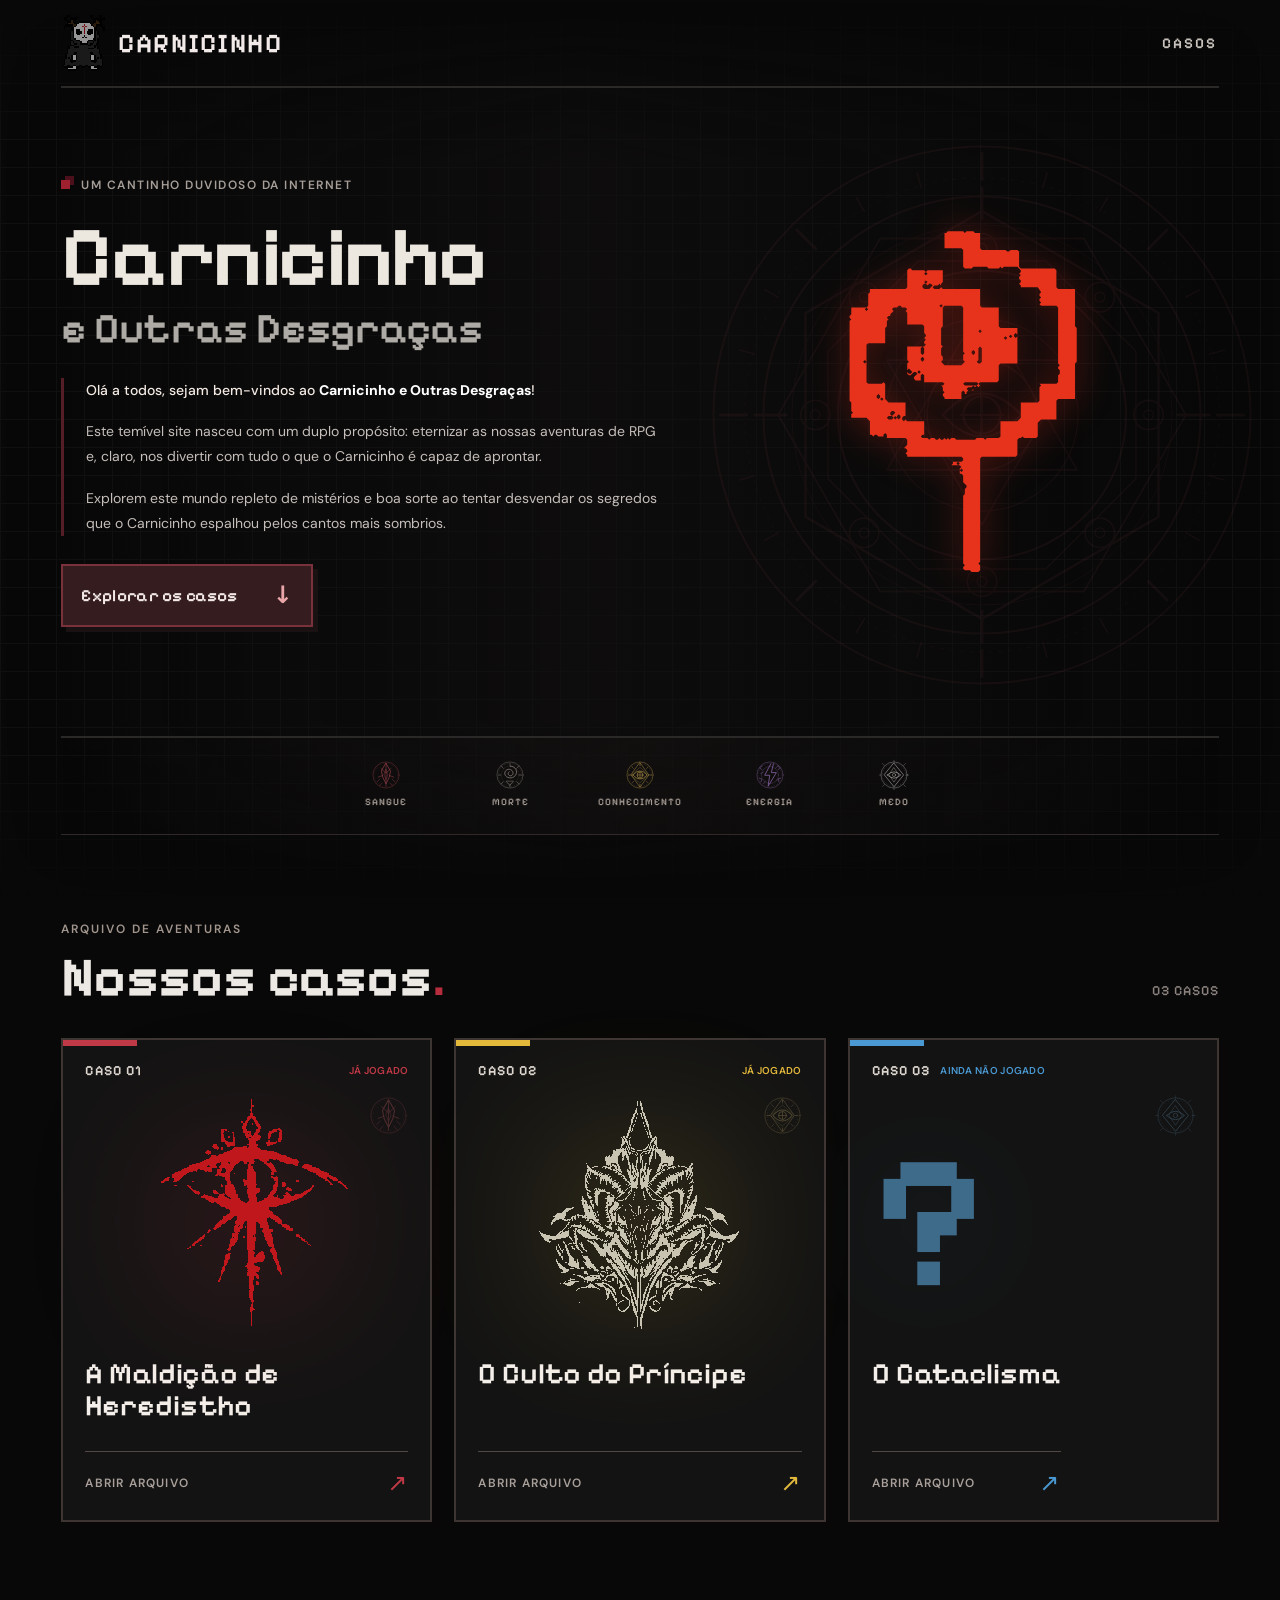
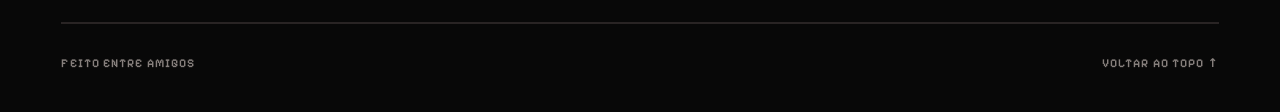
<file: index.html>
<!doctype html>
<html lang="pt-BR">
<head>
  <meta charset="utf-8">
  <meta name="viewport" content="width=device-width,initial-scale=1">
  <meta name="theme-color" content="#080808">
  <meta name="description" content="Carnicinho e Outras Desgraças. Nossas aventuras de RPG e novos mistérios.">
  <title>Carnicinho e Outras Desgraças</title>
  <link rel="preconnect" href="https://fonts.googleapis.com">
  <link rel="preconnect" href="https://fonts.gstatic.com" crossorigin>
  <link href="https://fonts.googleapis.com/css2?family=DM+Sans:wght@400;500;600;700;800&family=Pixelify+Sans:wght@400;500;600;700&display=swap" rel="stylesheet">
  <link rel="stylesheet" href="styles.css?v=carnicinho-4">
  <link rel="stylesheet" href="sigilos.css?v=1">
  <script src="script.js?v=carnicinho-1" defer></script>
</head>
<body>
<a class="skip-link" href="#casos">Ir para os casos</a>
<div class="pixel-pattern" aria-hidden="true"></div>
<div class="site" id="inicio">
  <header class="site-header">
    <a href="#inicio" class="brand" aria-label="Voltar ao início">
      <img class="brand-mascot" src="[data-uri]" alt="" width="56" height="72">
      <span class="brand-label">CARNICINHO</span>
    </a>
    <nav aria-label="Navegação"><a href="#casos">CASOS</a></nav>
  </header>

  <main>
    <section class="hero" aria-labelledby="site-title">
      <span class="occult-mandala" aria-hidden="true"></span>
      <div class="hero-content">
        <span class="eyebrow"><span class="red-pixel" aria-hidden="true"></span> UM CANTINHO DUVIDOSO DA INTERNET</span>
        <h1 id="site-title"><span>Carnicinho</span><small>e Outras Desgraças</small></h1>
        <div class="intro" aria-label="Boas-vindas">
          <p>Olá a todos, sejam bem-vindos ao <strong>Carnicinho e Outras Desgraças</strong>!</p>
          <p>Este temível site nasceu com um duplo propósito: eternizar as nossas aventuras de RPG e, claro, nos divertir com tudo o que o Carnicinho é capaz de aprontar.</p>
          <p>Explorem este mundo repleto de mistérios e boa sorte ao tentar desvendar os segredos que o Carnicinho espalhou pelos cantos mais sombrios.</p>
        </div>
        <a class="primary-link" href="#casos">Explorar os casos <span aria-hidden="true">↓</span></a>
      </div>
      <div class="hero-symbol" aria-hidden="true">
        <svg xmlns="http://www.w3.org/2000/svg" viewBox="0 0 151 220" aria-hidden="true" focusable="false"><path fill="#e7331c" fill-rule="evenodd" d="M66,9L65,10L64,10L64,19L74,19L75,20L75,30L76,31L80,31L81,30L89,30L90,31L96,31L97,30L98,31L99,30L107,30L109,32L109,33L108,34L109,35L108,36L108,37L109,38L109,39L108,40L109,41L109,42L119,42L121,45L120,46L120,47L121,48L120,49L120,50L121,51L120,52L121,53L130,53L131,54L131,87L132,88L131,89L131,90L132,91L132,93L131,94L131,98L130,99L120,99L121,100L120,101L120,109L119,110L109,110L109,119L107,121L97,121L97,130L96,131L89,131L88,132L87,131L83,131L82,132L71,132L70,131L68,131L67,132L66,131L65,132L64,131L63,132L62,132L61,131L60,132L59,132L58,131L56,131L55,132L54,131L51,131L50,130L51,129L52,129L52,121L42,121L41,120L40,121L39,120L39,119L40,118L41,118L41,110L31,110L29,108L29,99L28,98L27,99L19,99L18,98L18,76L19,75L29,75L29,66L30,65L30,62L31,61L30,60L31,59L32,59L32,58L34,56L36,56L34,56L33,55L34,54L36,54L37,53L38,53L39,54L41,54L42,55L41,56L39,56L41,56L42,57L42,64L51,64L52,65L52,69L53,70L53,71L52,72L53,73L52,74L52,75L53,76L52,77L42,77L42,85L43,86L42,87L42,93L43,94L44,94L46,92L47,92L48,93L46,95L46,96L47,97L50,97L50,94L51,93L52,94L52,98L63,98L64,99L63,100L62,100L61,101L61,102L61,101L62,100L63,101L63,103L64,104L63,105L63,106L64,107L64,108L74,108L74,104L75,103L76,104L76,105L77,105L77,104L78,103L81,103L81,102L83,100L84,101L85,100L84,99L85,98L95,98L96,97L96,88L97,87L107,87L107,66L97,66L96,65L96,54L86,54L85,53L85,43L63,43L62,42L62,40L63,39L63,32L54,32L53,33L52,32L45,32L44,31L43,31L42,32L42,42L41,43L20,43L20,45L19,46L19,53L18,54L9,54L9,58L8,59L8,60L9,61L8,62L8,109L9,110L9,115L10,116L9,117L9,119L18,119L20,121L20,129L21,129L22,130L23,129L24,129L25,130L28,130L28,129L29,128L30,129L30,131L41,131L42,132L42,135L40,137L39,137L41,137L42,138L42,139L41,140L42,141L42,142L74,142L75,143L75,144L74,145L69,145L69,146L68,147L66,147L73,147L74,148L73,149L73,152L74,152L75,153L75,157L77,159L77,160L76,161L76,164L75,165L75,205L76,206L75,207L75,208L76,209L79,209L80,210L84,210L85,209L85,206L84,205L85,204L85,143L86,142L106,142L107,141L107,132L108,131L109,131L110,130L111,131L118,131L119,130L119,122L121,120L130,120L130,109L131,108L141,108L141,87L142,86L142,66L141,65L141,43L131,43L130,42L130,32L129,31L109,31L108,30L108,21L107,20L103,20L102,21L101,21L100,20L86,20L85,19L85,10L82,10L81,9L77,9L76,10L75,9Z M73,150L74,149L75,150L74,151Z M71,146L72,145L73,146L72,147Z M34,119L35,118L36,119L35,120Z M30,119L31,118L33,118L34,119L33,120L31,120Z M36,118L37,117L38,118L38,119L37,120L36,119Z M32,117L32,116L33,115L34,115L35,116L33,118Z M26,108L27,107L28,108L27,109Z M24,106L25,105L26,106L26,107L25,108L24,107Z M77,102L78,101L80,101L81,102L80,103L78,103Z M80,101L81,100L82,101L81,102Z M75,99L76,98L83,98L84,99L83,100L76,100Z M48,92L49,91L50,92L49,93Z M42,91L43,90L45,92L44,93L43,93L42,92Z M16,86L17,85L18,86L17,87Z M50,84L51,83L52,84L52,85L51,86L50,85Z M80,80L81,79L82,80L82,81L81,82L80,81Z M85,77L86,78L86,86L85,87L84,87L83,86L84,85L84,78Z M51,77L52,78L52,81L51,82L50,81L50,78Z M99,72L100,71L101,72L100,73Z M102,71L103,70L104,71L103,72Z M105,70L106,69L107,70L107,71L106,72L105,71Z M84,68L85,67L86,68L85,69Z M17,55L18,54L19,55L18,56Z M64,53L74,53L75,54L75,80L76,81L75,82L75,85L76,86L74,88L64,88L62,86L63,85L63,83L62,82L62,78L63,77L62,76L62,66L63,65L63,54Z M61,53L62,52L63,53L62,54Z M62,41L62,42L61,43L58,43L57,42L58,41L60,41L61,40Z M51,42L51,41L52,40L53,40L54,41L55,40L56,40L57,41L55,43L52,43Z M52,39L53,38L54,39L53,40Z M52,34L53,33L54,34L53,35Z"/></svg>
      </div>
    </section>

    <div class="occult-elements" aria-hidden="true">
      <div class="occult-element"><i class="occult-mark mark-blood"></i><span>SANGUE</span></div>
      <div class="occult-element"><i class="occult-mark mark-death"></i><span>MORTE</span></div>
      <div class="occult-element"><i class="occult-mark mark-knowledge"></i><span>CONHECIMENTO</span></div>
      <div class="occult-element"><i class="occult-mark mark-energy"></i><span>ENERGIA</span></div>
      <div class="occult-element"><i class="occult-mark mark-fear"></i><span>MEDO</span></div>
    </div>



    <section class="cases" id="casos" aria-labelledby="cases-title">
      <div class="section-top">
        <div><span class="section-kicker">ARQUIVO DE AVENTURAS</span><h2 id="cases-title">Nossos casos<span class="red-dot">.</span></h2></div>
        <span class="case-count">03 CASOS</span>
      </div>
      <div class="case-grid">
        <a class="case-card heredistho" href="heredistho.html" aria-label="Explorar A Maldição de Heredistho">
          <span class="card-occult occult-mark mark-blood" aria-hidden="true"></span>
          <span class="case-top"><span>CASO 01</span><span class="status">JÁ JOGADO</span></span>
          <span class="case-art"><img src="[data-uri]" alt="" width="303" height="320"></span>
          <span class="case-bottom"><span class="case-name">A Maldição de Heredistho</span><span class="case-open">ABRIR ARQUIVO <span aria-hidden="true">↗</span></span></span>
        </a>
        <a class="case-card principe" href="principe.html" aria-label="Explorar O Culto do Príncipe">
          <span class="card-occult occult-mark mark-knowledge" aria-hidden="true"></span>
          <span class="case-top"><span>CASO 02</span><span class="status">JÁ JOGADO</span></span>
          <span class="case-art"><img src="[data-uri]" alt="" width="288" height="290"></span>
          <span class="case-bottom"><span class="case-name">O Culto do Príncipe</span><span class="case-open">ABRIR ARQUIVO <span aria-hidden="true">↗</span></span></span>
        </a>
        <button class="case-card cataclisma" data-case="cataclisma" type="button" aria-label="Abrir O Cataclisma">
          <span class="card-occult occult-mark mark-fear" aria-hidden="true"></span>
          <span class="case-top"><span>CASO 03</span><span class="status">AINDA NÃO JOGADO</span></span>
          <span class="case-art unknown-art" aria-hidden="true"><span>?</span></span>
          <span class="case-bottom"><span class="case-name">O Cataclisma</span><span class="case-open">ABRIR ARQUIVO <span aria-hidden="true">↗</span></span></span>
        </button>
      </div>
    </section>
  </main>

  <footer class="site-footer"><span>FEITO ENTRE AMIGOS</span><a href="#inicio">VOLTAR AO TOPO ↑</a></footer>
</div>

<dialog id="case-dialog" aria-labelledby="dialog-title">
 <div class="dialog-content">
   <div class="dialog-head"><span id="dialog-number">CASO 01</span><button id="dialog-close" type="button" aria-label="Fechar">×</button></div>
   <span id="dialog-status" class="dialog-status">JÁ JOGADO</span>
   <h2 id="dialog-title">A Maldição de Heredistho</h2>
   <p>Esta área ainda está sendo preparada.</p>
   <button id="dialog-back" type="button" class="dialog-back">VOLTAR AOS CASOS</button>
 </div>
</dialog>
</body>
</html>
</file>
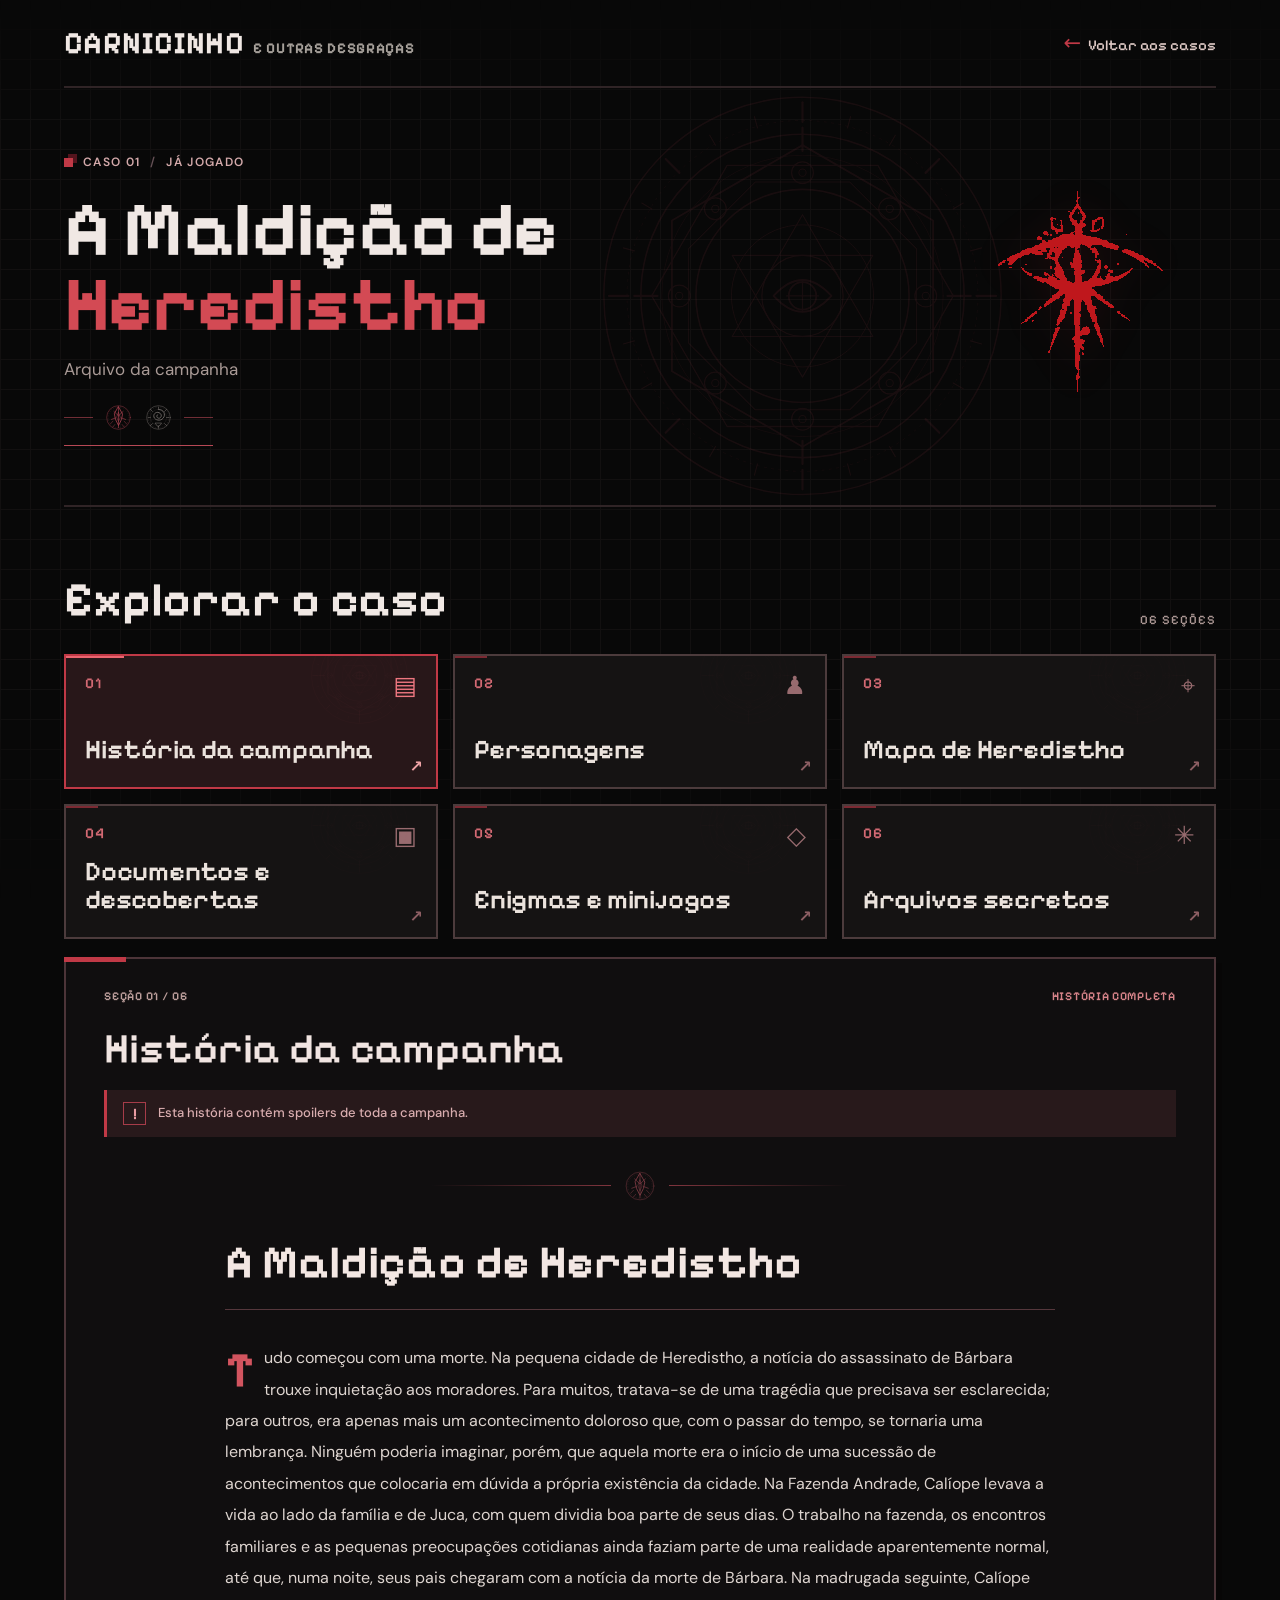
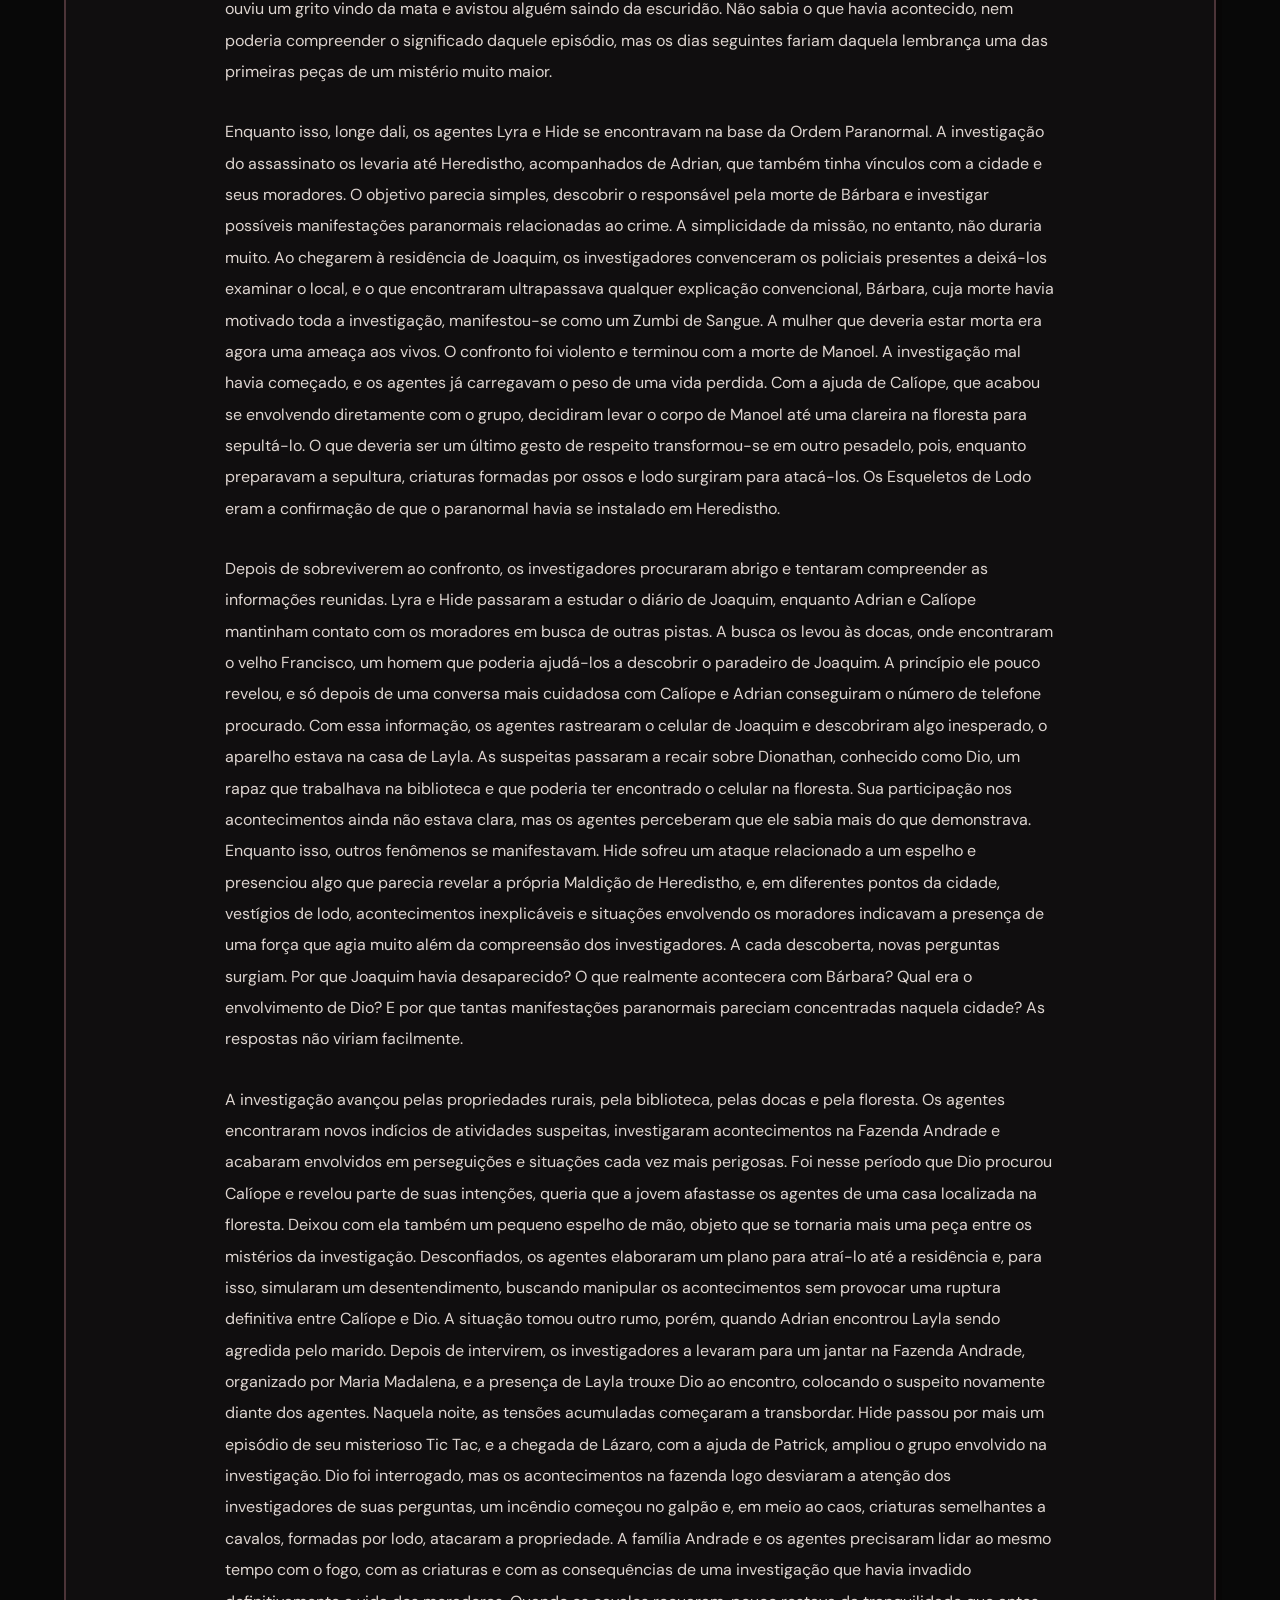
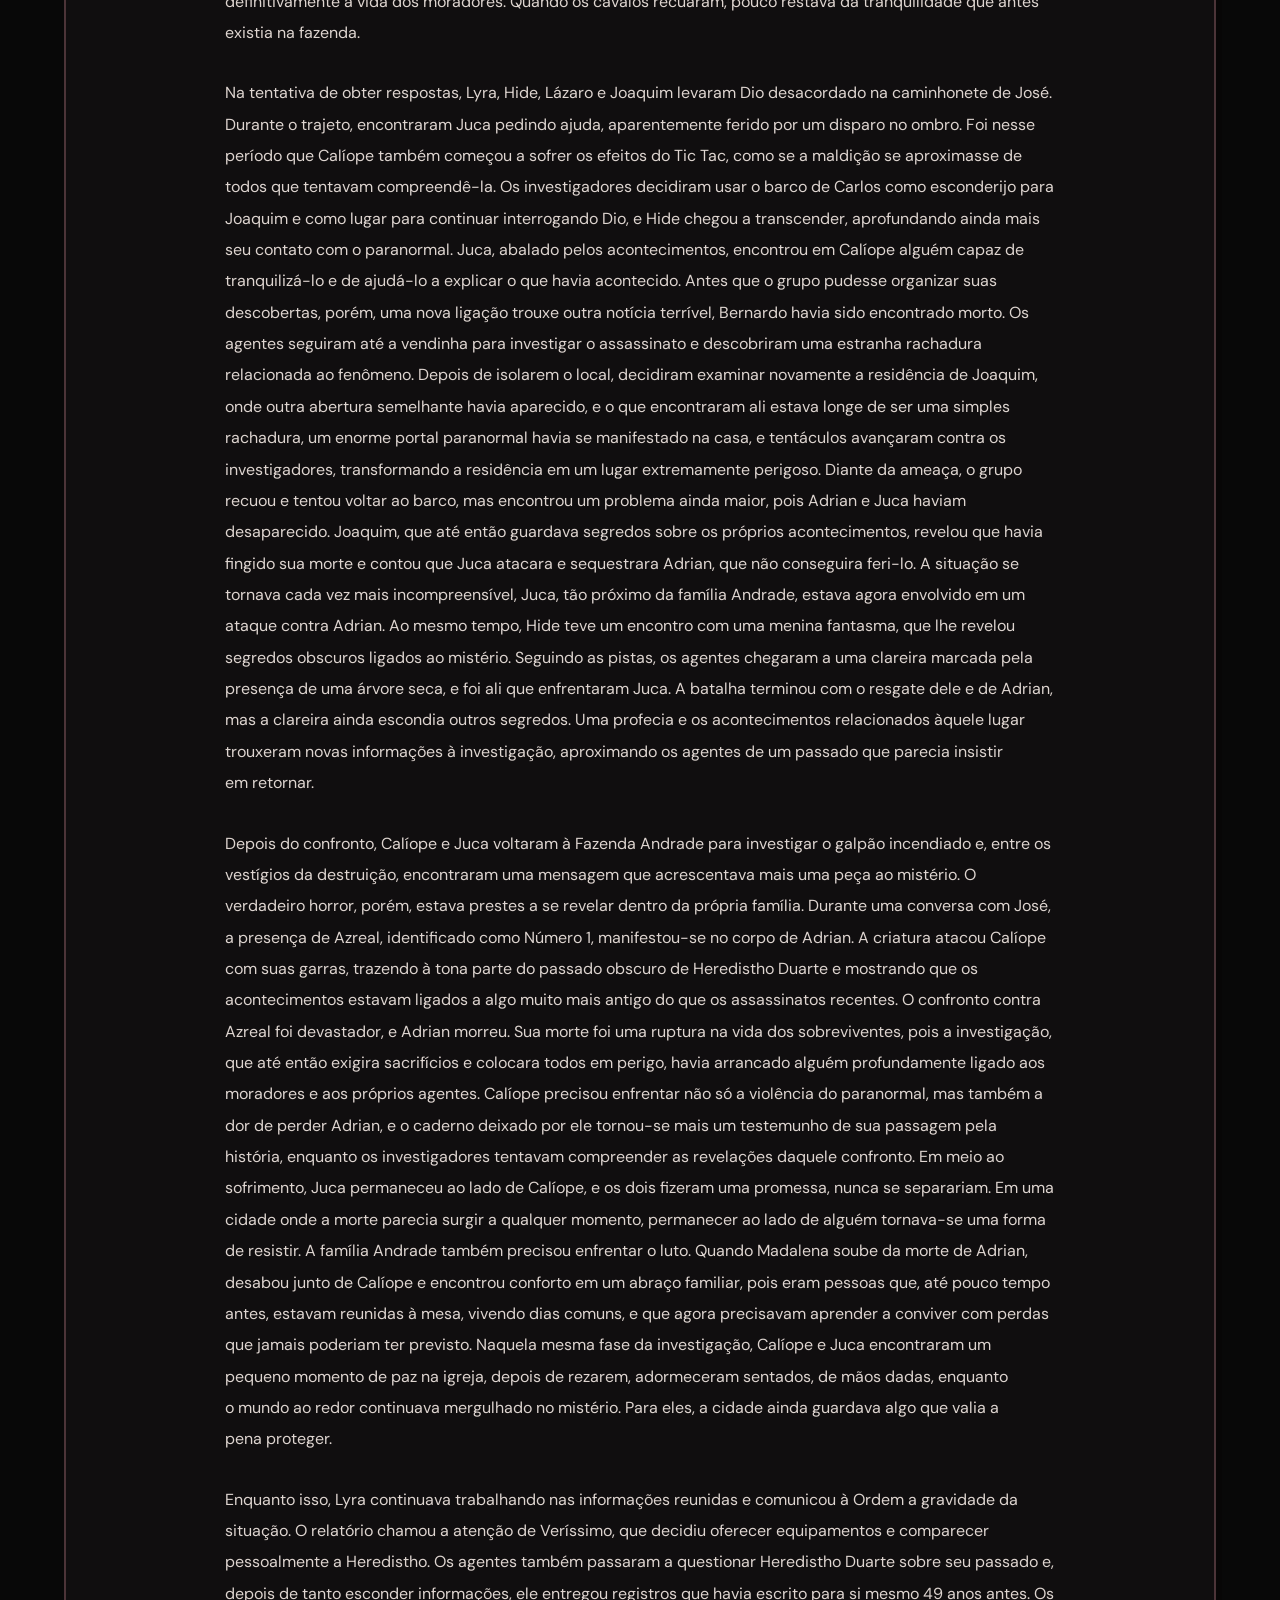
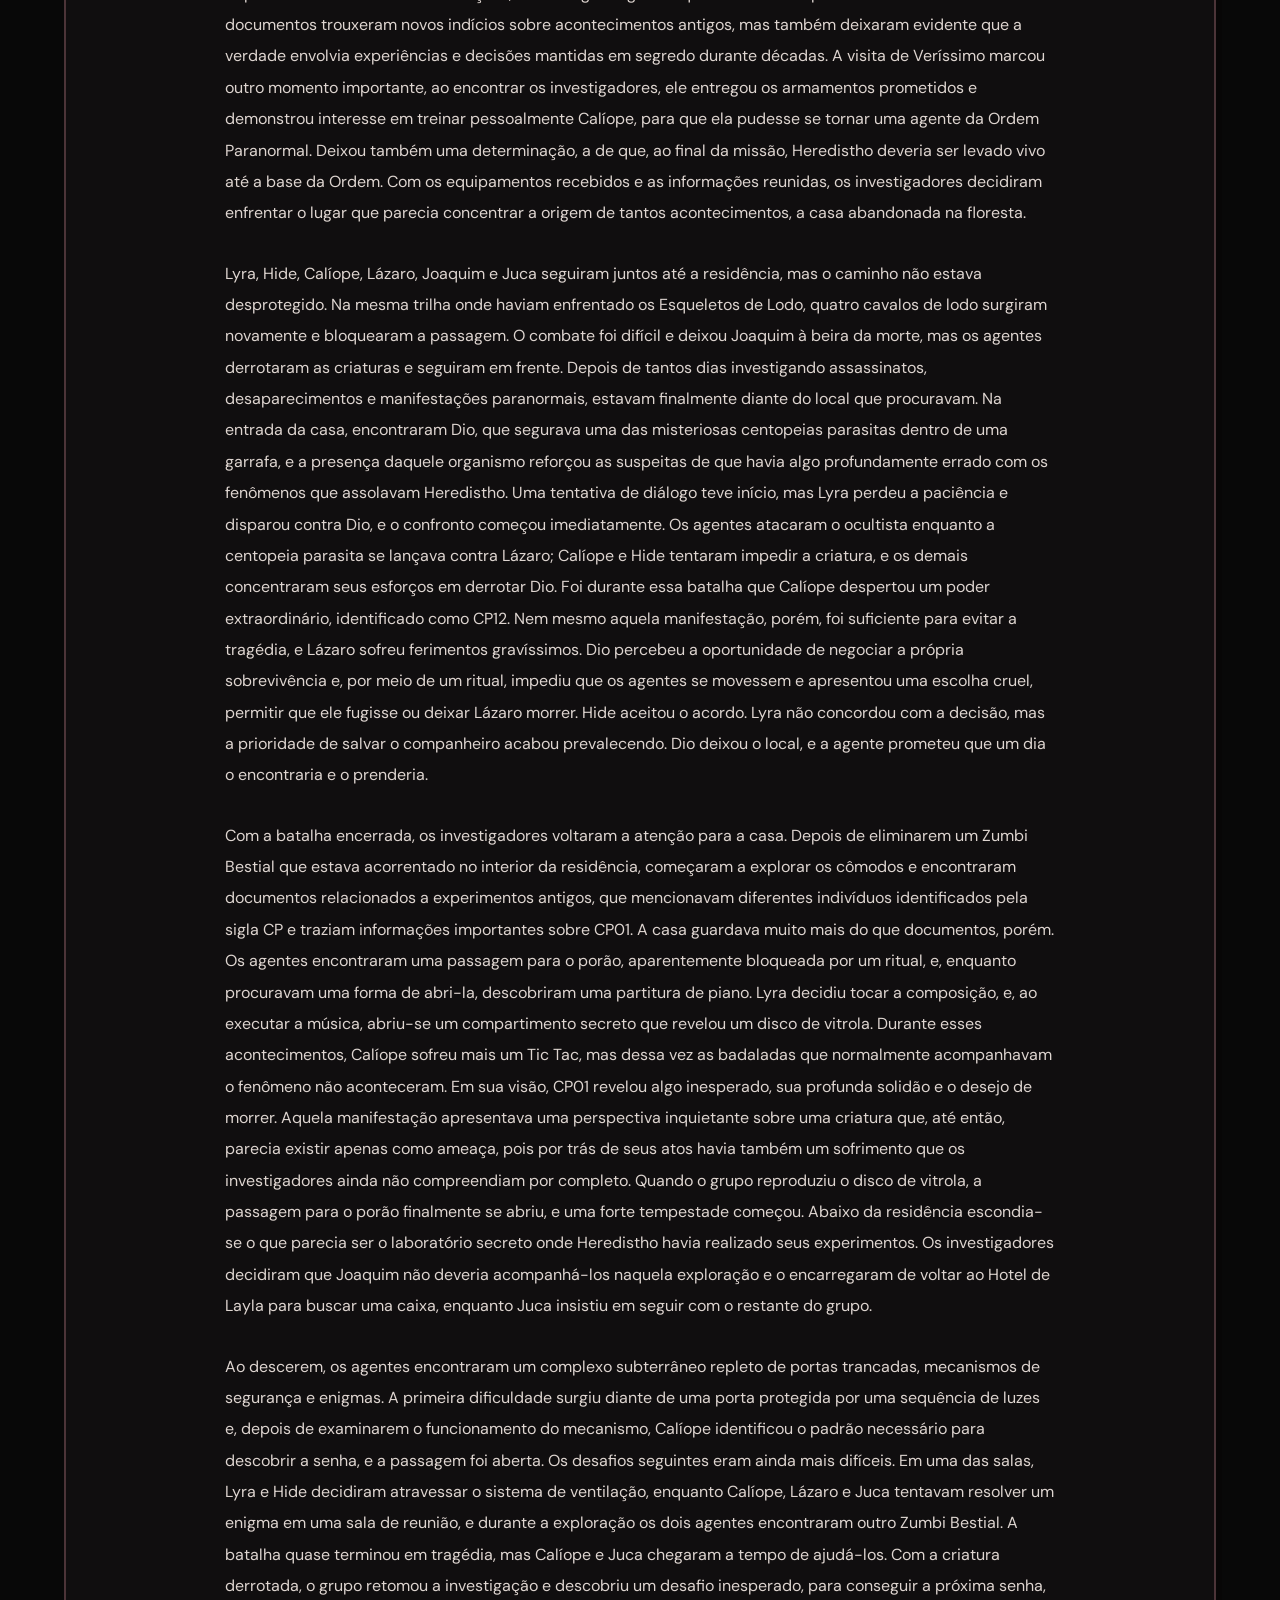
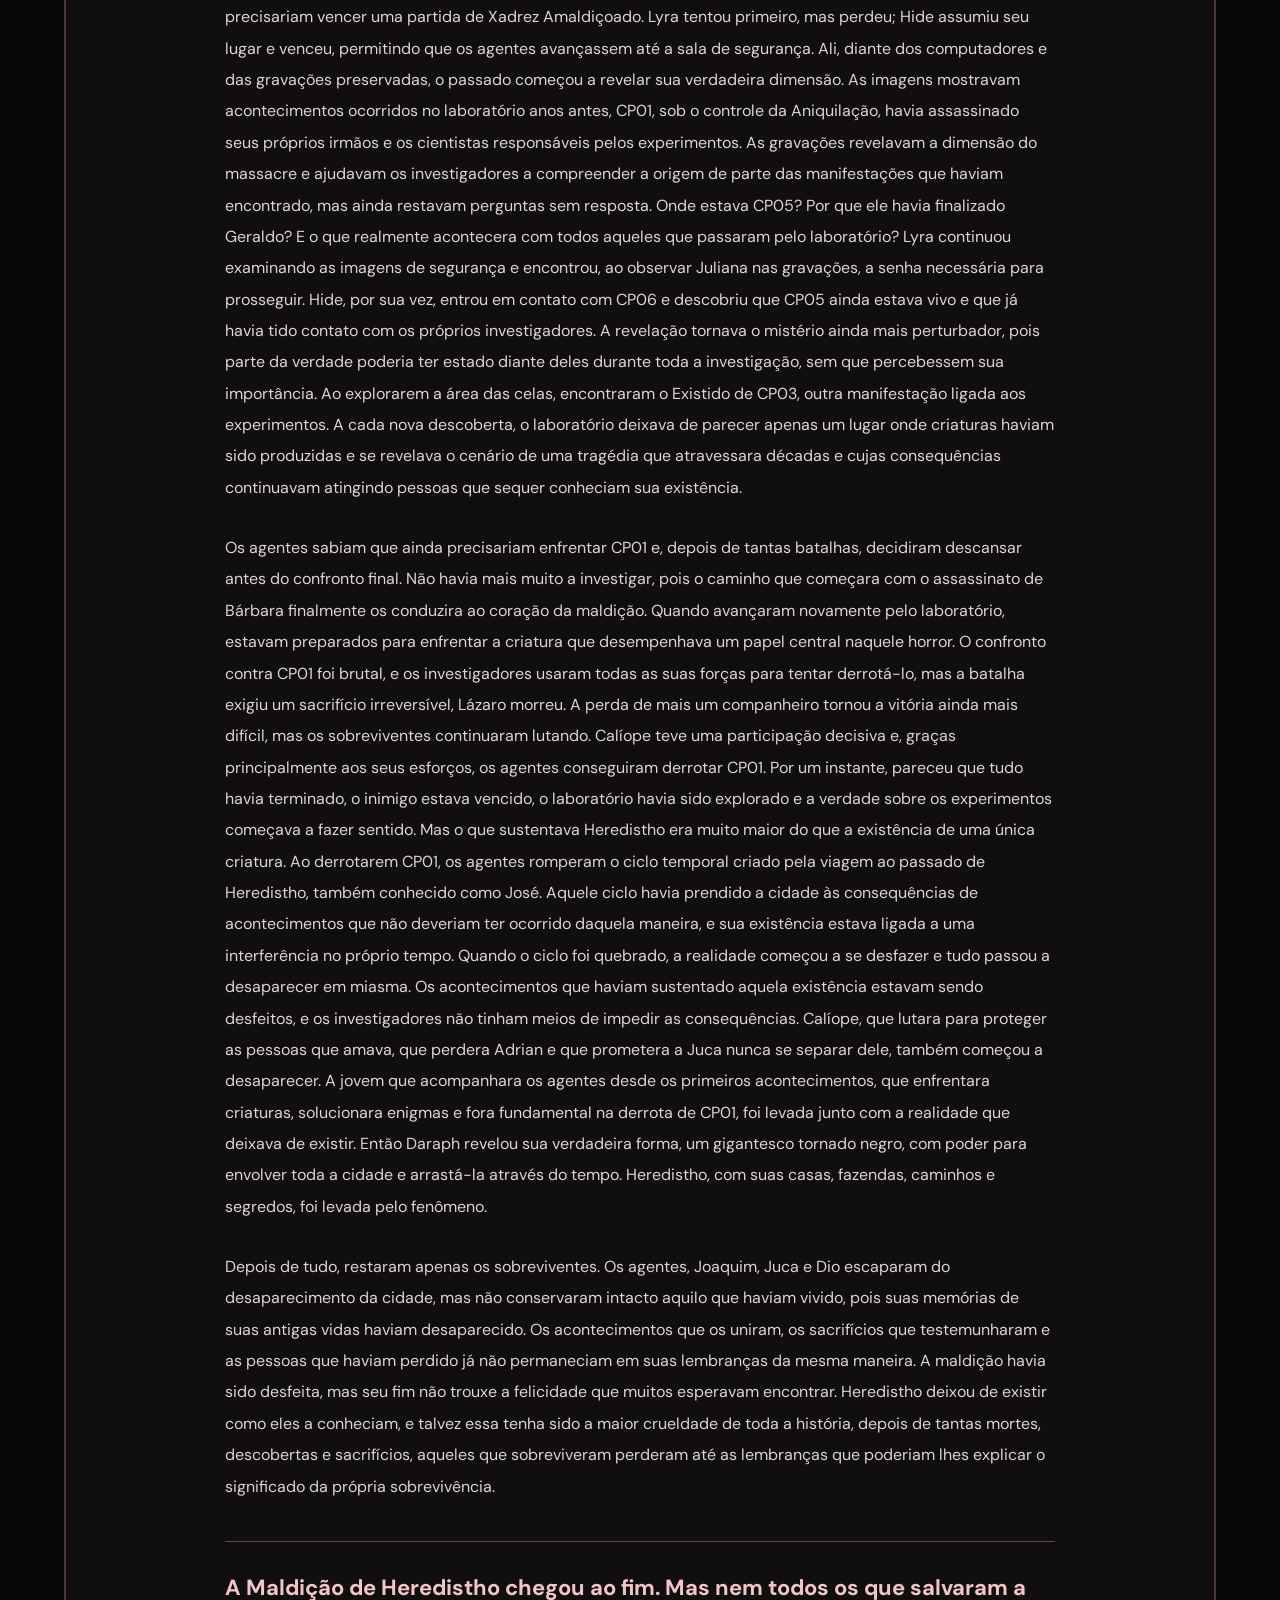
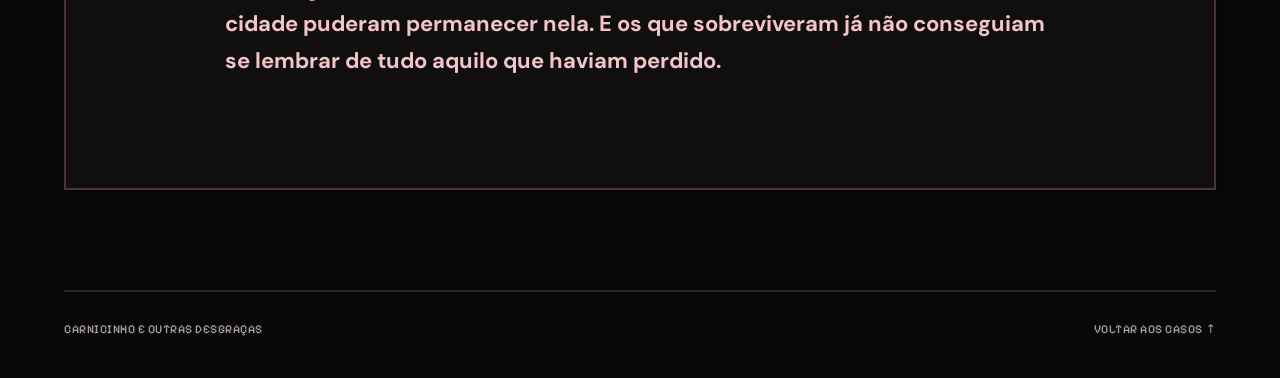
<file: heredistho.html>
<!doctype html>
<html lang="pt-BR">
<head>
  <meta charset="utf-8">
  <meta name="viewport" content="width=device-width,initial-scale=1">
  <meta name="theme-color" content="#080808">
  <meta name="description" content="A Maldição de Heredistho no Carnicinho e Outras Desgraças.">
  <title>A Maldição de Heredistho | Carnicinho e Outras Desgraças</title>
  <link rel="preconnect" href="https://fonts.googleapis.com">
  <link rel="preconnect" href="https://fonts.gstatic.com" crossorigin>
  <link href="https://fonts.googleapis.com/css2?family=DM+Sans:wght@400;500;600;700;800&family=Pixelify+Sans:wght@400;500;600;700&display=swap" rel="stylesheet">
  <link rel="stylesheet" href="heredistho.css?v=3">
  <link rel="stylesheet" href="sigilos.css?v=1">
  <script src="heredistho.js?v=1" defer></script>
  <script src="heredistho-quiz.js?v=2" defer></script>
</head>
<body class="case-blood">
<a href="#arquivo" class="skip-link">Ir para as seções</a>
<div class="pixel-pattern" aria-hidden="true"></div>
<div class="site">
  <header class="site-header">
    <a class="brand" href="index.html" aria-label="Carnicinho e Outras Desgraças, página inicial">CARNICINHO <span class="brand-small">E OUTRAS DESGRAÇAS</span></a>
    <a href="index.html#casos" class="back-link"><span aria-hidden="true">←</span> Voltar aos casos</a>
  </header>

  <main>
    <section class="case-hero" aria-labelledby="case-title">
      <span class="occult-mandala" aria-hidden="true"></span>
      <div class="case-hero-copy">
        <span class="overline"><span class="red-square" aria-hidden="true"></span> CASO 01 <span class="status-separator">/</span> JÁ JOGADO</span>
        <h1 id="case-title">A Maldição de <span>Heredistho</span></h1>
        <p class="hero-subline">Arquivo da campanha</p>
        <div class="case-omens" aria-hidden="true"><span class="occult-mark mark-blood"></span><span class="occult-mark mark-death"></span></div>
      </div>
      <div class="case-hero-symbol">
        <img src="[data-uri]" width="303" height="320" alt="Símbolo vermelho de A Maldição de Heredistho">
      </div>
    </section>

    <section class="archive" id="arquivo" aria-labelledby="archive-heading">
      <div class="archive-heading"><h2 id="archive-heading">Explorar o caso</h2><span>06 SEÇÕES</span></div>
      <div class="tabs" role="tablist" aria-label="Áreas de A Maldição de Heredistho">
        <button class="tab" type="button" role="tab" id="tab-historia" aria-controls="panel-historia" aria-selected="true" tabindex="0" data-tab="historia">
          <span class="tab-number">01</span><span class="tab-icon" aria-hidden="true">▤</span><span class="tab-label">História da campanha</span><span class="tab-corner" aria-hidden="true">↗</span>
        </button>
        <button class="tab" type="button" role="tab" id="tab-personagens" aria-controls="panel-personagens" aria-selected="false" tabindex="-1" data-tab="personagens">
          <span class="tab-number">02</span><span class="tab-icon" aria-hidden="true">♟</span><span class="tab-label">Personagens</span><span class="tab-corner" aria-hidden="true">↗</span>
        </button>
        <button class="tab" type="button" role="tab" id="tab-mapa" aria-controls="panel-mapa" aria-selected="false" tabindex="-1" data-tab="mapa">
          <span class="tab-number">03</span><span class="tab-icon" aria-hidden="true">⌖</span><span class="tab-label">Mapa de Heredistho</span><span class="tab-corner" aria-hidden="true">↗</span>
        </button>
        <button class="tab" type="button" role="tab" id="tab-documentos" aria-controls="panel-documentos" aria-selected="false" tabindex="-1" data-tab="documentos">
          <span class="tab-number">04</span><span class="tab-icon" aria-hidden="true">▣</span><span class="tab-label">Documentos e descobertas</span><span class="tab-corner" aria-hidden="true">↗</span>
        </button>
        <button class="tab" type="button" role="tab" id="tab-enigmas" aria-controls="panel-enigmas" aria-selected="false" tabindex="-1" data-tab="enigmas">
          <span class="tab-number">05</span><span class="tab-icon" aria-hidden="true">◇</span><span class="tab-label">Enigmas e minijogos</span><span class="tab-corner" aria-hidden="true">↗</span>
        </button>
        <button class="tab" type="button" role="tab" id="tab-secretos" aria-controls="panel-secretos" aria-selected="false" tabindex="-1" data-tab="secretos">
          <span class="tab-number">06</span><span class="tab-icon" aria-hidden="true">✳</span><span class="tab-label">Arquivos secretos</span><span class="tab-corner" aria-hidden="true">↗</span>
        </button>
      </div>
      <div class="panel-wrap">
      <section class="tab-panel story-panel" id="panel-historia" role="tabpanel" tabindex="0" aria-labelledby="tab-historia">
        <div class="panel-top"><span>SEÇÃO 01 / 06</span><span class="panel-state story-state">HISTÓRIA COMPLETA</span></div>
        <h3>História da campanha</h3>
        <div class="story-note"><span aria-hidden="true">!</span> Esta história contém spoilers de toda a campanha.</div>
        <div class="occult-seam" aria-hidden="true"><span class="occult-mark mark-blood"></span></div>
        <article class="story-article" aria-label="Narrativa completa de A Maldição de Heredistho">
          <h4 class="story-title">A Maldição de Heredistho</h4>
          <p>Tudo começou com uma morte. Na pequena cidade de Heredistho, a notícia do assassinato de Bárbara trouxe inquietação aos moradores. Para muitos, tratava-se de uma tragédia que precisava ser esclarecida; para outros, era apenas mais um acontecimento doloroso que, com o passar do tempo, se tornaria uma lembrança. Ninguém poderia imaginar, porém, que aquela morte era o início de uma sucessão de acontecimentos que colocaria em dúvida a própria existência da cidade. Na Fazenda Andrade, Calíope levava a vida ao lado da família e de Juca, com quem dividia boa parte de seus dias. O trabalho na fazenda, os encontros familiares e as pequenas preocupações cotidianas ainda faziam parte de uma realidade aparentemente normal, até que, numa noite, seus pais chegaram com a notícia da morte de Bárbara. Na madrugada seguinte, Calíope ouviu um grito vindo da mata e avistou alguém saindo da escuridão. Não sabia o que havia acontecido, nem poderia compreender o significado daquele episódio, mas os dias seguintes fariam daquela lembrança uma das primeiras peças de um mistério muito maior.</p>
          <p>Enquanto isso, longe dali, os agentes Lyra e Hide se encontravam na base da Ordem Paranormal. A investigação do assassinato os levaria até Heredistho, acompanhados de Adrian, que também tinha vínculos com a cidade e seus moradores. O objetivo parecia simples, descobrir o responsável pela morte de Bárbara e investigar possíveis manifestações paranormais relacionadas ao crime. A simplicidade da missão, no entanto, não duraria muito. Ao chegarem à residência de Joaquim, os investigadores convenceram os policiais presentes a deixá-los examinar o local, e o que encontraram ultrapassava qualquer explicação convencional, Bárbara, cuja morte havia motivado toda a investigação, manifestou-se como um Zumbi de Sangue. A mulher que deveria estar morta era agora uma ameaça aos vivos. O confronto foi violento e terminou com a morte de Manoel. A investigação mal havia começado, e os agentes já carregavam o peso de uma vida perdida. Com a ajuda de Calíope, que acabou se envolvendo diretamente com o grupo, decidiram levar o corpo de Manoel até uma clareira na floresta para sepultá-lo. O que deveria ser um último gesto de respeito transformou-se em outro pesadelo, pois, enquanto preparavam a sepultura, criaturas formadas por ossos e lodo surgiram para atacá-los. Os Esqueletos de Lodo eram a confirmação de que o paranormal havia se instalado em Heredistho.</p>
          <p>Depois de sobreviverem ao confronto, os investigadores procuraram abrigo e tentaram compreender as informações reunidas. Lyra e Hide passaram a estudar o diário de Joaquim, enquanto Adrian e Calíope mantinham contato com os moradores em busca de outras pistas. A busca os levou às docas, onde encontraram o velho Francisco, um homem que poderia ajudá-los a descobrir o paradeiro de Joaquim. A princípio ele pouco revelou, e só depois de uma conversa mais cuidadosa com Calíope e Adrian conseguiram o número de telefone procurado. Com essa informação, os agentes rastrearam o celular de Joaquim e descobriram algo inesperado, o aparelho estava na casa de Layla. As suspeitas passaram a recair sobre Dionathan, conhecido como Dio, um rapaz que trabalhava na biblioteca e que poderia ter encontrado o celular na floresta. Sua participação nos acontecimentos ainda não estava clara, mas os agentes perceberam que ele sabia mais do que demonstrava. Enquanto isso, outros fenômenos se manifestavam. Hide sofreu um ataque relacionado a um espelho e presenciou algo que parecia revelar a própria Maldição de Heredistho, e, em diferentes pontos da cidade, vestígios de lodo, acontecimentos inexplicáveis e situações envolvendo os moradores indicavam a presença de uma força que agia muito além da compreensão dos investigadores. A cada descoberta, novas perguntas surgiam. Por que Joaquim havia desaparecido? O que realmente acontecera com Bárbara? Qual era o envolvimento de Dio? E por que tantas manifestações paranormais pareciam concentradas naquela cidade? As respostas não viriam facilmente.</p>
          <p>A investigação avançou pelas propriedades rurais, pela biblioteca, pelas docas e pela floresta. Os agentes encontraram novos indícios de atividades suspeitas, investigaram acontecimentos na Fazenda Andrade e acabaram envolvidos em perseguições e situações cada vez mais perigosas. Foi nesse período que Dio procurou Calíope e revelou parte de suas intenções, queria que a jovem afastasse os agentes de uma casa localizada na floresta. Deixou com ela também um pequeno espelho de mão, objeto que se tornaria mais uma peça entre os mistérios da investigação. Desconfiados, os agentes elaboraram um plano para atraí-lo até a residência e, para isso, simularam um desentendimento, buscando manipular os acontecimentos sem provocar uma ruptura definitiva entre Calíope e Dio. A situação tomou outro rumo, porém, quando Adrian encontrou Layla sendo agredida pelo marido. Depois de intervirem, os investigadores a levaram para um jantar na Fazenda Andrade, organizado por Maria Madalena, e a presença de Layla trouxe Dio ao encontro, colocando o suspeito novamente diante dos agentes. Naquela noite, as tensões acumuladas começaram a transbordar. Hide passou por mais um episódio de seu misterioso Tic Tac, e a chegada de Lázaro, com a ajuda de Patrick, ampliou o grupo envolvido na investigação. Dio foi interrogado, mas os acontecimentos na fazenda logo desviaram a atenção dos investigadores de suas perguntas, um incêndio começou no galpão e, em meio ao caos, criaturas semelhantes a cavalos, formadas por lodo, atacaram a propriedade. A família Andrade e os agentes precisaram lidar ao mesmo tempo com o fogo, com as criaturas e com as consequências de uma investigação que havia invadido definitivamente a vida dos moradores. Quando os cavalos recuaram, pouco restava da tranquilidade que antes existia na fazenda.</p>
          <p>Na tentativa de obter respostas, Lyra, Hide, Lázaro e Joaquim levaram Dio desacordado na caminhonete de José. Durante o trajeto, encontraram Juca pedindo ajuda, aparentemente ferido por um disparo no ombro. Foi nesse período que Calíope também começou a sofrer os efeitos do Tic Tac, como se a maldição se aproximasse de todos que tentavam compreendê-la. Os investigadores decidiram usar o barco de Carlos como esconderijo para Joaquim e como lugar para continuar interrogando Dio, e Hide chegou a transcender, aprofundando ainda mais seu contato com o paranormal. Juca, abalado pelos acontecimentos, encontrou em Calíope alguém capaz de tranquilizá-lo e de ajudá-lo a explicar o que havia acontecido. Antes que o grupo pudesse organizar suas descobertas, porém, uma nova ligação trouxe outra notícia terrível, Bernardo havia sido encontrado morto. Os agentes seguiram até a vendinha para investigar o assassinato e descobriram uma estranha rachadura relacionada ao fenômeno. Depois de isolarem o local, decidiram examinar novamente a residência de Joaquim, onde outra abertura semelhante havia aparecido, e o que encontraram ali estava longe de ser uma simples rachadura, um enorme portal paranormal havia se manifestado na casa, e tentáculos avançaram contra os investigadores, transformando a residência em um lugar extremamente perigoso. Diante da ameaça, o grupo recuou e tentou voltar ao barco, mas encontrou um problema ainda maior, pois Adrian e Juca haviam desaparecido. Joaquim, que até então guardava segredos sobre os próprios acontecimentos, revelou que havia fingido sua morte e contou que Juca atacara e sequestrara Adrian, que não conseguira feri-lo. A situação se tornava cada vez mais incompreensível, Juca, tão próximo da família Andrade, estava agora envolvido em um ataque contra Adrian. Ao mesmo tempo, Hide teve um encontro com uma menina fantasma, que lhe revelou segredos obscuros ligados ao mistério. Seguindo as pistas, os agentes chegaram a uma clareira marcada pela presença de uma árvore seca, e foi ali que enfrentaram Juca. A batalha terminou com o resgate dele e de Adrian, mas a clareira ainda escondia outros segredos. Uma profecia e os acontecimentos relacionados àquele lugar trouxeram novas informações à investigação, aproximando os agentes de um passado que parecia insistir em retornar.</p>
          <p>Depois do confronto, Calíope e Juca voltaram à Fazenda Andrade para investigar o galpão incendiado e, entre os vestígios da destruição, encontraram uma mensagem que acrescentava mais uma peça ao mistério. O verdadeiro horror, porém, estava prestes a se revelar dentro da própria família. Durante uma conversa com José, a presença de Azreal, identificado como Número 1, manifestou-se no corpo de Adrian. A criatura atacou Calíope com suas garras, trazendo à tona parte do passado obscuro de Heredistho Duarte e mostrando que os acontecimentos estavam ligados a algo muito mais antigo do que os assassinatos recentes. O confronto contra Azreal foi devastador, e Adrian morreu. Sua morte foi uma ruptura na vida dos sobreviventes, pois a investigação, que até então exigira sacrifícios e colocara todos em perigo, havia arrancado alguém profundamente ligado aos moradores e aos próprios agentes. Calíope precisou enfrentar não só a violência do paranormal, mas também a dor de perder Adrian, e o caderno deixado por ele tornou-se mais um testemunho de sua passagem pela história, enquanto os investigadores tentavam compreender as revelações daquele confronto. Em meio ao sofrimento, Juca permaneceu ao lado de Calíope, e os dois fizeram uma promessa, nunca se separariam. Em uma cidade onde a morte parecia surgir a qualquer momento, permanecer ao lado de alguém tornava-se uma forma de resistir. A família Andrade também precisou enfrentar o luto. Quando Madalena soube da morte de Adrian, desabou junto de Calíope e encontrou conforto em um abraço familiar, pois eram pessoas que, até pouco tempo antes, estavam reunidas à mesa, vivendo dias comuns, e que agora precisavam aprender a conviver com perdas que jamais poderiam ter previsto. Naquela mesma fase da investigação, Calíope e Juca encontraram um pequeno momento de paz na igreja, depois de rezarem, adormeceram sentados, de mãos dadas, enquanto o mundo ao redor continuava mergulhado no mistério. Para eles, a cidade ainda guardava algo que valia a pena proteger.</p>
          <p>Enquanto isso, Lyra continuava trabalhando nas informações reunidas e comunicou à Ordem a gravidade da situação. O relatório chamou a atenção de Veríssimo, que decidiu oferecer equipamentos e comparecer pessoalmente a Heredistho. Os agentes também passaram a questionar Heredistho Duarte sobre seu passado e, depois de tanto esconder informações, ele entregou registros que havia escrito para si mesmo 49 anos antes. Os documentos trouxeram novos indícios sobre acontecimentos antigos, mas também deixaram evidente que a verdade envolvia experiências e decisões mantidas em segredo durante décadas. A visita de Veríssimo marcou outro momento importante, ao encontrar os investigadores, ele entregou os armamentos prometidos e demonstrou interesse em treinar pessoalmente Calíope, para que ela pudesse se tornar uma agente da Ordem Paranormal. Deixou também uma determinação, a de que, ao final da missão, Heredistho deveria ser levado vivo até a base da Ordem. Com os equipamentos recebidos e as informações reunidas, os investigadores decidiram enfrentar o lugar que parecia concentrar a origem de tantos acontecimentos, a casa abandonada na floresta.</p>
          <p>Lyra, Hide, Calíope, Lázaro, Joaquim e Juca seguiram juntos até a residência, mas o caminho não estava desprotegido. Na mesma trilha onde haviam enfrentado os Esqueletos de Lodo, quatro cavalos de lodo surgiram novamente e bloquearam a passagem. O combate foi difícil e deixou Joaquim à beira da morte, mas os agentes derrotaram as criaturas e seguiram em frente. Depois de tantos dias investigando assassinatos, desaparecimentos e manifestações paranormais, estavam finalmente diante do local que procuravam. Na entrada da casa, encontraram Dio, que segurava uma das misteriosas centopeias parasitas dentro de uma garrafa, e a presença daquele organismo reforçou as suspeitas de que havia algo profundamente errado com os fenômenos que assolavam Heredistho. Uma tentativa de diálogo teve início, mas Lyra perdeu a paciência e disparou contra Dio, e o confronto começou imediatamente. Os agentes atacaram o ocultista enquanto a centopeia parasita se lançava contra Lázaro; Calíope e Hide tentaram impedir a criatura, e os demais concentraram seus esforços em derrotar Dio. Foi durante essa batalha que Calíope despertou um poder extraordinário, identificado como CP12. Nem mesmo aquela manifestação, porém, foi suficiente para evitar a tragédia, e Lázaro sofreu ferimentos gravíssimos. Dio percebeu a oportunidade de negociar a própria sobrevivência e, por meio de um ritual, impediu que os agentes se movessem e apresentou uma escolha cruel, permitir que ele fugisse ou deixar Lázaro morrer. Hide aceitou o acordo. Lyra não concordou com a decisão, mas a prioridade de salvar o companheiro acabou prevalecendo. Dio deixou o local, e a agente prometeu que um dia o encontraria e o prenderia.</p>
          <p>Com a batalha encerrada, os investigadores voltaram a atenção para a casa. Depois de eliminarem um Zumbi Bestial que estava acorrentado no interior da residência, começaram a explorar os cômodos e encontraram documentos relacionados a experimentos antigos, que mencionavam diferentes indivíduos identificados pela sigla CP e traziam informações importantes sobre CP01. A casa guardava muito mais do que documentos, porém. Os agentes encontraram uma passagem para o porão, aparentemente bloqueada por um ritual, e, enquanto procuravam uma forma de abri-la, descobriram uma partitura de piano. Lyra decidiu tocar a composição, e, ao executar a música, abriu-se um compartimento secreto que revelou um disco de vitrola. Durante esses acontecimentos, Calíope sofreu mais um Tic Tac, mas dessa vez as badaladas que normalmente acompanhavam o fenômeno não aconteceram. Em sua visão, CP01 revelou algo inesperado, sua profunda solidão e o desejo de morrer. Aquela manifestação apresentava uma perspectiva inquietante sobre uma criatura que, até então, parecia existir apenas como ameaça, pois por trás de seus atos havia também um sofrimento que os investigadores ainda não compreendiam por completo. Quando o grupo reproduziu o disco de vitrola, a passagem para o porão finalmente se abriu, e uma forte tempestade começou. Abaixo da residência escondia-se o que parecia ser o laboratório secreto onde Heredistho havia realizado seus experimentos. Os investigadores decidiram que Joaquim não deveria acompanhá-los naquela exploração e o encarregaram de voltar ao Hotel de Layla para buscar uma caixa, enquanto Juca insistiu em seguir com o restante do grupo.</p>
          <p>Ao descerem, os agentes encontraram um complexo subterrâneo repleto de portas trancadas, mecanismos de segurança e enigmas. A primeira dificuldade surgiu diante de uma porta protegida por uma sequência de luzes e, depois de examinarem o funcionamento do mecanismo, Calíope identificou o padrão necessário para descobrir a senha, e a passagem foi aberta. Os desafios seguintes eram ainda mais difíceis. Em uma das salas, Lyra e Hide decidiram atravessar o sistema de ventilação, enquanto Calíope, Lázaro e Juca tentavam resolver um enigma em uma sala de reunião, e durante a exploração os dois agentes encontraram outro Zumbi Bestial. A batalha quase terminou em tragédia, mas Calíope e Juca chegaram a tempo de ajudá-los. Com a criatura derrotada, o grupo retomou a investigação e descobriu um desafio inesperado, para conseguir a próxima senha, precisariam vencer uma partida de Xadrez Amaldiçoado. Lyra tentou primeiro, mas perdeu; Hide assumiu seu lugar e venceu, permitindo que os agentes avançassem até a sala de segurança. Ali, diante dos computadores e das gravações preservadas, o passado começou a revelar sua verdadeira dimensão. As imagens mostravam acontecimentos ocorridos no laboratório anos antes, CP01, sob o controle da Aniquilação, havia assassinado seus próprios irmãos e os cientistas responsáveis pelos experimentos. As gravações revelavam a dimensão do massacre e ajudavam os investigadores a compreender a origem de parte das manifestações que haviam encontrado, mas ainda restavam perguntas sem resposta. Onde estava CP05? Por que ele havia finalizado Geraldo? E o que realmente acontecera com todos aqueles que passaram pelo laboratório? Lyra continuou examinando as imagens de segurança e encontrou, ao observar Juliana nas gravações, a senha necessária para prosseguir. Hide, por sua vez, entrou em contato com CP06 e descobriu que CP05 ainda estava vivo e que já havia tido contato com os próprios investigadores. A revelação tornava o mistério ainda mais perturbador, pois parte da verdade poderia ter estado diante deles durante toda a investigação, sem que percebessem sua importância. Ao explorarem a área das celas, encontraram o Existido de CP03, outra manifestação ligada aos experimentos. A cada nova descoberta, o laboratório deixava de parecer apenas um lugar onde criaturas haviam sido produzidas e se revelava o cenário de uma tragédia que atravessara décadas e cujas consequências continuavam atingindo pessoas que sequer conheciam sua existência.</p>
          <p>Os agentes sabiam que ainda precisariam enfrentar CP01 e, depois de tantas batalhas, decidiram descansar antes do confronto final. Não havia mais muito a investigar, pois o caminho que começara com o assassinato de Bárbara finalmente os conduzira ao coração da maldição. Quando avançaram novamente pelo laboratório, estavam preparados para enfrentar a criatura que desempenhava um papel central naquele horror. O confronto contra CP01 foi brutal, e os investigadores usaram todas as suas forças para tentar derrotá-lo, mas a batalha exigiu um sacrifício irreversível, Lázaro morreu. A perda de mais um companheiro tornou a vitória ainda mais difícil, mas os sobreviventes continuaram lutando. Calíope teve uma participação decisiva e, graças principalmente aos seus esforços, os agentes conseguiram derrotar CP01. Por um instante, pareceu que tudo havia terminado, o inimigo estava vencido, o laboratório havia sido explorado e a verdade sobre os experimentos começava a fazer sentido. Mas o que sustentava Heredistho era muito maior do que a existência de uma única criatura. Ao derrotarem CP01, os agentes romperam o ciclo temporal criado pela viagem ao passado de Heredistho, também conhecido como José. Aquele ciclo havia prendido a cidade às consequências de acontecimentos que não deveriam ter ocorrido daquela maneira, e sua existência estava ligada a uma interferência no próprio tempo. Quando o ciclo foi quebrado, a realidade começou a se desfazer e tudo passou a desaparecer em miasma. Os acontecimentos que haviam sustentado aquela existência estavam sendo desfeitos, e os investigadores não tinham meios de impedir as consequências. Calíope, que lutara para proteger as pessoas que amava, que perdera Adrian e que prometera a Juca nunca se separar dele, também começou a desaparecer. A jovem que acompanhara os agentes desde os primeiros acontecimentos, que enfrentara criaturas, solucionara enigmas e fora fundamental na derrota de CP01, foi levada junto com a realidade que deixava de existir. Então Daraph revelou sua verdadeira forma, um gigantesco tornado negro, com poder para envolver toda a cidade e arrastá-la através do tempo. Heredistho, com suas casas, fazendas, caminhos e segredos, foi levada pelo fenômeno.</p>
          <p>Depois de tudo, restaram apenas os sobreviventes. Os agentes, Joaquim, Juca e Dio escaparam do desaparecimento da cidade, mas não conservaram intacto aquilo que haviam vivido, pois suas memórias de suas antigas vidas haviam desaparecido. Os acontecimentos que os uniram, os sacrifícios que testemunharam e as pessoas que haviam perdido já não permaneciam em suas lembranças da mesma maneira. A maldição havia sido desfeita, mas seu fim não trouxe a felicidade que muitos esperavam encontrar. Heredistho deixou de existir como eles a conheciam, e talvez essa tenha sido a maior crueldade de toda a história, depois de tantas mortes, descobertas e sacrifícios, aqueles que sobreviveram perderam até as lembranças que poderiam lhes explicar o significado da própria sobrevivência.</p>
          <p class="story-ending"><strong>A Maldição de Heredistho chegou ao fim. Mas nem todos os que salvaram a cidade puderam permanecer nela. E os que sobreviveram já não conseguiam se lembrar de tudo aquilo que haviam perdido.</strong></p>
        </article>
      </section>
      <section class="tab-panel" id="panel-personagens" role="tabpanel" tabindex="0" aria-labelledby="tab-personagens" hidden>
        <div class="panel-top"><span>SEÇÃO 02 / 06</span><span class="panel-state">VAZIO</span></div>
        <h3>Personagens</h3>
        <div class="empty-content">
          <span class="empty-glyph" aria-hidden="true">□</span>
          <p>Conteúdo em preparação.</p>
        </div>
      </section>
      <section class="tab-panel" id="panel-mapa" role="tabpanel" tabindex="0" aria-labelledby="tab-mapa" hidden>
        <div class="panel-top"><span>SEÇÃO 03 / 06</span><span class="panel-state">VAZIO</span></div>
        <h3>Mapa de Heredistho</h3>
        <div class="empty-content">
          <span class="empty-glyph" aria-hidden="true">□</span>
          <p>Conteúdo em preparação.</p>
        </div>
      </section>
      <section class="tab-panel" id="panel-documentos" role="tabpanel" tabindex="0" aria-labelledby="tab-documentos" hidden>
        <div class="panel-top"><span>SEÇÃO 04 / 06</span><span class="panel-state">VAZIO</span></div>
        <h3>Documentos e descobertas</h3>
        <div class="empty-content">
          <span class="empty-glyph" aria-hidden="true">□</span>
          <p>Conteúdo em preparação.</p>
        </div>
      </section>
      <section class="tab-panel" id="panel-enigmas" role="tabpanel" tabindex="0" aria-labelledby="tab-enigmas" hidden>
        <div class="panel-top"><span>SEÇÃO 05 / 06</span><span class="panel-state">01 MINIJOGO</span></div>
        <h3>Enigmas e minijogos</h3>
        <div class="quiz-shell" id="quiz-heredistho" aria-label="Quiz de A Maldição de Heredistho">
          <div class="quiz-heading">
            <span class="quiz-kicker">DESAFIO 01 / ARQUIVO HEREDISTHO</span>
            <h4>O quanto você se lembra?</h4>
            <p>Responda a perguntas sobre os acontecimentos da campanha e descubra sua pontuação. A cada partida, você responde a 25 perguntas sorteadas de um banco com 90 questões, 30 por dificuldade.</p>
          </div>
          <div class="quiz-setup" id="quiz-setup">
            <fieldset class="quiz-levels">
              <legend>Escolha a dificuldade</legend>
              <div class="quiz-level-grid">
                <label class="quiz-level">
                  <input type="radio" name="quiz-level" value="facil" checked>
                  <span class="quiz-level-card"><span class="quiz-level-numeral">01</span><strong>FÁCIL</strong><small>Eventos e personagens principais</small></span>
                </label>
                <label class="quiz-level">
                  <input type="radio" name="quiz-level" value="medio">
                  <span class="quiz-level-card"><span class="quiz-level-numeral">02</span><strong>MÉDIO</strong><small>Pistas, locais e confrontos</small></span>
                </label>
                <label class="quiz-level">
                  <input type="radio" name="quiz-level" value="dificil">
                  <span class="quiz-level-card"><span class="quiz-level-numeral">03</span><strong>DIFÍCIL</strong><small>Experimentos e revelações</small></span>
                </label>
              </div>
            </fieldset>
            <button class="quiz-primary" type="button" id="quiz-start">INICIAR QUIZ <span aria-hidden="true">→</span></button>
          </div>
          <div class="quiz-play" id="quiz-play" hidden>
            <div class="quiz-stats"><span id="quiz-counter">QUESTÃO 1 DE 25</span><span id="quiz-score">0 ACERTOS</span></div>
            <div class="quiz-meter" aria-hidden="true"><span id="quiz-progress"></span></div>
            <h4 class="quiz-question" id="quiz-question" tabindex="-1"></h4>
            <div class="quiz-answers" id="quiz-options" aria-label="Alternativas"></div>
            <p class="quiz-feedback" id="quiz-feedback" role="status" aria-live="polite" hidden></p>
            <button class="quiz-primary" type="button" id="quiz-next" hidden>PRÓXIMA QUESTÃO</button>
          </div>
          <div class="quiz-result" id="quiz-result" hidden>
            <span class="quiz-kicker">RESULTADO DA INVESTIGAÇÃO</span>
            <strong class="quiz-final-score" id="quiz-final-score">0%</strong>
            <h4 id="quiz-final-title" tabindex="-1">Investigador</h4>
            <p id="quiz-final-summary"></p>
            <div class="quiz-result-actions">
              <button class="quiz-primary" type="button" id="quiz-replay">JOGAR NOVAMENTE <span aria-hidden="true">↻</span></button>
              <button class="quiz-secondary" type="button" id="quiz-change-level">ALTERAR DIFICULDADE</button>
            </div>
          </div>
          <noscript><p>Ative o JavaScript no navegador para jogar o quiz.</p></noscript>
        </div>
      </section>
      <section class="tab-panel" id="panel-secretos" role="tabpanel" tabindex="0" aria-labelledby="tab-secretos" hidden>
        <div class="panel-top"><span>SEÇÃO 06 / 06</span><span class="panel-state">VAZIO</span></div>
        <h3>Arquivos secretos</h3>
        <div class="empty-content">
          <span class="empty-glyph" aria-hidden="true">□</span>
          <p>Conteúdo em preparação.</p>
        </div>
      </section>
      </div>
    </section>
  </main>

  <footer class="site-footer">
    <span>CARNICINHO E OUTRAS DESGRAÇAS</span>
    <a href="index.html#casos">VOLTAR AOS CASOS ↑</a>
  </footer>
</div>
</body>
</html>
</file>
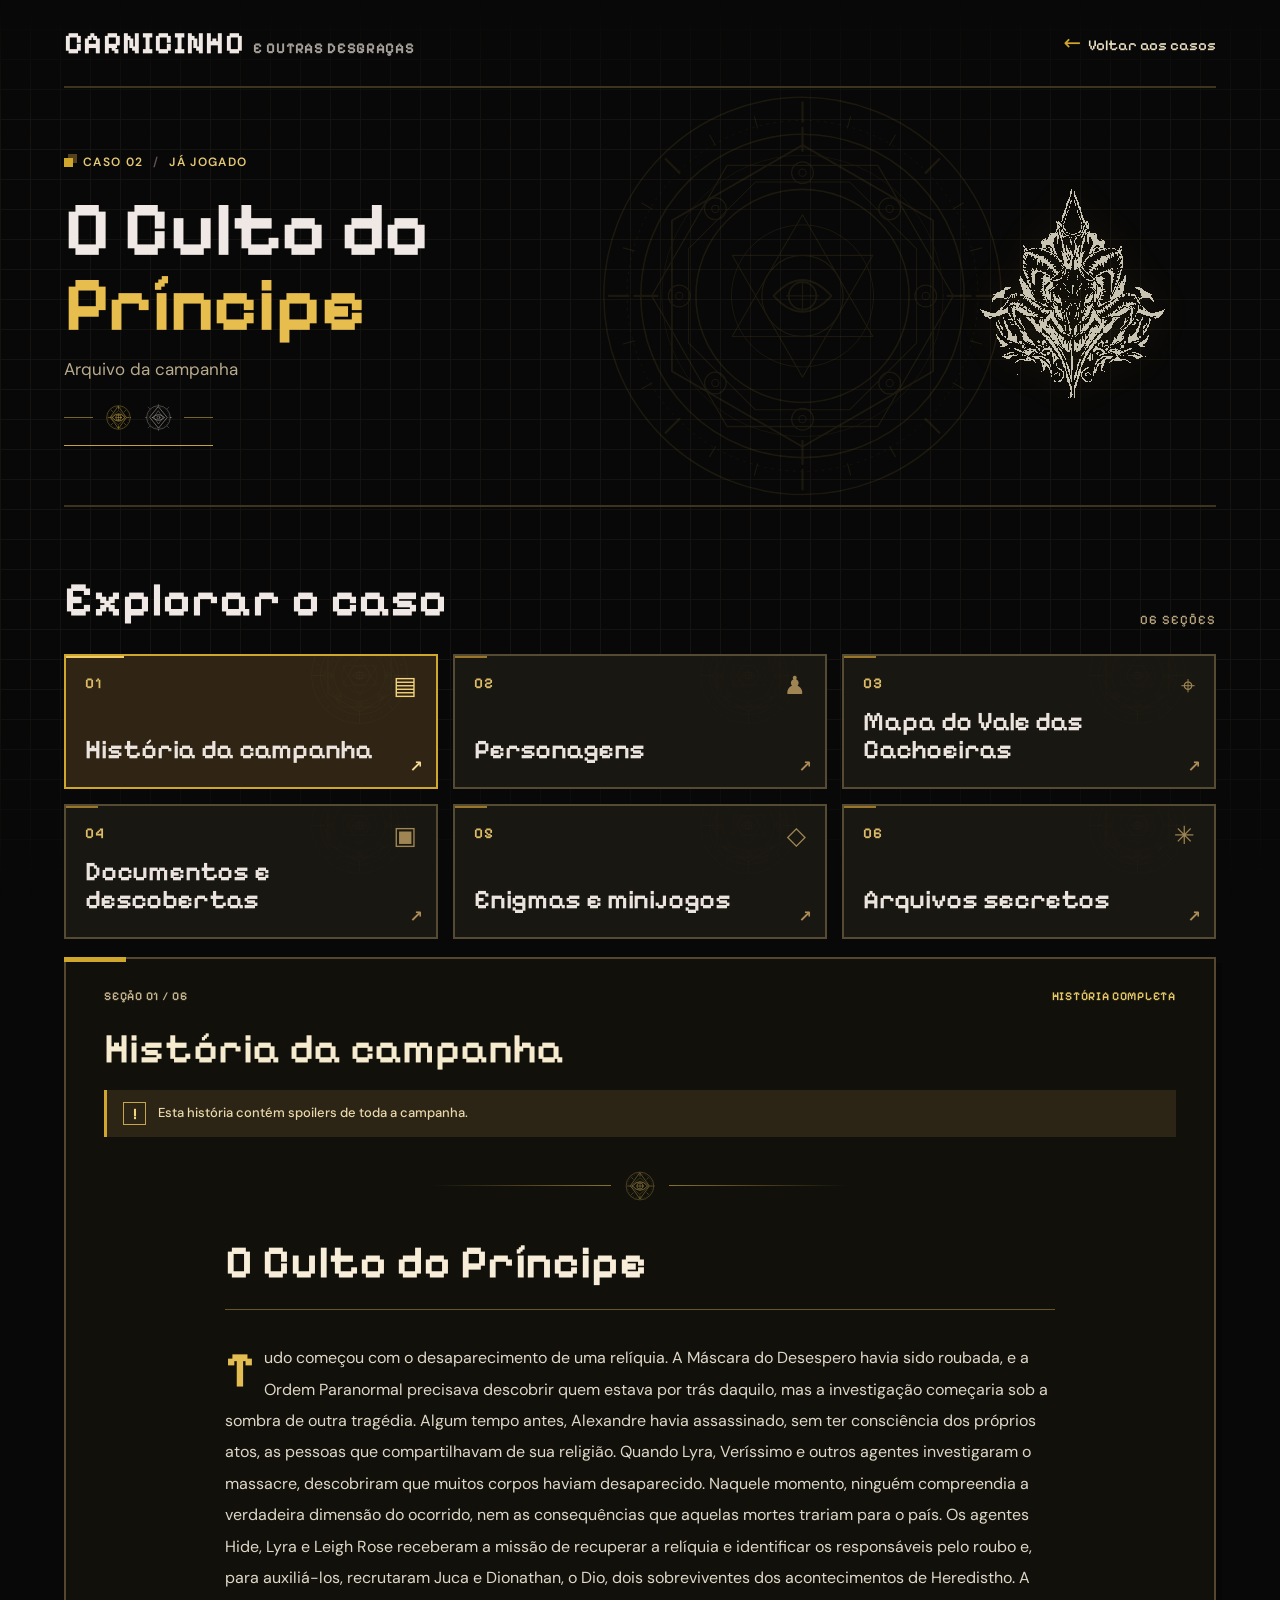
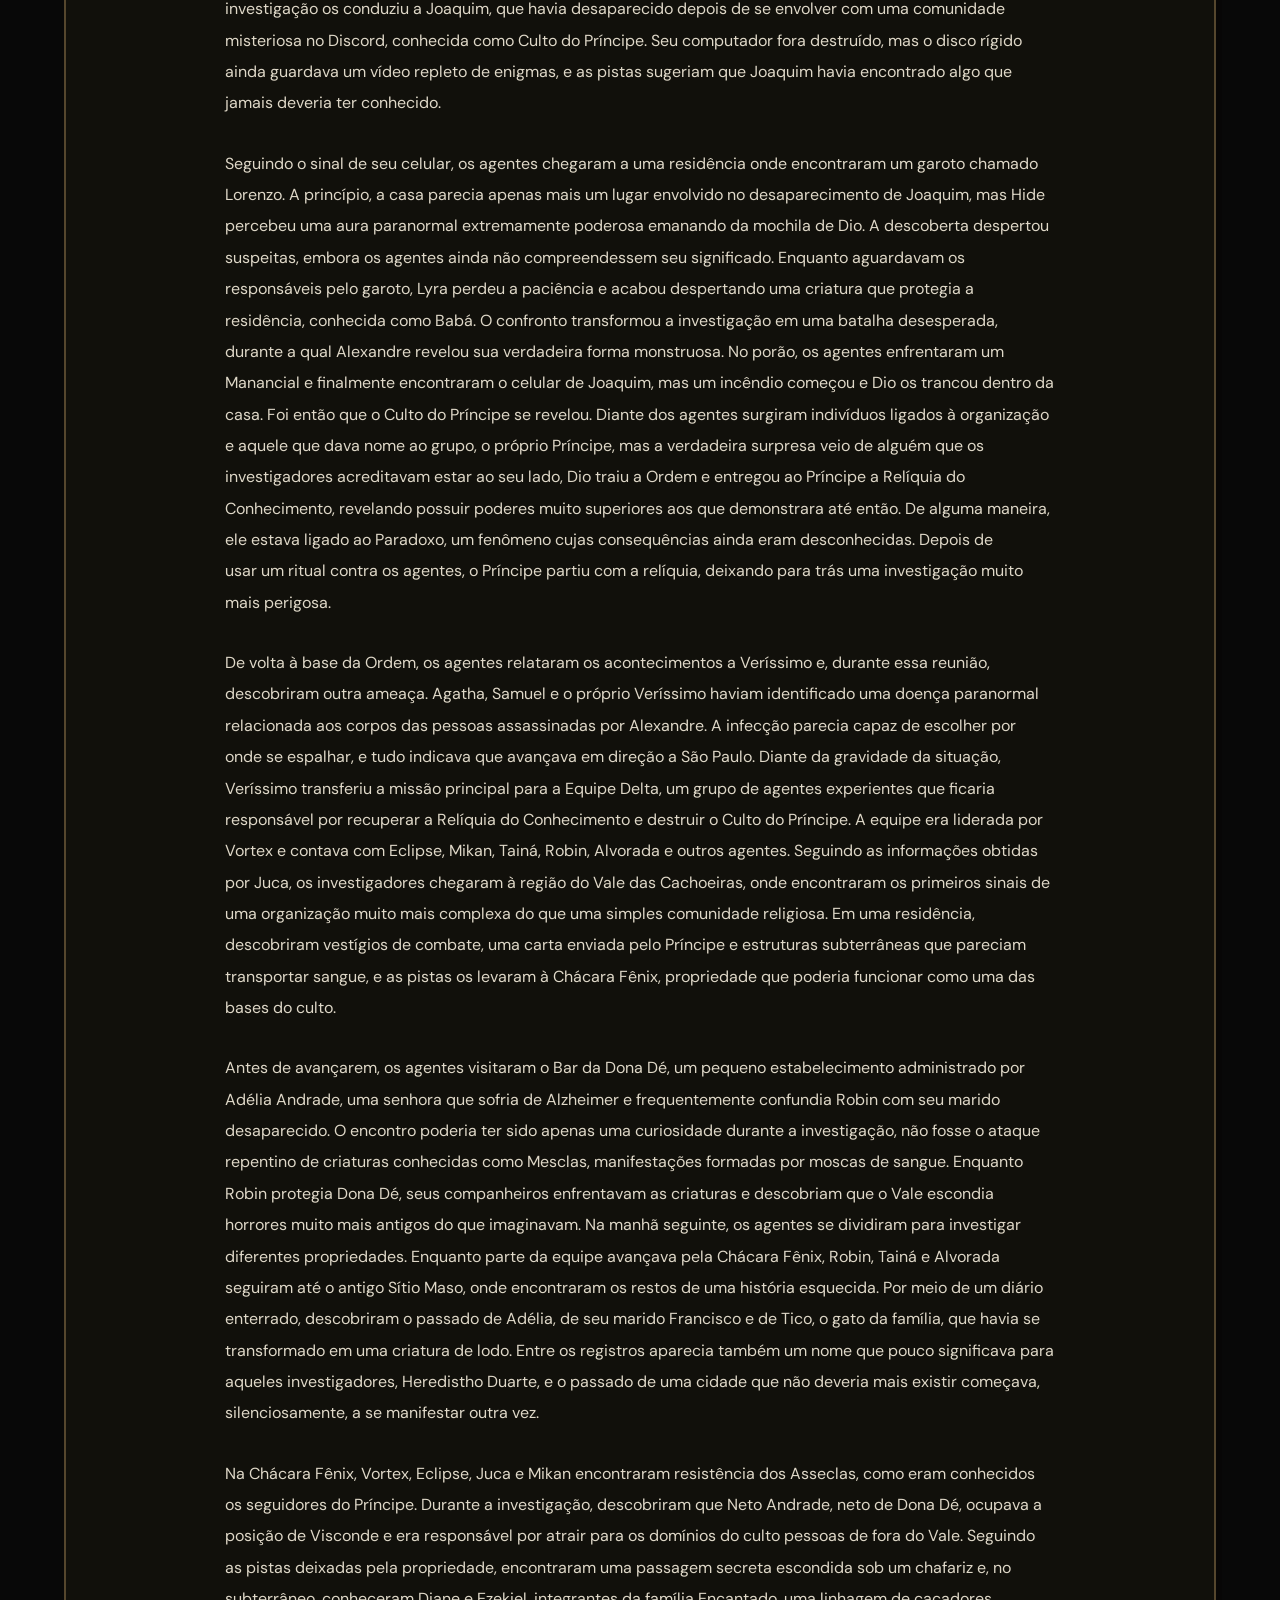
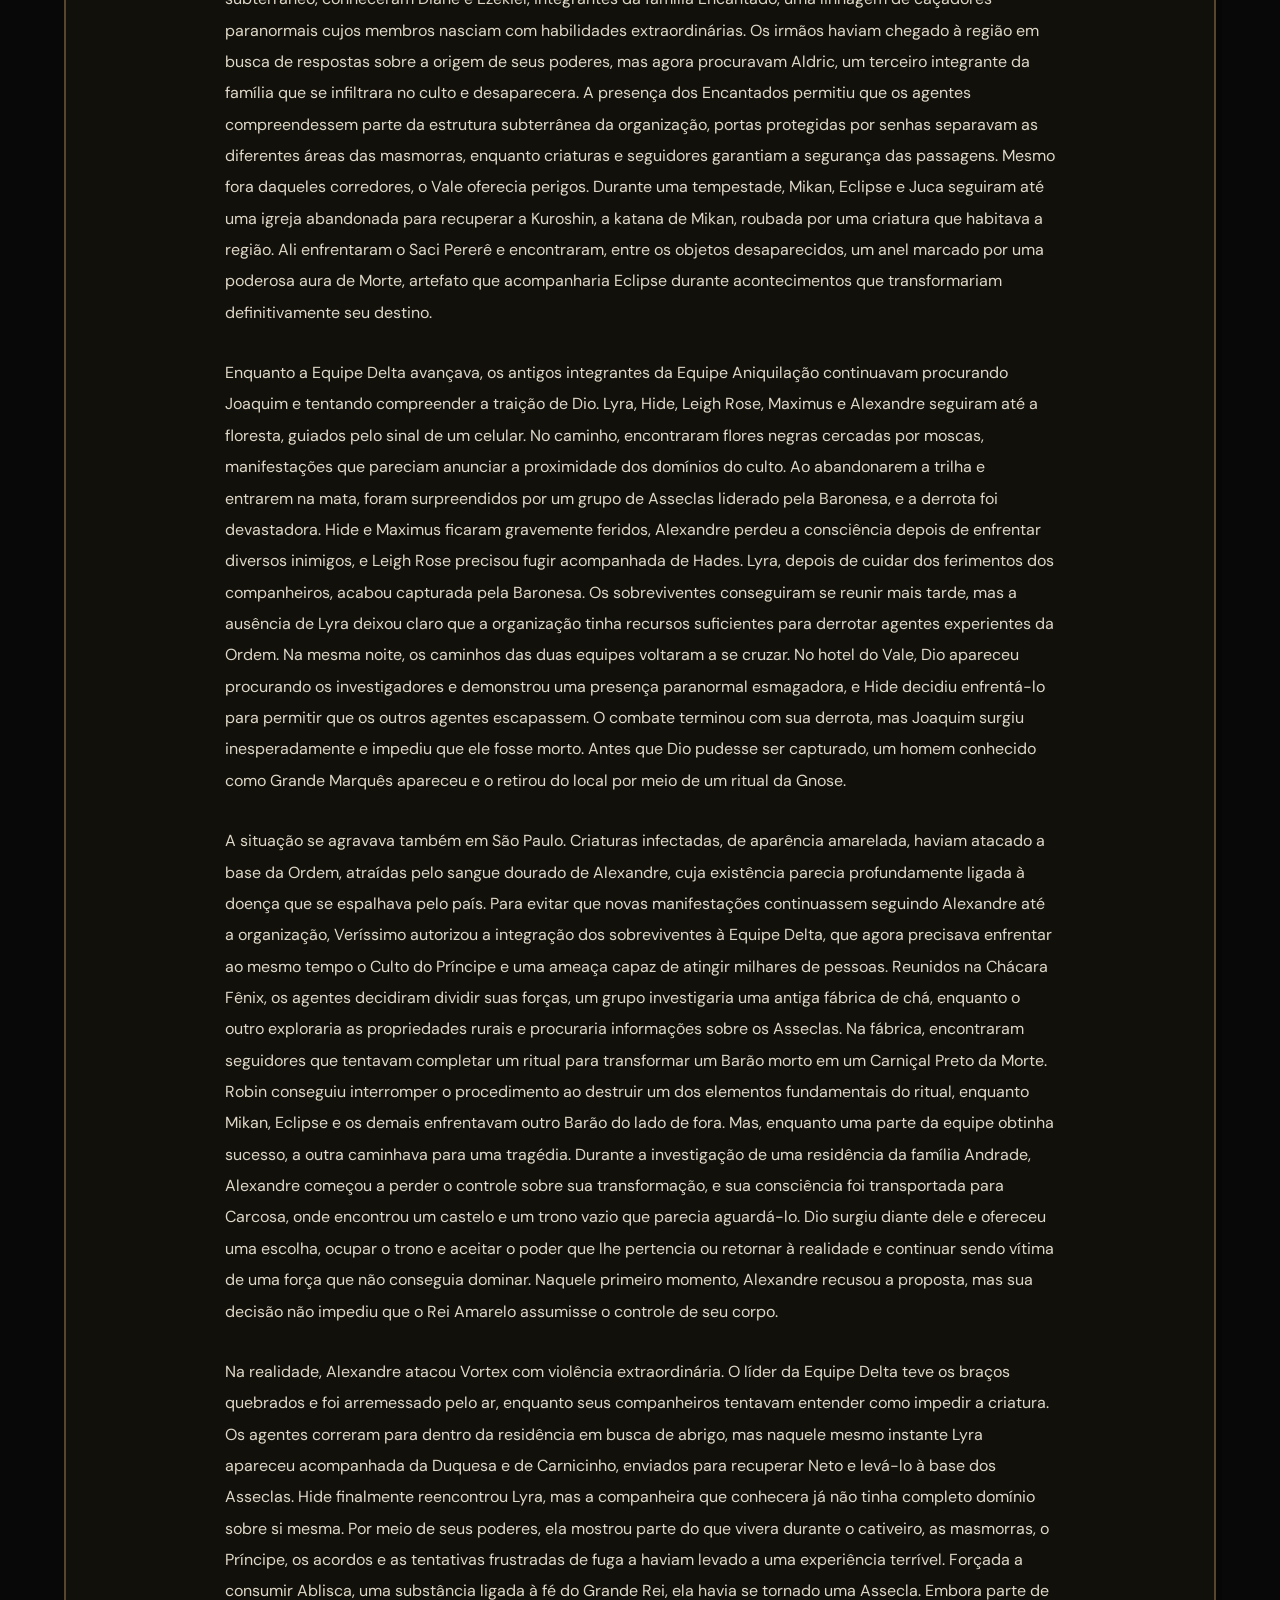
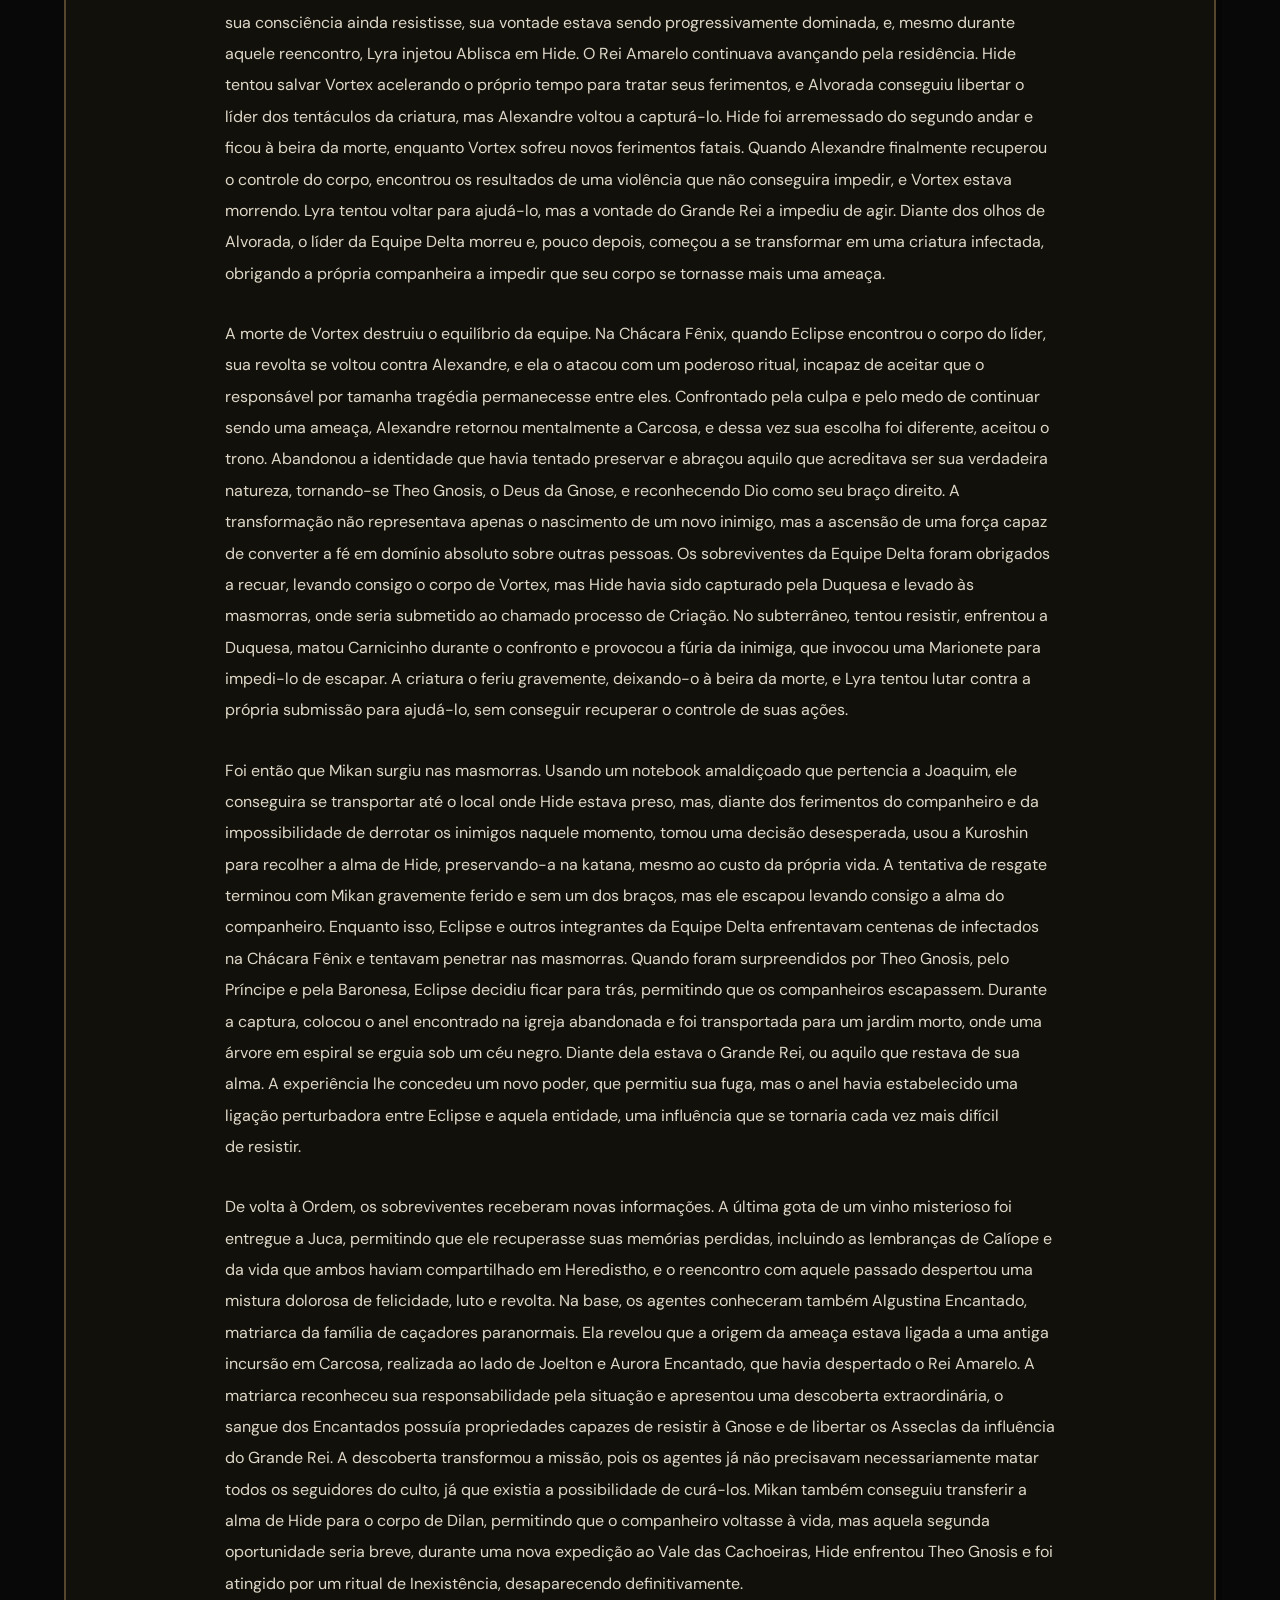
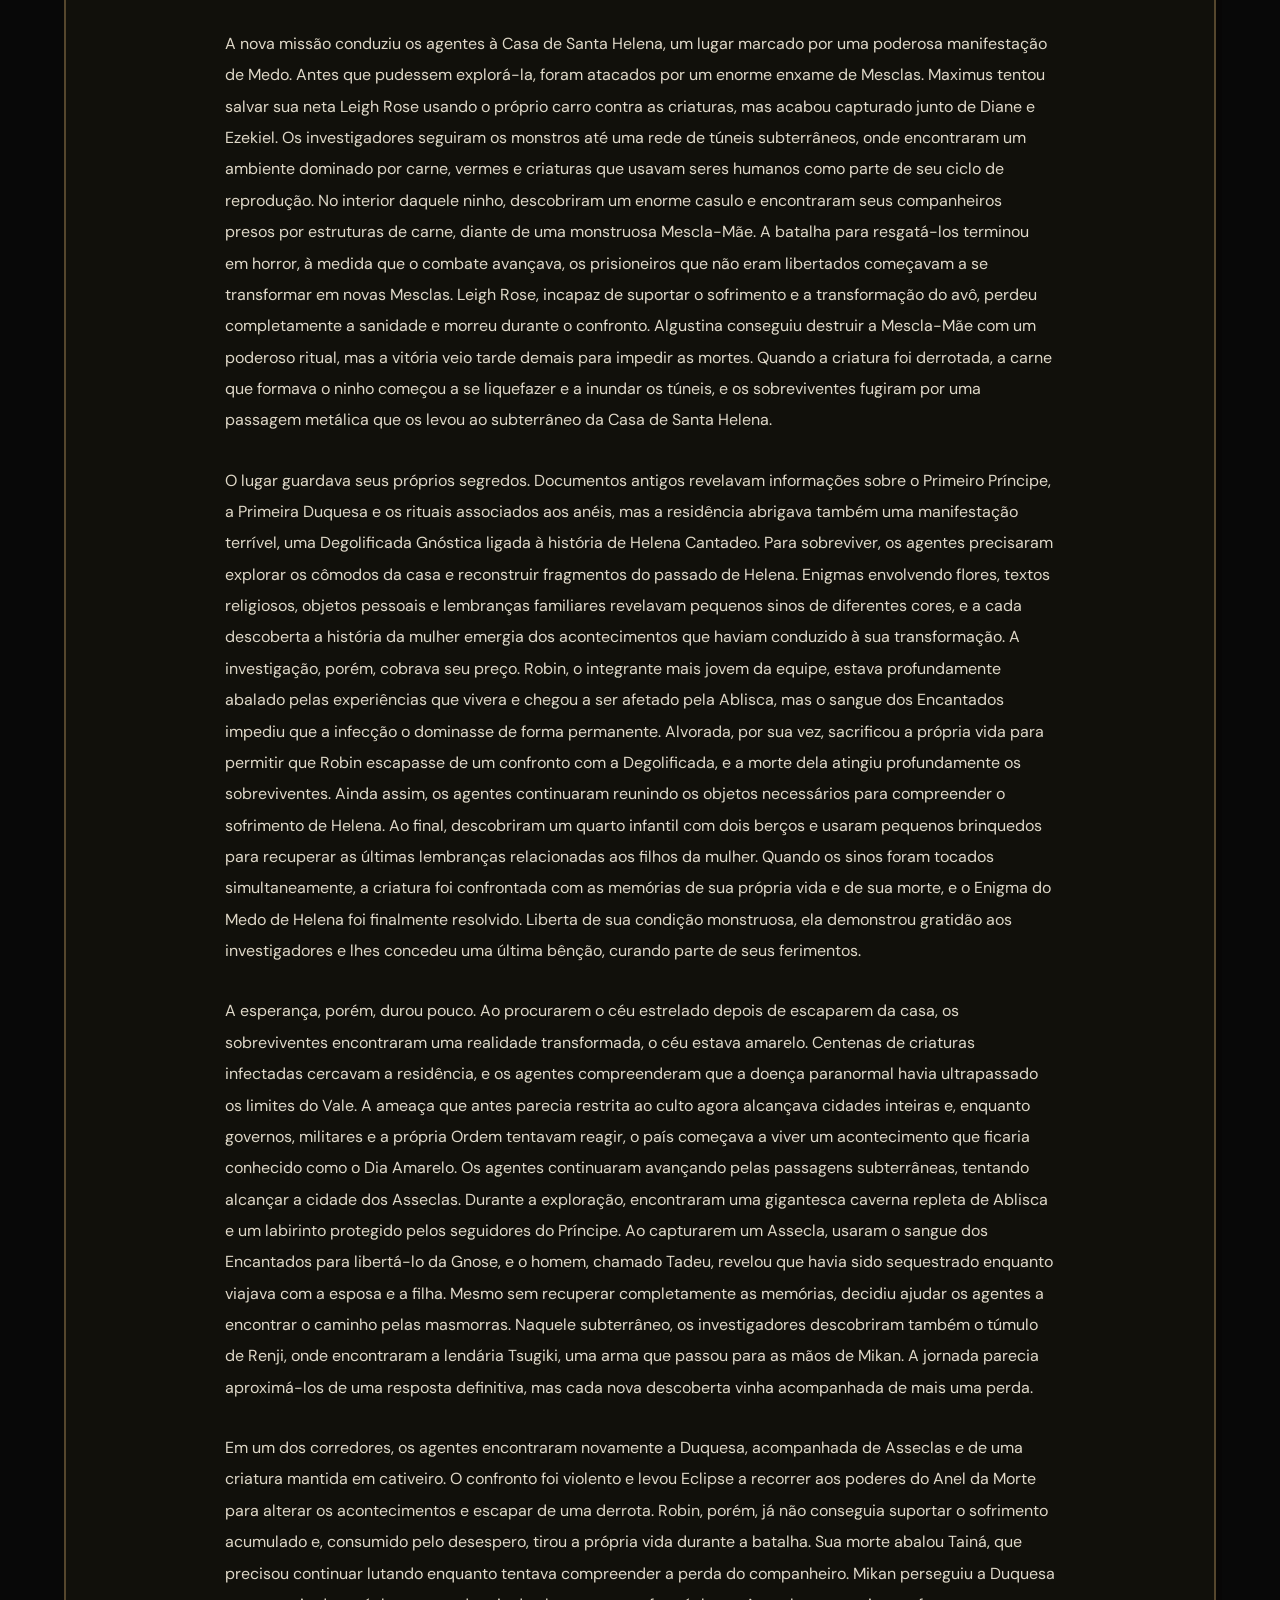
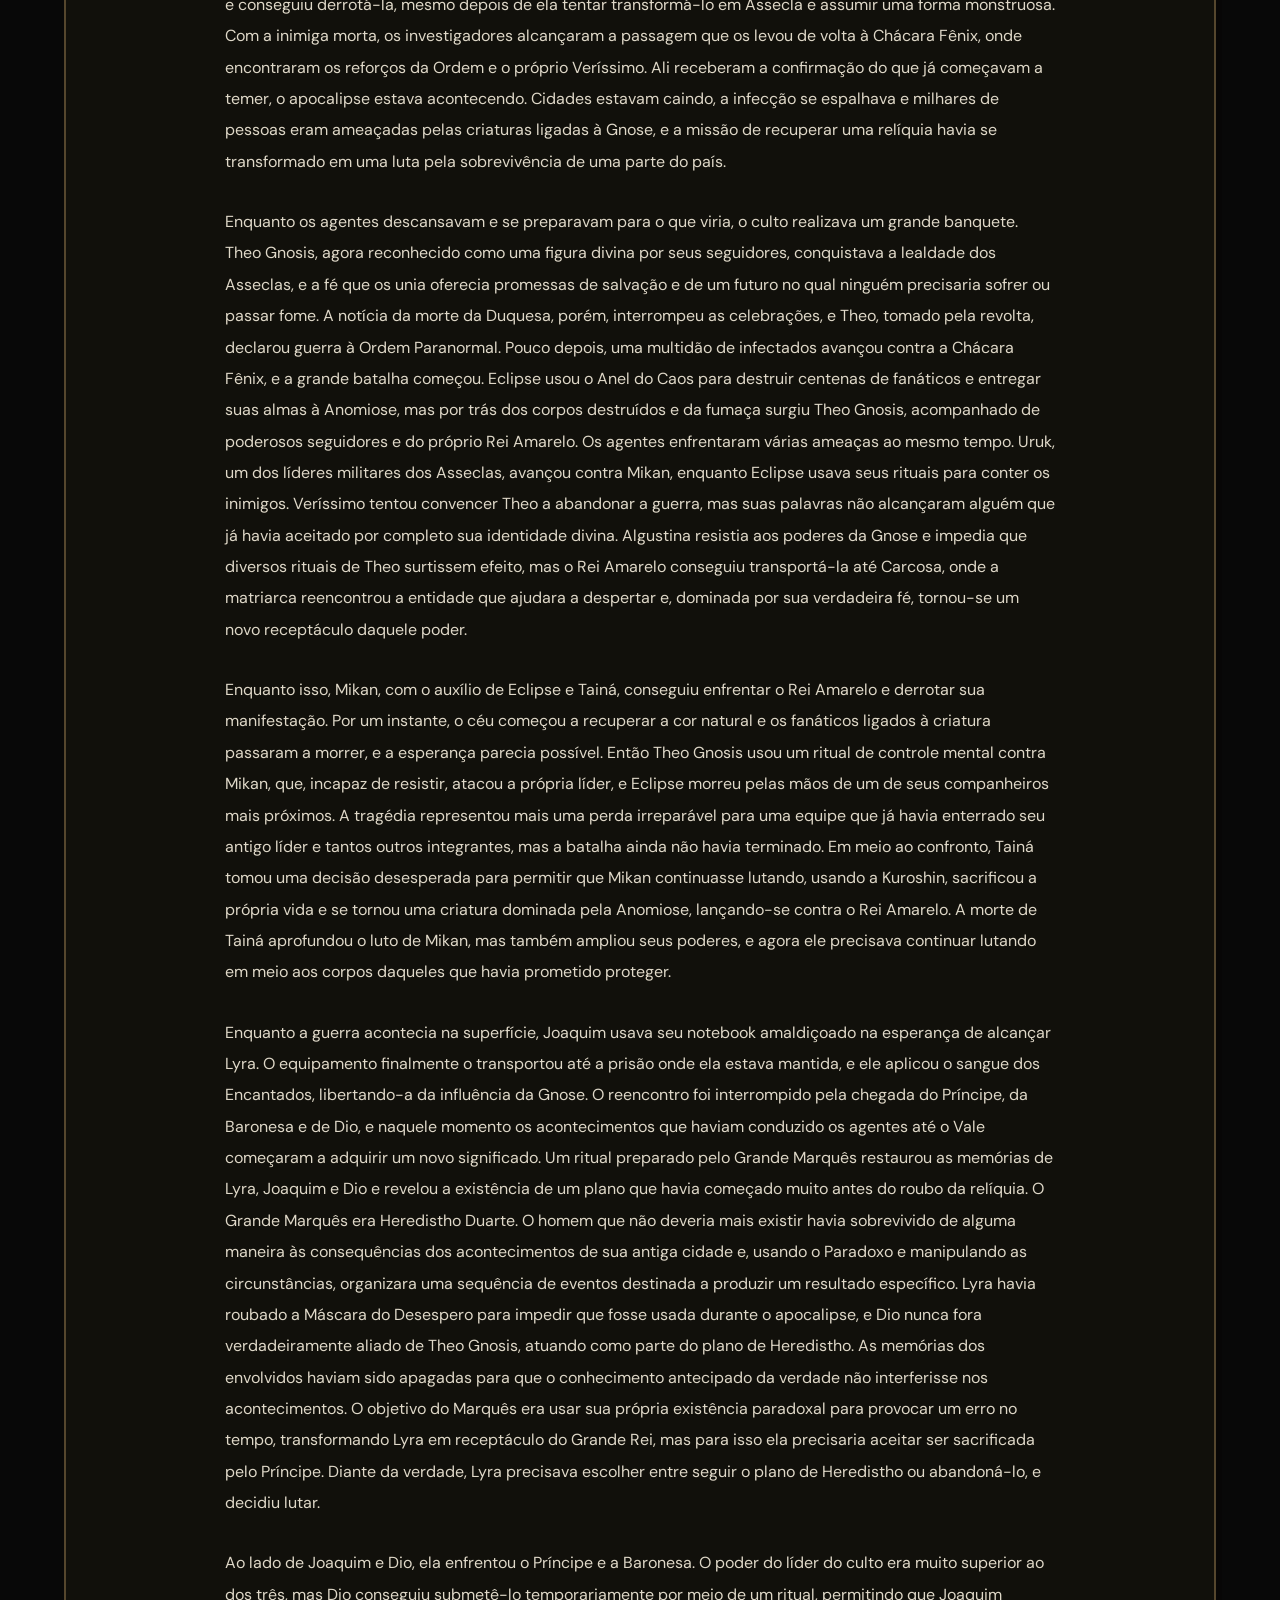
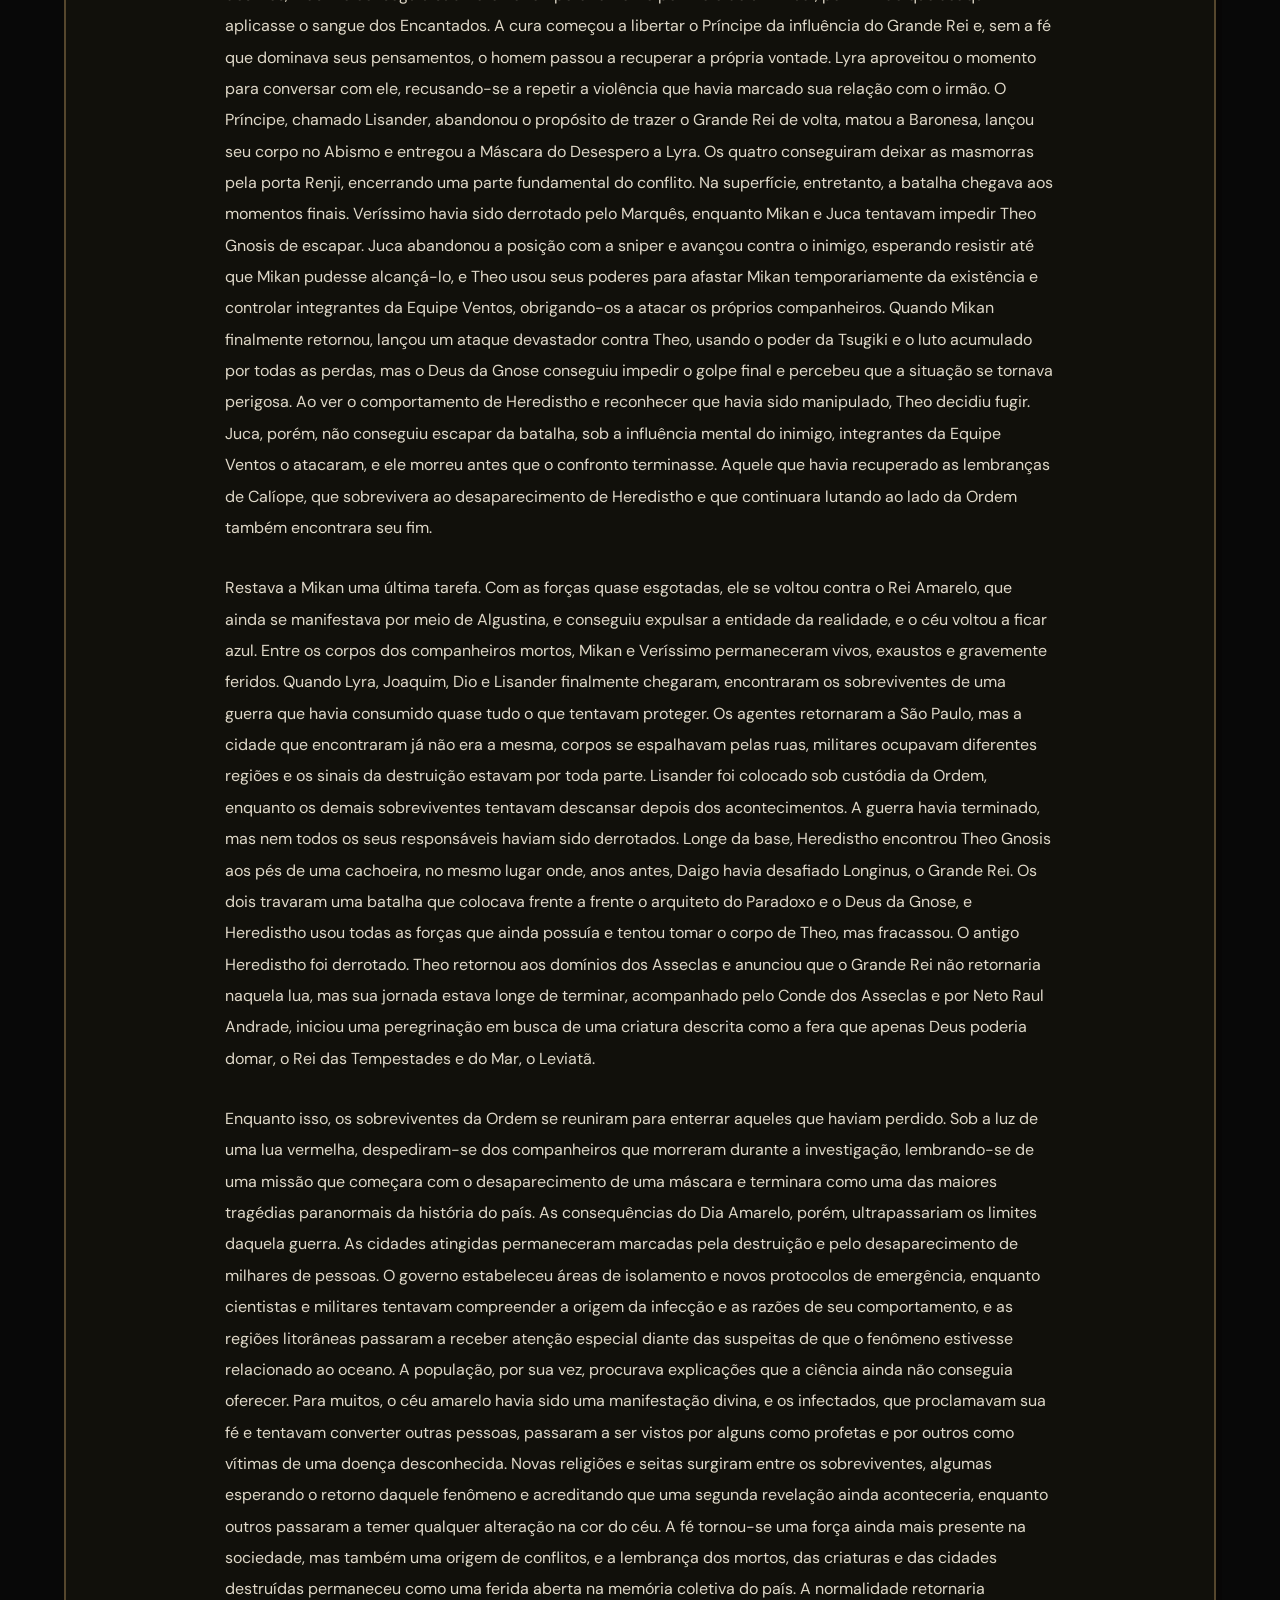
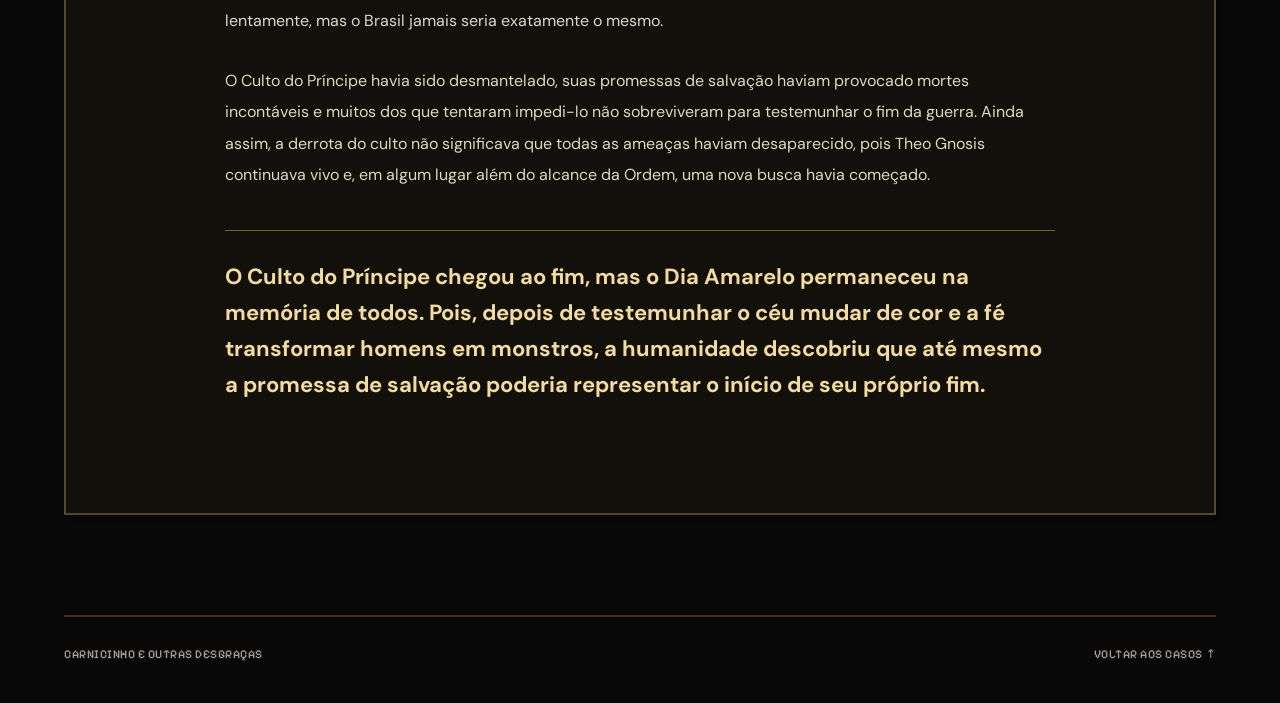
<file: principe.html>
<!doctype html>
<html lang="pt-BR">
<head>
  <meta charset="utf-8">
  <meta name="viewport" content="width=device-width,initial-scale=1">
  <meta name="theme-color" content="#080808">
  <meta name="description" content="O Culto do Príncipe no Carnicinho e Outras Desgraças.">
  <title>O Culto do Príncipe | Carnicinho e Outras Desgraças</title>
  <link rel="preconnect" href="https://fonts.googleapis.com">
  <link rel="preconnect" href="https://fonts.gstatic.com" crossorigin>
  <link href="https://fonts.googleapis.com/css2?family=DM+Sans:wght@400;500;600;700;800&family=Pixelify+Sans:wght@400;500;600;700&display=swap" rel="stylesheet">
  <link rel="stylesheet" href="principe.css?v=2">
  <link rel="stylesheet" href="sigilos.css?v=1">
  <script src="heredistho.js?v=1" defer></script>
  <script src="principe-quiz.js?v=1" defer></script>
</head>
<body class="case-knowledge">
<a href="#arquivo" class="skip-link">Ir para as seções</a>
<div class="pixel-pattern" aria-hidden="true"></div>
<div class="site">
  <header class="site-header">
    <a class="brand" href="index.html" aria-label="Carnicinho e Outras Desgraças, página inicial">CARNICINHO <span class="brand-small">E OUTRAS DESGRAÇAS</span></a>
    <a href="index.html#casos" class="back-link"><span aria-hidden="true">←</span> Voltar aos casos</a>
  </header>

  <main>
    <section class="case-hero" aria-labelledby="case-title">
      <span class="occult-mandala" aria-hidden="true"></span>
      <div class="case-hero-copy">
        <span class="overline"><span class="red-square" aria-hidden="true"></span> CASO 02 <span class="status-separator">/</span> JÁ JOGADO</span>
        <h1 id="case-title">O Culto do <span>Príncipe</span></h1>
        <p class="hero-subline">Arquivo da campanha</p>
        <div class="case-omens" aria-hidden="true"><span class="occult-mark mark-knowledge"></span><span class="occult-mark mark-fear"></span></div>
      </div>
      <div class="case-hero-symbol"><img src="[data-uri]" alt="Símbolo do bode de O Culto do Príncipe" width="288" height="290"></div>
    </section>

    <section class="archive" id="arquivo" aria-labelledby="archive-heading">
      <div class="archive-heading"><h2 id="archive-heading">Explorar o caso</h2><span>06 SEÇÕES</span></div>
      <div class="tabs" role="tablist" aria-label="Áreas de O Culto do Príncipe">
        <button class="tab" type="button" role="tab" id="tab-historia" aria-controls="panel-historia" aria-selected="true" tabindex="0" data-tab="historia">
          <span class="tab-number">01</span><span class="tab-icon" aria-hidden="true">▤</span><span class="tab-label">História da campanha</span><span class="tab-corner" aria-hidden="true">↗</span>
        </button>
        <button class="tab" type="button" role="tab" id="tab-personagens" aria-controls="panel-personagens" aria-selected="false" tabindex="-1" data-tab="personagens">
          <span class="tab-number">02</span><span class="tab-icon" aria-hidden="true">♟</span><span class="tab-label">Personagens</span><span class="tab-corner" aria-hidden="true">↗</span>
        </button>
        <button class="tab" type="button" role="tab" id="tab-mapa" aria-controls="panel-mapa" aria-selected="false" tabindex="-1" data-tab="mapa">
          <span class="tab-number">03</span><span class="tab-icon" aria-hidden="true">⌖</span><span class="tab-label">Mapa do Vale das Cachoeiras</span><span class="tab-corner" aria-hidden="true">↗</span>
        </button>
        <button class="tab" type="button" role="tab" id="tab-documentos" aria-controls="panel-documentos" aria-selected="false" tabindex="-1" data-tab="documentos">
          <span class="tab-number">04</span><span class="tab-icon" aria-hidden="true">▣</span><span class="tab-label">Documentos e descobertas</span><span class="tab-corner" aria-hidden="true">↗</span>
        </button>
        <button class="tab" type="button" role="tab" id="tab-enigmas" aria-controls="panel-enigmas" aria-selected="false" tabindex="-1" data-tab="enigmas">
          <span class="tab-number">05</span><span class="tab-icon" aria-hidden="true">◇</span><span class="tab-label">Enigmas e minijogos</span><span class="tab-corner" aria-hidden="true">↗</span>
        </button>
        <button class="tab" type="button" role="tab" id="tab-secretos" aria-controls="panel-secretos" aria-selected="false" tabindex="-1" data-tab="secretos">
          <span class="tab-number">06</span><span class="tab-icon" aria-hidden="true">✳</span><span class="tab-label">Arquivos secretos</span><span class="tab-corner" aria-hidden="true">↗</span>
        </button>
      </div>
      <div class="panel-wrap">
      <section class="tab-panel story-panel" id="panel-historia" role="tabpanel" tabindex="0" aria-labelledby="tab-historia">
        <div class="panel-top"><span>SEÇÃO 01 / 06</span><span class="panel-state story-state">HISTÓRIA COMPLETA</span></div>
        <h3>História da campanha</h3>
        <div class="story-note"><span aria-hidden="true">!</span> Esta história contém spoilers de toda a campanha.</div>
        <div class="occult-seam" aria-hidden="true"><span class="occult-mark mark-knowledge"></span></div>
        <article class="story-article" aria-label="Narrativa completa de O Culto do Príncipe">
          <h4 class="story-title">O Culto do Príncipe</h4>
          <p>Tudo começou com o desaparecimento de uma relíquia. A Máscara do Desespero havia sido roubada, e a Ordem Paranormal precisava descobrir quem estava por trás daquilo, mas a investigação começaria sob a sombra de outra tragédia. Algum tempo antes, Alexandre havia assassinado, sem ter consciência dos próprios atos, as pessoas que compartilhavam de sua religião. Quando Lyra, Veríssimo e outros agentes investigaram o massacre, descobriram que muitos corpos haviam desaparecido. Naquele momento, ninguém compreendia a verdadeira dimensão do ocorrido, nem as consequências que aquelas mortes trariam para o país. Os agentes Hide, Lyra e Leigh Rose receberam a missão de recuperar a relíquia e identificar os responsáveis pelo roubo e, para auxiliá-los, recrutaram Juca e Dionathan, o Dio, dois sobreviventes dos acontecimentos de Heredistho. A investigação os conduziu a Joaquim, que havia desaparecido depois de se envolver com uma comunidade misteriosa no Discord, conhecida como Culto do Príncipe. Seu computador fora destruído, mas o disco rígido ainda guardava um vídeo repleto de enigmas, e as pistas sugeriam que Joaquim havia encontrado algo que jamais deveria ter conhecido.</p>
          <p>Seguindo o sinal de seu celular, os agentes chegaram a uma residência onde encontraram um garoto chamado Lorenzo. A princípio, a casa parecia apenas mais um lugar envolvido no desaparecimento de Joaquim, mas Hide percebeu uma aura paranormal extremamente poderosa emanando da mochila de Dio. A descoberta despertou suspeitas, embora os agentes ainda não compreendessem seu significado. Enquanto aguardavam os responsáveis pelo garoto, Lyra perdeu a paciência e acabou despertando uma criatura que protegia a residência, conhecida como Babá. O confronto transformou a investigação em uma batalha desesperada, durante a qual Alexandre revelou sua verdadeira forma monstruosa. No porão, os agentes enfrentaram um Manancial e finalmente encontraram o celular de Joaquim, mas um incêndio começou e Dio os trancou dentro da casa. Foi então que o Culto do Príncipe se revelou. Diante dos agentes surgiram indivíduos ligados à organização e aquele que dava nome ao grupo, o próprio Príncipe, mas a verdadeira surpresa veio de alguém que os investigadores acreditavam estar ao seu lado, Dio traiu a Ordem e entregou ao Príncipe a Relíquia do Conhecimento, revelando possuir poderes muito superiores aos que demonstrara até então. De alguma maneira, ele estava ligado ao Paradoxo, um fenômeno cujas consequências ainda eram desconhecidas. Depois de usar um ritual contra os agentes, o Príncipe partiu com a relíquia, deixando para trás uma investigação muito mais perigosa.</p>
          <p>De volta à base da Ordem, os agentes relataram os acontecimentos a Veríssimo e, durante essa reunião, descobriram outra ameaça. Agatha, Samuel e o próprio Veríssimo haviam identificado uma doença paranormal relacionada aos corpos das pessoas assassinadas por Alexandre. A infecção parecia capaz de escolher por onde se espalhar, e tudo indicava que avançava em direção a São Paulo. Diante da gravidade da situação, Veríssimo transferiu a missão principal para a Equipe Delta, um grupo de agentes experientes que ficaria responsável por recuperar a Relíquia do Conhecimento e destruir o Culto do Príncipe. A equipe era liderada por Vortex e contava com Eclipse, Mikan, Tainá, Robin, Alvorada e outros agentes. Seguindo as informações obtidas por Juca, os investigadores chegaram à região do Vale das Cachoeiras, onde encontraram os primeiros sinais de uma organização muito mais complexa do que uma simples comunidade religiosa. Em uma residência, descobriram vestígios de combate, uma carta enviada pelo Príncipe e estruturas subterrâneas que pareciam transportar sangue, e as pistas os levaram à Chácara Fênix, propriedade que poderia funcionar como uma das bases do culto.</p>
          <p>Antes de avançarem, os agentes visitaram o Bar da Dona Dé, um pequeno estabelecimento administrado por Adélia Andrade, uma senhora que sofria de Alzheimer e frequentemente confundia Robin com seu marido desaparecido. O encontro poderia ter sido apenas uma curiosidade durante a investigação, não fosse o ataque repentino de criaturas conhecidas como Mesclas, manifestações formadas por moscas de sangue. Enquanto Robin protegia Dona Dé, seus companheiros enfrentavam as criaturas e descobriam que o Vale escondia horrores muito mais antigos do que imaginavam. Na manhã seguinte, os agentes se dividiram para investigar diferentes propriedades. Enquanto parte da equipe avançava pela Chácara Fênix, Robin, Tainá e Alvorada seguiram até o antigo Sítio Maso, onde encontraram os restos de uma história esquecida. Por meio de um diário enterrado, descobriram o passado de Adélia, de seu marido Francisco e de Tico, o gato da família, que havia se transformado em uma criatura de lodo. Entre os registros aparecia também um nome que pouco significava para aqueles investigadores, Heredistho Duarte, e o passado de uma cidade que não deveria mais existir começava, silenciosamente, a se manifestar outra vez.</p>
          <p>Na Chácara Fênix, Vortex, Eclipse, Juca e Mikan encontraram resistência dos Asseclas, como eram conhecidos os seguidores do Príncipe. Durante a investigação, descobriram que Neto Andrade, neto de Dona Dé, ocupava a posição de Visconde e era responsável por atrair para os domínios do culto pessoas de fora do Vale. Seguindo as pistas deixadas pela propriedade, encontraram uma passagem secreta escondida sob um chafariz e, no subterrâneo, conheceram Diane e Ezekiel, integrantes da família Encantado, uma linhagem de caçadores paranormais cujos membros nasciam com habilidades extraordinárias. Os irmãos haviam chegado à região em busca de respostas sobre a origem de seus poderes, mas agora procuravam Aldric, um terceiro integrante da família que se infiltrara no culto e desaparecera. A presença dos Encantados permitiu que os agentes compreendessem parte da estrutura subterrânea da organização, portas protegidas por senhas separavam as diferentes áreas das masmorras, enquanto criaturas e seguidores garantiam a segurança das passagens. Mesmo fora daqueles corredores, o Vale oferecia perigos. Durante uma tempestade, Mikan, Eclipse e Juca seguiram até uma igreja abandonada para recuperar a Kuroshin, a katana de Mikan, roubada por uma criatura que habitava a região. Ali enfrentaram o Saci Pererê e encontraram, entre os objetos desaparecidos, um anel marcado por uma poderosa aura de Morte, artefato que acompanharia Eclipse durante acontecimentos que transformariam definitivamente seu destino.</p>
          <p>Enquanto a Equipe Delta avançava, os antigos integrantes da Equipe Aniquilação continuavam procurando Joaquim e tentando compreender a traição de Dio. Lyra, Hide, Leigh Rose, Maximus e Alexandre seguiram até a floresta, guiados pelo sinal de um celular. No caminho, encontraram flores negras cercadas por moscas, manifestações que pareciam anunciar a proximidade dos domínios do culto. Ao abandonarem a trilha e entrarem na mata, foram surpreendidos por um grupo de Asseclas liderado pela Baronesa, e a derrota foi devastadora. Hide e Maximus ficaram gravemente feridos, Alexandre perdeu a consciência depois de enfrentar diversos inimigos, e Leigh Rose precisou fugir acompanhada de Hades. Lyra, depois de cuidar dos ferimentos dos companheiros, acabou capturada pela Baronesa. Os sobreviventes conseguiram se reunir mais tarde, mas a ausência de Lyra deixou claro que a organização tinha recursos suficientes para derrotar agentes experientes da Ordem. Na mesma noite, os caminhos das duas equipes voltaram a se cruzar. No hotel do Vale, Dio apareceu procurando os investigadores e demonstrou uma presença paranormal esmagadora, e Hide decidiu enfrentá-lo para permitir que os outros agentes escapassem. O combate terminou com sua derrota, mas Joaquim surgiu inesperadamente e impediu que ele fosse morto. Antes que Dio pudesse ser capturado, um homem conhecido como Grande Marquês apareceu e o retirou do local por meio de um ritual da Gnose.</p>
          <p>A situação se agravava também em São Paulo. Criaturas infectadas, de aparência amarelada, haviam atacado a base da Ordem, atraídas pelo sangue dourado de Alexandre, cuja existência parecia profundamente ligada à doença que se espalhava pelo país. Para evitar que novas manifestações continuassem seguindo Alexandre até a organização, Veríssimo autorizou a integração dos sobreviventes à Equipe Delta, que agora precisava enfrentar ao mesmo tempo o Culto do Príncipe e uma ameaça capaz de atingir milhares de pessoas. Reunidos na Chácara Fênix, os agentes decidiram dividir suas forças, um grupo investigaria uma antiga fábrica de chá, enquanto o outro exploraria as propriedades rurais e procuraria informações sobre os Asseclas. Na fábrica, encontraram seguidores que tentavam completar um ritual para transformar um Barão morto em um Carniçal Preto da Morte. Robin conseguiu interromper o procedimento ao destruir um dos elementos fundamentais do ritual, enquanto Mikan, Eclipse e os demais enfrentavam outro Barão do lado de fora. Mas, enquanto uma parte da equipe obtinha sucesso, a outra caminhava para uma tragédia. Durante a investigação de uma residência da família Andrade, Alexandre começou a perder o controle sobre sua transformação, e sua consciência foi transportada para Carcosa, onde encontrou um castelo e um trono vazio que parecia aguardá-lo. Dio surgiu diante dele e ofereceu uma escolha, ocupar o trono e aceitar o poder que lhe pertencia ou retornar à realidade e continuar sendo vítima de uma força que não conseguia dominar. Naquele primeiro momento, Alexandre recusou a proposta, mas sua decisão não impediu que o Rei Amarelo assumisse o controle de seu corpo.</p>
          <p>Na realidade, Alexandre atacou Vortex com violência extraordinária. O líder da Equipe Delta teve os braços quebrados e foi arremessado pelo ar, enquanto seus companheiros tentavam entender como impedir a criatura. Os agentes correram para dentro da residência em busca de abrigo, mas naquele mesmo instante Lyra apareceu acompanhada da Duquesa e de Carnicinho, enviados para recuperar Neto e levá-lo à base dos Asseclas. Hide finalmente reencontrou Lyra, mas a companheira que conhecera já não tinha completo domínio sobre si mesma. Por meio de seus poderes, ela mostrou parte do que vivera durante o cativeiro, as masmorras, o Príncipe, os acordos e as tentativas frustradas de fuga a haviam levado a uma experiência terrível. Forçada a consumir Ablisca, uma substância ligada à fé do Grande Rei, ela havia se tornado uma Assecla. Embora parte de sua consciência ainda resistisse, sua vontade estava sendo progressivamente dominada, e, mesmo durante aquele reencontro, Lyra injetou Ablisca em Hide. O Rei Amarelo continuava avançando pela residência. Hide tentou salvar Vortex acelerando o próprio tempo para tratar seus ferimentos, e Alvorada conseguiu libertar o líder dos tentáculos da criatura, mas Alexandre voltou a capturá-lo. Hide foi arremessado do segundo andar e ficou à beira da morte, enquanto Vortex sofreu novos ferimentos fatais. Quando Alexandre finalmente recuperou o controle do corpo, encontrou os resultados de uma violência que não conseguira impedir, e Vortex estava morrendo. Lyra tentou voltar para ajudá-lo, mas a vontade do Grande Rei a impediu de agir. Diante dos olhos de Alvorada, o líder da Equipe Delta morreu e, pouco depois, começou a se transformar em uma criatura infectada, obrigando a própria companheira a impedir que seu corpo se tornasse mais uma ameaça.</p>
          <p>A morte de Vortex destruiu o equilíbrio da equipe. Na Chácara Fênix, quando Eclipse encontrou o corpo do líder, sua revolta se voltou contra Alexandre, e ela o atacou com um poderoso ritual, incapaz de aceitar que o responsável por tamanha tragédia permanecesse entre eles. Confrontado pela culpa e pelo medo de continuar sendo uma ameaça, Alexandre retornou mentalmente a Carcosa, e dessa vez sua escolha foi diferente, aceitou o trono. Abandonou a identidade que havia tentado preservar e abraçou aquilo que acreditava ser sua verdadeira natureza, tornando-se Theo Gnosis, o Deus da Gnose, e reconhecendo Dio como seu braço direito. A transformação não representava apenas o nascimento de um novo inimigo, mas a ascensão de uma força capaz de converter a fé em domínio absoluto sobre outras pessoas. Os sobreviventes da Equipe Delta foram obrigados a recuar, levando consigo o corpo de Vortex, mas Hide havia sido capturado pela Duquesa e levado às masmorras, onde seria submetido ao chamado processo de Criação. No subterrâneo, tentou resistir, enfrentou a Duquesa, matou Carnicinho durante o confronto e provocou a fúria da inimiga, que invocou uma Marionete para impedi-lo de escapar. A criatura o feriu gravemente, deixando-o à beira da morte, e Lyra tentou lutar contra a própria submissão para ajudá-lo, sem conseguir recuperar o controle de suas ações.</p>
          <p>Foi então que Mikan surgiu nas masmorras. Usando um notebook amaldiçoado que pertencia a Joaquim, ele conseguira se transportar até o local onde Hide estava preso, mas, diante dos ferimentos do companheiro e da impossibilidade de derrotar os inimigos naquele momento, tomou uma decisão desesperada, usou a Kuroshin para recolher a alma de Hide, preservando-a na katana, mesmo ao custo da própria vida. A tentativa de resgate terminou com Mikan gravemente ferido e sem um dos braços, mas ele escapou levando consigo a alma do companheiro. Enquanto isso, Eclipse e outros integrantes da Equipe Delta enfrentavam centenas de infectados na Chácara Fênix e tentavam penetrar nas masmorras. Quando foram surpreendidos por Theo Gnosis, pelo Príncipe e pela Baronesa, Eclipse decidiu ficar para trás, permitindo que os companheiros escapassem. Durante a captura, colocou o anel encontrado na igreja abandonada e foi transportada para um jardim morto, onde uma árvore em espiral se erguia sob um céu negro. Diante dela estava o Grande Rei, ou aquilo que restava de sua alma. A experiência lhe concedeu um novo poder, que permitiu sua fuga, mas o anel havia estabelecido uma ligação perturbadora entre Eclipse e aquela entidade, uma influência que se tornaria cada vez mais difícil de resistir.</p>
          <p>De volta à Ordem, os sobreviventes receberam novas informações. A última gota de um vinho misterioso foi entregue a Juca, permitindo que ele recuperasse suas memórias perdidas, incluindo as lembranças de Calíope e da vida que ambos haviam compartilhado em Heredistho, e o reencontro com aquele passado despertou uma mistura dolorosa de felicidade, luto e revolta. Na base, os agentes conheceram também Algustina Encantado, matriarca da família de caçadores paranormais. Ela revelou que a origem da ameaça estava ligada a uma antiga incursão em Carcosa, realizada ao lado de Joelton e Aurora Encantado, que havia despertado o Rei Amarelo. A matriarca reconheceu sua responsabilidade pela situação e apresentou uma descoberta extraordinária, o sangue dos Encantados possuía propriedades capazes de resistir à Gnose e de libertar os Asseclas da influência do Grande Rei. A descoberta transformou a missão, pois os agentes já não precisavam necessariamente matar todos os seguidores do culto, já que existia a possibilidade de curá-los. Mikan também conseguiu transferir a alma de Hide para o corpo de Dilan, permitindo que o companheiro voltasse à vida, mas aquela segunda oportunidade seria breve, durante uma nova expedição ao Vale das Cachoeiras, Hide enfrentou Theo Gnosis e foi atingido por um ritual de Inexistência, desaparecendo definitivamente.</p>
          <p>A nova missão conduziu os agentes à Casa de Santa Helena, um lugar marcado por uma poderosa manifestação de Medo. Antes que pudessem explorá-la, foram atacados por um enorme enxame de Mesclas. Maximus tentou salvar sua neta Leigh Rose usando o próprio carro contra as criaturas, mas acabou capturado junto de Diane e Ezekiel. Os investigadores seguiram os monstros até uma rede de túneis subterrâneos, onde encontraram um ambiente dominado por carne, vermes e criaturas que usavam seres humanos como parte de seu ciclo de reprodução. No interior daquele ninho, descobriram um enorme casulo e encontraram seus companheiros presos por estruturas de carne, diante de uma monstruosa Mescla-Mãe. A batalha para resgatá-los terminou em horror, à medida que o combate avançava, os prisioneiros que não eram libertados começavam a se transformar em novas Mesclas. Leigh Rose, incapaz de suportar o sofrimento e a transformação do avô, perdeu completamente a sanidade e morreu durante o confronto. Algustina conseguiu destruir a Mescla-Mãe com um poderoso ritual, mas a vitória veio tarde demais para impedir as mortes. Quando a criatura foi derrotada, a carne que formava o ninho começou a se liquefazer e a inundar os túneis, e os sobreviventes fugiram por uma passagem metálica que os levou ao subterrâneo da Casa de Santa Helena.</p>
          <p>O lugar guardava seus próprios segredos. Documentos antigos revelavam informações sobre o Primeiro Príncipe, a Primeira Duquesa e os rituais associados aos anéis, mas a residência abrigava também uma manifestação terrível, uma Degolificada Gnóstica ligada à história de Helena Cantadeo. Para sobreviver, os agentes precisaram explorar os cômodos da casa e reconstruir fragmentos do passado de Helena. Enigmas envolvendo flores, textos religiosos, objetos pessoais e lembranças familiares revelavam pequenos sinos de diferentes cores, e a cada descoberta a história da mulher emergia dos acontecimentos que haviam conduzido à sua transformação. A investigação, porém, cobrava seu preço. Robin, o integrante mais jovem da equipe, estava profundamente abalado pelas experiências que vivera e chegou a ser afetado pela Ablisca, mas o sangue dos Encantados impediu que a infecção o dominasse de forma permanente. Alvorada, por sua vez, sacrificou a própria vida para permitir que Robin escapasse de um confronto com a Degolificada, e a morte dela atingiu profundamente os sobreviventes. Ainda assim, os agentes continuaram reunindo os objetos necessários para compreender o sofrimento de Helena. Ao final, descobriram um quarto infantil com dois berços e usaram pequenos brinquedos para recuperar as últimas lembranças relacionadas aos filhos da mulher. Quando os sinos foram tocados simultaneamente, a criatura foi confrontada com as memórias de sua própria vida e de sua morte, e o Enigma do Medo de Helena foi finalmente resolvido. Liberta de sua condição monstruosa, ela demonstrou gratidão aos investigadores e lhes concedeu uma última bênção, curando parte de seus ferimentos.</p>
          <p>A esperança, porém, durou pouco. Ao procurarem o céu estrelado depois de escaparem da casa, os sobreviventes encontraram uma realidade transformada, o céu estava amarelo. Centenas de criaturas infectadas cercavam a residência, e os agentes compreenderam que a doença paranormal havia ultrapassado os limites do Vale. A ameaça que antes parecia restrita ao culto agora alcançava cidades inteiras e, enquanto governos, militares e a própria Ordem tentavam reagir, o país começava a viver um acontecimento que ficaria conhecido como o Dia Amarelo. Os agentes continuaram avançando pelas passagens subterrâneas, tentando alcançar a cidade dos Asseclas. Durante a exploração, encontraram uma gigantesca caverna repleta de Ablisca e um labirinto protegido pelos seguidores do Príncipe. Ao capturarem um Assecla, usaram o sangue dos Encantados para libertá-lo da Gnose, e o homem, chamado Tadeu, revelou que havia sido sequestrado enquanto viajava com a esposa e a filha. Mesmo sem recuperar completamente as memórias, decidiu ajudar os agentes a encontrar o caminho pelas masmorras. Naquele subterrâneo, os investigadores descobriram também o túmulo de Renji, onde encontraram a lendária Tsugiki, uma arma que passou para as mãos de Mikan. A jornada parecia aproximá-los de uma resposta definitiva, mas cada nova descoberta vinha acompanhada de mais uma perda.</p>
          <p>Em um dos corredores, os agentes encontraram novamente a Duquesa, acompanhada de Asseclas e de uma criatura mantida em cativeiro. O confronto foi violento e levou Eclipse a recorrer aos poderes do Anel da Morte para alterar os acontecimentos e escapar de uma derrota. Robin, porém, já não conseguia suportar o sofrimento acumulado e, consumido pelo desespero, tirou a própria vida durante a batalha. Sua morte abalou Tainá, que precisou continuar lutando enquanto tentava compreender a perda do companheiro. Mikan perseguiu a Duquesa e conseguiu derrotá-la, mesmo depois de ela tentar transformá-lo em Assecla e assumir uma forma monstruosa. Com a inimiga morta, os investigadores alcançaram a passagem que os levou de volta à Chácara Fênix, onde encontraram os reforços da Ordem e o próprio Veríssimo. Ali receberam a confirmação do que já começavam a temer, o apocalipse estava acontecendo. Cidades estavam caindo, a infecção se espalhava e milhares de pessoas eram ameaçadas pelas criaturas ligadas à Gnose, e a missão de recuperar uma relíquia havia se transformado em uma luta pela sobrevivência de uma parte do país.</p>
          <p>Enquanto os agentes descansavam e se preparavam para o que viria, o culto realizava um grande banquete. Theo Gnosis, agora reconhecido como uma figura divina por seus seguidores, conquistava a lealdade dos Asseclas, e a fé que os unia oferecia promessas de salvação e de um futuro no qual ninguém precisaria sofrer ou passar fome. A notícia da morte da Duquesa, porém, interrompeu as celebrações, e Theo, tomado pela revolta, declarou guerra à Ordem Paranormal. Pouco depois, uma multidão de infectados avançou contra a Chácara Fênix, e a grande batalha começou. Eclipse usou o Anel do Caos para destruir centenas de fanáticos e entregar suas almas à Anomiose, mas por trás dos corpos destruídos e da fumaça surgiu Theo Gnosis, acompanhado de poderosos seguidores e do próprio Rei Amarelo. Os agentes enfrentaram várias ameaças ao mesmo tempo. Uruk, um dos líderes militares dos Asseclas, avançou contra Mikan, enquanto Eclipse usava seus rituais para conter os inimigos. Veríssimo tentou convencer Theo a abandonar a guerra, mas suas palavras não alcançaram alguém que já havia aceitado por completo sua identidade divina. Algustina resistia aos poderes da Gnose e impedia que diversos rituais de Theo surtissem efeito, mas o Rei Amarelo conseguiu transportá-la até Carcosa, onde a matriarca reencontrou a entidade que ajudara a despertar e, dominada por sua verdadeira fé, tornou-se um novo receptáculo daquele poder.</p>
          <p>Enquanto isso, Mikan, com o auxílio de Eclipse e Tainá, conseguiu enfrentar o Rei Amarelo e derrotar sua manifestação. Por um instante, o céu começou a recuperar a cor natural e os fanáticos ligados à criatura passaram a morrer, e a esperança parecia possível. Então Theo Gnosis usou um ritual de controle mental contra Mikan, que, incapaz de resistir, atacou a própria líder, e Eclipse morreu pelas mãos de um de seus companheiros mais próximos. A tragédia representou mais uma perda irreparável para uma equipe que já havia enterrado seu antigo líder e tantos outros integrantes, mas a batalha ainda não havia terminado. Em meio ao confronto, Tainá tomou uma decisão desesperada para permitir que Mikan continuasse lutando, usando a Kuroshin, sacrificou a própria vida e se tornou uma criatura dominada pela Anomiose, lançando-se contra o Rei Amarelo. A morte de Tainá aprofundou o luto de Mikan, mas também ampliou seus poderes, e agora ele precisava continuar lutando em meio aos corpos daqueles que havia prometido proteger.</p>
          <p>Enquanto a guerra acontecia na superfície, Joaquim usava seu notebook amaldiçoado na esperança de alcançar Lyra. O equipamento finalmente o transportou até a prisão onde ela estava mantida, e ele aplicou o sangue dos Encantados, libertando-a da influência da Gnose. O reencontro foi interrompido pela chegada do Príncipe, da Baronesa e de Dio, e naquele momento os acontecimentos que haviam conduzido os agentes até o Vale começaram a adquirir um novo significado. Um ritual preparado pelo Grande Marquês restaurou as memórias de Lyra, Joaquim e Dio e revelou a existência de um plano que havia começado muito antes do roubo da relíquia. O Grande Marquês era Heredistho Duarte. O homem que não deveria mais existir havia sobrevivido de alguma maneira às consequências dos acontecimentos de sua antiga cidade e, usando o Paradoxo e manipulando as circunstâncias, organizara uma sequência de eventos destinada a produzir um resultado específico. Lyra havia roubado a Máscara do Desespero para impedir que fosse usada durante o apocalipse, e Dio nunca fora verdadeiramente aliado de Theo Gnosis, atuando como parte do plano de Heredistho. As memórias dos envolvidos haviam sido apagadas para que o conhecimento antecipado da verdade não interferisse nos acontecimentos. O objetivo do Marquês era usar sua própria existência paradoxal para provocar um erro no tempo, transformando Lyra em receptáculo do Grande Rei, mas para isso ela precisaria aceitar ser sacrificada pelo Príncipe. Diante da verdade, Lyra precisava escolher entre seguir o plano de Heredistho ou abandoná-lo, e decidiu lutar.</p>
          <p>Ao lado de Joaquim e Dio, ela enfrentou o Príncipe e a Baronesa. O poder do líder do culto era muito superior ao dos três, mas Dio conseguiu submetê-lo temporariamente por meio de um ritual, permitindo que Joaquim aplicasse o sangue dos Encantados. A cura começou a libertar o Príncipe da influência do Grande Rei e, sem a fé que dominava seus pensamentos, o homem passou a recuperar a própria vontade. Lyra aproveitou o momento para conversar com ele, recusando-se a repetir a violência que havia marcado sua relação com o irmão. O Príncipe, chamado Lisander, abandonou o propósito de trazer o Grande Rei de volta, matou a Baronesa, lançou seu corpo no Abismo e entregou a Máscara do Desespero a Lyra. Os quatro conseguiram deixar as masmorras pela porta Renji, encerrando uma parte fundamental do conflito. Na superfície, entretanto, a batalha chegava aos momentos finais. Veríssimo havia sido derrotado pelo Marquês, enquanto Mikan e Juca tentavam impedir Theo Gnosis de escapar. Juca abandonou a posição com a sniper e avançou contra o inimigo, esperando resistir até que Mikan pudesse alcançá-lo, e Theo usou seus poderes para afastar Mikan temporariamente da existência e controlar integrantes da Equipe Ventos, obrigando-os a atacar os próprios companheiros. Quando Mikan finalmente retornou, lançou um ataque devastador contra Theo, usando o poder da Tsugiki e o luto acumulado por todas as perdas, mas o Deus da Gnose conseguiu impedir o golpe final e percebeu que a situação se tornava perigosa. Ao ver o comportamento de Heredistho e reconhecer que havia sido manipulado, Theo decidiu fugir. Juca, porém, não conseguiu escapar da batalha, sob a influência mental do inimigo, integrantes da Equipe Ventos o atacaram, e ele morreu antes que o confronto terminasse. Aquele que havia recuperado as lembranças de Calíope, que sobrevivera ao desaparecimento de Heredistho e que continuara lutando ao lado da Ordem também encontrara seu fim.</p>
          <p>Restava a Mikan uma última tarefa. Com as forças quase esgotadas, ele se voltou contra o Rei Amarelo, que ainda se manifestava por meio de Algustina, e conseguiu expulsar a entidade da realidade, e o céu voltou a ficar azul. Entre os corpos dos companheiros mortos, Mikan e Veríssimo permaneceram vivos, exaustos e gravemente feridos. Quando Lyra, Joaquim, Dio e Lisander finalmente chegaram, encontraram os sobreviventes de uma guerra que havia consumido quase tudo o que tentavam proteger. Os agentes retornaram a São Paulo, mas a cidade que encontraram já não era a mesma, corpos se espalhavam pelas ruas, militares ocupavam diferentes regiões e os sinais da destruição estavam por toda parte. Lisander foi colocado sob custódia da Ordem, enquanto os demais sobreviventes tentavam descansar depois dos acontecimentos. A guerra havia terminado, mas nem todos os seus responsáveis haviam sido derrotados. Longe da base, Heredistho encontrou Theo Gnosis aos pés de uma cachoeira, no mesmo lugar onde, anos antes, Daigo havia desafiado Longinus, o Grande Rei. Os dois travaram uma batalha que colocava frente a frente o arquiteto do Paradoxo e o Deus da Gnose, e Heredistho usou todas as forças que ainda possuía e tentou tomar o corpo de Theo, mas fracassou. O antigo Heredistho foi derrotado. Theo retornou aos domínios dos Asseclas e anunciou que o Grande Rei não retornaria naquela lua, mas sua jornada estava longe de terminar, acompanhado pelo Conde dos Asseclas e por Neto Raul Andrade, iniciou uma peregrinação em busca de uma criatura descrita como a fera que apenas Deus poderia domar, o Rei das Tempestades e do Mar, o Leviatã.</p>
          <p>Enquanto isso, os sobreviventes da Ordem se reuniram para enterrar aqueles que haviam perdido. Sob a luz de uma lua vermelha, despediram-se dos companheiros que morreram durante a investigação, lembrando-se de uma missão que começara com o desaparecimento de uma máscara e terminara como uma das maiores tragédias paranormais da história do país. As consequências do Dia Amarelo, porém, ultrapassariam os limites daquela guerra. As cidades atingidas permaneceram marcadas pela destruição e pelo desaparecimento de milhares de pessoas. O governo estabeleceu áreas de isolamento e novos protocolos de emergência, enquanto cientistas e militares tentavam compreender a origem da infecção e as razões de seu comportamento, e as regiões litorâneas passaram a receber atenção especial diante das suspeitas de que o fenômeno estivesse relacionado ao oceano. A população, por sua vez, procurava explicações que a ciência ainda não conseguia oferecer. Para muitos, o céu amarelo havia sido uma manifestação divina, e os infectados, que proclamavam sua fé e tentavam converter outras pessoas, passaram a ser vistos por alguns como profetas e por outros como vítimas de uma doença desconhecida. Novas religiões e seitas surgiram entre os sobreviventes, algumas esperando o retorno daquele fenômeno e acreditando que uma segunda revelação ainda aconteceria, enquanto outros passaram a temer qualquer alteração na cor do céu. A fé tornou-se uma força ainda mais presente na sociedade, mas também uma origem de conflitos, e a lembrança dos mortos, das criaturas e das cidades destruídas permaneceu como uma ferida aberta na memória coletiva do país. A normalidade retornaria lentamente, mas o Brasil jamais seria exatamente o mesmo.</p>
          <p>O Culto do Príncipe havia sido desmantelado, suas promessas de salvação haviam provocado mortes incontáveis e muitos dos que tentaram impedi-lo não sobreviveram para testemunhar o fim da guerra. Ainda assim, a derrota do culto não significava que todas as ameaças haviam desaparecido, pois Theo Gnosis continuava vivo e, em algum lugar além do alcance da Ordem, uma nova busca havia começado.</p>
          <p class="story-ending"><strong>O Culto do Príncipe chegou ao fim, mas o Dia Amarelo permaneceu na memória de todos. Pois, depois de testemunhar o céu mudar de cor e a fé transformar homens em monstros, a humanidade descobriu que até mesmo a promessa de salvação poderia representar o início de seu próprio fim.</strong></p>
        </article>
      </section>
      <section class="tab-panel" id="panel-personagens" role="tabpanel" tabindex="0" aria-labelledby="tab-personagens" hidden>
        <div class="panel-top"><span>SEÇÃO 02 / 06</span><span class="panel-state">VAZIO</span></div>
        <h3>Personagens</h3>
        <div class="empty-content">
          <span class="empty-glyph" aria-hidden="true">□</span>
          <p>Conteúdo em preparação.</p>
        </div>
      </section>
      <section class="tab-panel" id="panel-mapa" role="tabpanel" tabindex="0" aria-labelledby="tab-mapa" hidden>
        <div class="panel-top"><span>SEÇÃO 03 / 06</span><span class="panel-state">VAZIO</span></div>
        <h3>Mapa de Heredistho</h3>
        <div class="empty-content">
          <span class="empty-glyph" aria-hidden="true">□</span>
          <p>Conteúdo em preparação.</p>
        </div>
      </section>
      <section class="tab-panel" id="panel-documentos" role="tabpanel" tabindex="0" aria-labelledby="tab-documentos" hidden>
        <div class="panel-top"><span>SEÇÃO 04 / 06</span><span class="panel-state">VAZIO</span></div>
        <h3>Documentos e descobertas</h3>
        <div class="empty-content">
          <span class="empty-glyph" aria-hidden="true">□</span>
          <p>Conteúdo em preparação.</p>
        </div>
      </section>
      <section class="tab-panel" id="panel-enigmas" role="tabpanel" tabindex="0" aria-labelledby="tab-enigmas" hidden>
        <div class="panel-top"><span>SEÇÃO 05 / 06</span><span class="panel-state">01 MINIJOGO</span></div>
        <h3>Enigmas e minijogos</h3>
        <div class="quiz-shell" id="quiz-principe" aria-label="Quiz de O Culto do Príncipe">
          <div class="quiz-heading">
            <span class="quiz-kicker">DESAFIO 01 / ARQUIVO DO PRÍNCIPE</span>
            <h4>O quanto você se lembra?</h4>
            <p>Responda a perguntas sobre os acontecimentos da campanha e descubra sua pontuação. A cada partida, você responde a 25 perguntas sorteadas de um banco com 90 questões, 30 por dificuldade.</p>
          </div>
          <div class="quiz-setup" id="quiz-setup">
            <fieldset class="quiz-levels">
              <legend>Escolha a dificuldade</legend>
              <div class="quiz-level-grid">
                <label class="quiz-level">
                  <input type="radio" name="quiz-level" value="facil" checked>
                  <span class="quiz-level-card"><span class="quiz-level-numeral">01</span><strong>FÁCIL</strong><small>Eventos e personagens principais</small></span>
                </label>
                <label class="quiz-level">
                  <input type="radio" name="quiz-level" value="medio">
                  <span class="quiz-level-card"><span class="quiz-level-numeral">02</span><strong>MÉDIO</strong><small>Pistas, locais e confrontos</small></span>
                </label>
                <label class="quiz-level">
                  <input type="radio" name="quiz-level" value="dificil">
                  <span class="quiz-level-card"><span class="quiz-level-numeral">03</span><strong>DIFÍCIL</strong><small>Experimentos e revelações</small></span>
                </label>
              </div>
            </fieldset>
            <button class="quiz-primary" type="button" id="quiz-start">INICIAR QUIZ <span aria-hidden="true">→</span></button>
          </div>
          <div class="quiz-play" id="quiz-play" hidden>
            <div class="quiz-stats"><span id="quiz-counter">QUESTÃO 1 DE 25</span><span id="quiz-score">0 ACERTOS</span></div>
            <div class="quiz-meter" aria-hidden="true"><span id="quiz-progress"></span></div>
            <h4 class="quiz-question" id="quiz-question" tabindex="-1"></h4>
            <div class="quiz-answers" id="quiz-options" aria-label="Alternativas"></div>
            <p class="quiz-feedback" id="quiz-feedback" role="status" aria-live="polite" hidden></p>
            <button class="quiz-primary" type="button" id="quiz-next" hidden>PRÓXIMA QUESTÃO</button>
          </div>
          <div class="quiz-result" id="quiz-result" hidden>
            <span class="quiz-kicker">RESULTADO DA INVESTIGAÇÃO</span>
            <strong class="quiz-final-score" id="quiz-final-score">0%</strong>
            <h4 id="quiz-final-title" tabindex="-1">Investigador</h4>
            <p id="quiz-final-summary"></p>
            <div class="quiz-result-actions">
              <button class="quiz-primary" type="button" id="quiz-replay">JOGAR NOVAMENTE <span aria-hidden="true">↻</span></button>
              <button class="quiz-secondary" type="button" id="quiz-change-level">ALTERAR DIFICULDADE</button>
            </div>
          </div>
          <noscript><p>Ative o JavaScript no navegador para jogar o quiz.</p></noscript>
        </div>
      </section>
      <section class="tab-panel" id="panel-secretos" role="tabpanel" tabindex="0" aria-labelledby="tab-secretos" hidden>
        <div class="panel-top"><span>SEÇÃO 06 / 06</span><span class="panel-state">VAZIO</span></div>
        <h3>Arquivos secretos</h3>
        <div class="empty-content">
          <span class="empty-glyph" aria-hidden="true">□</span>
          <p>Conteúdo em preparação.</p>
        </div>
      </section>
      </div>
    </section>
  </main>

  <footer class="site-footer">
    <span>CARNICINHO E OUTRAS DESGRAÇAS</span>
    <a href="index.html#casos">VOLTAR AOS CASOS ↑</a>
  </footer>
</div>
</body>
</html>
</file>
<file: styles.css>
:root{
 color-scheme:dark;
 --bg:#080808;
 --panel:#131313;
 --panel-lighter:#191919;
 --ink:#ece8e4;
 --soft:#aaa4a0;
 --muted:#777171;
 --line:#37302d;
 --blood:#941a2a;
 --heredistho:#c03946;
 --principe:#e3b93c;
 --cataclisma:#4a99d2;
 --display:"Pixelify Sans",system-ui,sans-serif;
 --body:"DM Sans",Arial,sans-serif;
}
*{box-sizing:border-box}
html{scroll-behavior:smooth}
body{margin:0;min-width:320px;background:var(--bg);color:var(--ink);font-family:var(--body);-webkit-font-smoothing:antialiased;overflow-x:hidden}
button{font:inherit}
button,a{-webkit-tap-highlight-color:transparent}
a{color:inherit;text-decoration:none}
a:focus-visible,button:focus-visible{outline:2px solid #fff;outline-offset:5px}
::selection{background:#9c2930;color:white}
.skip-link{position:absolute;top:-80px;left:16px;z-index:50;background:white;color:black;padding:12px}
.skip-link:focus{top:12px}
.pixel-pattern{
 position:fixed;pointer-events:none;inset:0;z-index:0;opacity:.46;
 background-image:
 linear-gradient(90deg, #1d1c1c 1px,transparent 1px),
 linear-gradient(0deg, #1d1c1c 1px,transparent 1px),
 linear-gradient(90deg,transparent 0%,#171414 45%,transparent 100%);
 background-size:28px 28px,28px 28px,100% 100%;
 mask-image:linear-gradient(to bottom,transparent 0,#000 18%,#000 80%,transparent 100%);
}
.site{position:relative;z-index:1;max-width:1440px;margin:auto;padding:0 clamp(22px,4.8vw,78px)}
.site-header{
 display:flex;justify-content:space-between;align-items:center;height:88px;
 border-bottom:2px solid #2b2927;
}
.brand{display:inline-flex;gap:13px;align-items:center}
.brand-mascot{width:44px;height:56px;object-fit:contain;image-rendering:pixelated}
.brand-label{font:600 27px/1 var(--display);letter-spacing:1.5px;color:#f1eae8}
.site-header nav a{
 font:600 15px var(--display);letter-spacing:2px;display:inline-flex;align-items:center;
 padding:12px 2px;color:#c8c2bc;transition:color .2s;
}
.site-header nav a:hover{color:#fff}

.hero{
 display:grid;grid-template-columns:minmax(0,1fr) minmax(320px,.85fr);
 gap:clamp(24px,4vw,65px);align-items:center;
 padding:75px 0 95px;min-height:650px;
 border-bottom:2px solid #2b2927;
}
.hero-content{min-width:0;max-width:670px}
.eyebrow{display:flex;gap:11px;align-items:center;font:600 12px var(--body);color:#a69e98;letter-spacing:1.5px}
.red-pixel{display:inline-block;width:9px;height:9px;background:#9f2130;box-shadow:4px -4px #4b101b}
.hero h1{margin:25px 0 27px;color:#ece7df;font-family:var(--display);font-size:clamp(59px,6.6vw,105px);font-weight:700;line-height:.93;letter-spacing:-2.2px}
.hero h1 span{display:block}
.hero h1 small{
 margin-top:9px;display:block;font:600 clamp(27px,3.3vw,53px)/1.08 var(--display);
 letter-spacing:0;color:#aeaaa5;
}
.intro{max-width:650px;border-left:3px solid #551e27;padding-left:22px}
.intro p{font:400 clamp(14px,1.06vw,16px)/1.8 var(--body);color:#c5beba;margin:0 0 16px}
.intro p:first-child{color:#f4eae4;font-weight:500}
.intro strong{font-weight:800;color:white}
.intro p:last-child{margin-bottom:0}
.primary-link{
 display:inline-flex;align-items:center;justify-content:space-between;gap:35px;
 font:600 17px var(--display);letter-spacing:.3px;
 padding:15px 18px;background:#341c1f;color:#f3e9e6;
 border:2px solid #79313c;box-shadow:5px 5px 0 #1a1112;
 margin-top:28px;transition:transform .18s,background .18s,box-shadow .18s;
}
.primary-link:hover{transform:translate(2px,2px);box-shadow:2px 2px 0 #1a1112;background:#512329}
.primary-link span{font-size:24px;color:#eaa5a8}

.hero-symbol{
 min-width:0;
 min-height:330px;
 display:grid;
 place-items:center;
 background:transparent;
 border:0;
}
.hero-symbol svg{
 display:block;
 width:clamp(170px,20vw,260px);
 height:auto;
 object-fit:contain;
 image-rendering:pixelated;
 filter:drop-shadow(0 0 18px rgba(231,51,28,.34));
}

.cases{padding:82px 0 100px;scroll-margin-top:20px}
.section-top{display:flex;justify-content:space-between;align-items:end;gap:20px;margin-bottom:30px}
.section-kicker{font:600 12px var(--body);letter-spacing:2px;color:#a1958d}
.section-top h2{font:700 clamp(42px,4.3vw,62px)/1.1 var(--display);margin:9px 0 0}
.red-dot{color:#b62e3e}
.case-count{font:500 14px var(--display);letter-spacing:1px;color:#8c837f;margin-bottom:9px}
.case-grid{display:grid;grid-template-columns:repeat(3,minmax(0,1fr));gap:22px}
.case-card{
 --case:#bbb;
 position:relative;min-width:0;height:484px;
 border:2px solid #3e3533;background:#131313;
 color:var(--ink);padding:22px;display:flex;flex-direction:column;
 cursor:pointer;text-align:left;transition:transform .18s,border-color .18s,background .18s;
 box-shadow:7px 7px 0 #090707;
}
.case-card::before{
 content:"";position:absolute;left:0;top:0;height:6px;width:74px;background:var(--case);
}
.case-card:hover,.case-card:focus-visible{background:#1c1a19;border-color:var(--case);transform:translateY(-6px)}
.heredistho{--case:var(--heredistho)}
.principe{--case:var(--principe)}
.cataclisma{--case:var(--cataclisma)}
.case-top{display:flex;justify-content:space-between;align-items:center;gap:10px}
.case-top>span:first-child{font:600 14px var(--display);letter-spacing:1.1px;color:#ddd7d0}
.status{font:600 10px var(--body);letter-spacing:.3px;text-align:right;color:var(--case)}
.case-art{
 flex:1;min-height:0;display:flex;justify-content:center;align-items:center;
 padding:18px 0 10px;
 position:relative;
}
.case-art::after{
 content:"";position:absolute;z-index:0;width:63%;aspect-ratio:1;max-height:200px;
 opacity:.13;background:var(--case);filter:blur(65px);pointer-events:none
}
.case-art img{position:relative;z-index:1;display:block;max-width:88%;max-height:255px;width:auto;height:auto;object-fit:contain;image-rendering:pixelated;transition:transform .25s}
.heredistho .case-art img{max-height:260px}
.principe .case-art img{max-height:250px}
.case-card:hover .case-art img{transform:scale(1.035)}
.unknown-art>span{font:600 190px/.8 var(--display);color:#4c86af;opacity:.76;position:relative;z-index:1}
.case-bottom{margin-top:auto;display:flex;flex-direction:column;gap:17px}
.case-name{font:600 clamp(24px,2.3vw,35px)/1.1 var(--display);color:#f4efea;min-height:76px}
.case-open{
 border-top:1px solid #514744;padding-top:17px;
 display:flex;align-items:center;justify-content:space-between;
 font:600 12px var(--body);letter-spacing:1.2px;color:#a9a09b;
}
.case-open span{color:var(--case);font:500 24px var(--display)}
.site-footer{
 display:flex;justify-content:space-between;gap:20px;flex-wrap:wrap;
 padding:32px 0 42px;border-top:2px solid #292424;
 color:#87807d;font:600 12px var(--display);letter-spacing:1.1px
}
.site-footer a:hover{color:white}

#case-dialog{margin:auto;max-height:85vh;width:min(480px,calc(100% - 28px));padding:0;background:#111;color:var(--ink);border:2px solid #6d5050;box-shadow:10px 10px 0 #080606}
#case-dialog::backdrop{background:#000d}
.dialog-content{padding:30px}
.dialog-head{display:flex;justify-content:space-between;align-items:center;font:600 13px var(--display);color:#9a908a}
.dialog-head button{width:38px;height:38px;background:#1a1616;border:1px solid #635151;color:white;cursor:pointer;font:400 28px var(--display)}
.dialog-status{display:block;color:#b5a09b;font:600 12px var(--body);margin:32px 0 8px}
.dialog-content h2{font:700 clamp(30px,5vw,42px)/1.1 var(--display);margin:0 0 23px}
.dialog-content p{color:#aaa29b;font:400 15px/1.7 var(--body)}
.dialog-back{margin-top:23px;padding:13px 15px;border:2px solid #603638;background:#30191c;color:white;cursor:pointer;font:600 14px var(--display)}
.dialog-back:hover{background:#502329}

@media(max-width:1080px){
 .hero{grid-template-columns:minmax(0,1fr) minmax(280px,.75fr);gap:24px}
 .hero h1{font-size:clamp(59px,7vw,84px)}
 .hero-symbol{min-height:250px}
 .case-card{height:455px;padding:18px}
 .case-name{font-size:26px}
 .case-art img{max-height:235px}
}
@media(max-width:790px){
 .hero{grid-template-columns:1fr;min-height:0;padding:52px 0 66px}
 .hero h1{font-size:clamp(68px,10vw,95px)}
 .hero-symbol{margin:20px auto 0;min-height:230px}
 .hero-symbol svg{width:180px}
 .case-grid{grid-template-columns:1fr;max-width:540px;margin:auto}
 .case-card{height:425px}
 .case-name{font-size:33px;min-height:0}
 .case-art img{max-height:245px}
}
@media(max-width:480px){
 .site{padding:0 18px}
 .site-header{height:77px}
 .brand-mascot{width:36px;height:49px}
 .brand-label{font-size:22px}
 .hero{padding:42px 0 57px}
 .eyebrow{font-size:10px;letter-spacing:1px}
 .hero h1{font-size:clamp(53px,13.2vw,72px)}
 .hero h1 small{font-size:clamp(25px,7vw,39px)}
 .intro{padding-left:15px}
 .intro p{font-size:14px;line-height:1.65}
 .hero-symbol{min-height:200px}
 .hero-symbol svg{width:150px}
 .cases{padding:58px 0 74px}
 .section-top h2{font-size:46px}
 .case-card{height:405px;padding:17px}
 .case-name{font-size:28px}
 .case-art img{max-height:225px}
 .unknown-art>span{font-size:150px}
 .dialog-content{padding:22px}
}
@media(prefers-reduced-motion:reduce){
 html{scroll-behavior:auto}
 *,*::before,*::after{transition-duration:.01ms!important;animation-duration:.01ms!important}
}
</file>
<file: sigilos.css>
/* Ornamentos autorais inspirados na linguagem visual do Outro Lado. */
.occult-mark{
  --sigil-color:#bfb6ac;
  display:inline-block;flex:none;width:42px;height:42px;
  background:var(--sigil-color);
  -webkit-mask-position:center;-webkit-mask-repeat:no-repeat;-webkit-mask-size:contain;
  mask-position:center;mask-repeat:no-repeat;mask-size:contain;
}
.mark-blood{--sigil-color:#b94b57;-webkit-mask-image:url("sigilo-sangue.svg");mask-image:url("sigilo-sangue.svg")}
.mark-death{--sigil-color:#b0a8a1;-webkit-mask-image:url("sigilo-morte.svg");mask-image:url("sigilo-morte.svg")}
.mark-knowledge{--sigil-color:#ddba58;-webkit-mask-image:url("sigilo-conhecimento.svg");mask-image:url("sigilo-conhecimento.svg")}
.mark-energy{--sigil-color:#a779cb;-webkit-mask-image:url("sigilo-energia.svg");mask-image:url("sigilo-energia.svg")}
.mark-fear{--sigil-color:#deddd7;-webkit-mask-image:url("sigilo-medo.svg");mask-image:url("sigilo-medo.svg")}

.hero,.case-hero{position:relative;isolation:isolate}
.hero > :not(.occult-mandala),.case-hero > :not(.occult-mandala){position:relative;z-index:1}
.occult-mandala{
  position:absolute;z-index:0;pointer-events:none;
  display:block;width:clamp(280px,46vw,590px);aspect-ratio:1;
  background:var(--occult-main,#8b424d);
  -webkit-mask:url("selo-ritual.svg") center/contain no-repeat;
  mask:url("selo-ritual.svg") center/contain no-repeat;
  opacity:.115;
}
.hero .occult-mandala{right:-5%;top:5%}
.case-hero .occult-mandala{right:17%;top:50%;width:clamp(250px,34vw,440px);transform:translateY(-50%);opacity:.115}
.case-blood{--occult-main:#b74855}
.case-knowledge{--occult-main:#c2a343}
.case-knowledge .case-hero .occult-mandala{opacity:.13}

.occult-elements{
  display:flex;align-items:center;justify-content:center;flex-wrap:wrap;
  gap:clamp(15px,4vw,55px);
  padding:21px 10px 26px;margin:0;
  border-bottom:1px solid #302927;
  background:linear-gradient(90deg,transparent,#17131377 50%,transparent);
}
.occult-element{
  display:flex;flex-direction:column;align-items:center;justify-content:center;gap:5px;
  min-width:73px;
}
.occult-element .occult-mark{width:32px;height:32px;opacity:.72;transition:opacity .2s,transform .2s}
.occult-element span:last-child{
  font:500 10px/1.2 var(--display,"Pixelify Sans",sans-serif);
  color:#aaa099;letter-spacing:1px;text-transform:uppercase
}
.occult-element:hover .occult-mark{opacity:.95;transform:translateY(-2px)}

.case-card .card-occult{
  position:absolute;right:20px;top:54px;
  width:43px;height:43px;opacity:.28;pointer-events:none;
  transition:opacity .2s,transform .2s;
}
.case-card.heredistho .card-occult{--sigil-color:#e26875}
.case-card.principe .card-occult{--sigil-color:#eed07f}
.case-card.cataclisma .card-occult{--sigil-color:#77b7dc}
.case-card:hover .card-occult{opacity:.65;transform:rotate(12deg)}

.case-omens{
  display:flex;align-items:center;gap:11px;margin-top:23px;
  width:max-content;max-width:100%;padding:0 0 13px;
  border-bottom:1px solid currentColor;color:var(--occult-main,#aa5058)
}
.case-omens::before,.case-omens::after{content:"";width:29px;height:1px;background:currentColor;opacity:.6}
.case-omens .occult-mark{width:29px;height:29px;opacity:.88}
.case-omens .mark-death{--sigil-color:#9c938f}
.case-omens .mark-fear{--sigil-color:#c5beb5}
.case-omens .mark-blood{--sigil-color:#d34f61}
.case-omens .mark-knowledge{--sigil-color:#d5b342}

.occult-seam{
  display:flex;align-items:center;justify-content:center;gap:12px;
  margin:6px auto 25px;width:min(100%,830px);
  color:var(--occult-main,#b74b56);opacity:.67
}
.occult-seam::before,.occult-seam::after{
  content:"";height:1px;flex:1;max-width:180px;
  background:linear-gradient(90deg,transparent,currentColor)
}
.occult-seam::after{transform:scaleX(-1)}
.occult-seam .occult-mark{width:34px;height:34px}
.case-blood .occult-seam .occult-mark{--sigil-color:#bb5360}
.case-knowledge .occult-seam .occult-mark{--sigil-color:#ccad52}

.archive .tabs .tab{overflow:hidden}
.archive .tabs .tab::after{
  content:"";position:absolute;right:24px;top:-33px;width:105px;height:105px;
  pointer-events:none;opacity:.06;background:var(--occult-main,#b14a54);
  -webkit-mask:url("selo-ritual.svg") center/contain no-repeat;
  mask:url("selo-ritual.svg") center/contain no-repeat
}
.archive .tabs .tab[aria-selected="true"]::after{opacity:.11}
.quiz-shell{position:relative;isolation:isolate}
.quiz-shell::before{
  content:"";display:block;position:absolute;
  width:140px;height:140px;top:8px;right:7px;
  background:var(--occult-main,#ae4852);opacity:.08;
  -webkit-mask:url("selo-ritual.svg") center/contain no-repeat;
  mask:url("selo-ritual.svg") center/contain no-repeat;
  pointer-events:none;z-index:0
}
.quiz-shell > *{position:relative;z-index:1}

@media(max-width:640px){
  .hero .occult-mandala{width:310px;right:-32px;top:26%;opacity:.085}
  .case-hero .occult-mandala{width:265px;right:-30px;top:40%;opacity:.09}
  .occult-elements{gap:7px 14px;padding:19px 4px}
  .occult-element{min-width:56px}
  .occult-element .occult-mark{width:28px;height:28px}
  .occult-element span:last-child{font-size:9px;letter-spacing:0}
  .case-card .card-occult{right:16px;top:45px}
  .case-omens{margin-top:18px}
  .archive .tabs .tab::after{width:70px;height:70px;right:-6px;top:-10px}
}
@media(prefers-reduced-motion:reduce){.case-card .card-occult,.occult-element .occult-mark{transition:none!important}}
</file>
<file: heredistho.css>
:root{
  color-scheme:dark;
  --bg:#080808;
  --surface:#141111;
  --surface-high:#201719;
  --text:#f0e8e4;
  --muted:#b5a9a2;
  --border:#403235;
  --red:#c03946;
  --pixel:"Pixelify Sans",system-ui,sans-serif;
  --body:"DM Sans",Arial,sans-serif;
}
*{box-sizing:border-box}
html{scroll-behavior:smooth}
body{min-width:320px;margin:0;background:var(--bg);color:var(--text);font-family:var(--body);line-height:1.5}
button,a{-webkit-tap-highlight-color:transparent}
button{font:inherit}
a{color:inherit;text-decoration:none}
a:focus-visible,button:focus-visible,[tabindex="0"]:focus-visible{outline:2px solid #ffa8a8;outline-offset:4px}
[hidden]{display:none!important}
.skip-link{position:absolute;top:-90px;left:20px;background:#fff;color:#000;padding:12px;z-index:20}
.skip-link:focus{top:12px}
.pixel-pattern{
  pointer-events:none;position:fixed;z-index:0;inset:0;opacity:.4;
  background-image:
    linear-gradient(90deg,#242020 1px,transparent 1px),
    linear-gradient(0deg,#242020 1px,transparent 1px);
  background-size:30px 30px;
  mask-image:linear-gradient(to bottom,transparent,#000 15%,#000 75%,transparent);
}
.site{position:relative;z-index:1;max-width:1400px;padding:0 clamp(20px,5vw,76px);margin:auto}
.site-header{height:88px;display:flex;justify-content:space-between;align-items:center;gap:20px;border-bottom:2px solid #302426}
.brand{display:inline-flex;flex-wrap:wrap;gap:7px 9px;align-items:baseline;font:700 clamp(22px,2.6vw,31px) var(--pixel);letter-spacing:.3px}
.brand-small{font-size:clamp(11px,1.2vw,15px);color:#a6a09a;letter-spacing:.7px}
.back-link{color:#dfcac6;font:500 15px var(--pixel);white-space:nowrap;transition:color .2s}
.back-link:hover{color:#fff}
.back-link span{font-size:21px;color:var(--red);margin-right:4px}
.case-hero{padding:66px 0 59px;border-bottom:2px solid #302426;display:grid;grid-template-columns:minmax(0,1fr) minmax(150px,285px);gap:32px;align-items:center;min-height:340px}
.case-hero-copy{min-width:0}
.overline{display:flex;align-items:center;gap:10px;font:600 12px var(--body);letter-spacing:1.3px;color:#d3a9aa}
.red-square{width:9px;height:9px;display:inline-block;box-shadow:4px -4px #53141d;background:var(--red)}
.status-separator{color:#655156}
.case-hero h1{font:700 clamp(45px,6vw,81px)/.98 var(--pixel);letter-spacing:-.8px;margin:22px 0 15px;max-width:780px}
.case-hero h1 span{display:block;color:#d34a54}
.hero-subline{font:400 17px var(--body);margin:0;color:#a99a96}
.case-hero-symbol{display:flex;align-items:center;justify-content:center;min-height:220px}
.case-hero-symbol img{display:block;max-width:100%;width:auto;height:230px;object-fit:contain;image-rendering:pixelated;filter:drop-shadow(0 0 18px #b8242826)}
.archive{padding:64px 0 100px;scroll-margin-top:16px}
.archive-heading{display:flex;justify-content:space-between;align-items:end;gap:15px;margin-bottom:26px}
.archive-heading h2{font:700 clamp(31px,4vw,48px) var(--pixel);margin:0}
.archive-heading>span{font:500 13px var(--pixel);letter-spacing:1px;color:#aa9693}
.tabs{display:grid;grid-template-columns:repeat(3,minmax(0,1fr));gap:15px}
.tab{
  text-align:left;position:relative;min-height:135px;padding:18px 19px 22px;
  cursor:pointer;display:grid;grid-template-columns:1fr auto;grid-template-rows:auto 1fr;
  gap:9px 14px;border:2px solid #4c3b3c;background:#151313;color:#ebe3dd;
  transition:border-color .2s,background .2s,transform .2s;
}
.tab::before{content:"";width:34px;height:4px;position:absolute;left:-2px;top:-2px;background:#7b2932}
.tab:hover{border-color:#a54850;transform:translateY(-2px);background:#21191b}
.tab[aria-selected="true"]{background:#281719;border-color:#c03946}
.tab[aria-selected="true"]::before{background:#ec6570;width:60px}
.tab-number{color:#d26973;font:600 15px var(--pixel);letter-spacing:1px}
.tab-icon{color:#986b6f;font:500 25px/1 var(--pixel);justify-self:end}
.tab[aria-selected="true"] .tab-icon{color:#ee7780}
.tab-label{font:600 clamp(20px,2.1vw,27px)/1.05 var(--pixel);align-self:end;grid-column:1/-1;max-width:95%}
.tab-corner{position:absolute;right:13px;bottom:11px;color:#8d5e63;font:600 16px var(--pixel)}
.tab[aria-selected="true"] .tab-corner{color:#f0a3a6}
.panel-wrap{margin-top:18px}
.tab-panel{
  position:relative;border:2px solid #4c3438;background:#100e0f;min-height:290px;
  padding:28px 32px 37px;box-shadow:6px 6px 0 #070606;
}
.tab-panel::before{content:"";position:absolute;top:-2px;left:-2px;width:62px;height:5px;background:var(--red)}
.panel-top{display:flex;align-items:center;justify-content:space-between;gap:12px;color:#bd9f9c;font:600 12px var(--pixel);letter-spacing:.7px}
.panel-state{color:#9f8985}
.tab-panel h3{font:600 clamp(28px,4vw,42px) var(--pixel);margin:20px 0 16px;color:#f1e5e2}

/* Leitura da história completa */
.story-panel{padding:30px clamp(18px,3vw,42px) 60px}
.story-state{color:#d8848a}
.story-note{
  display:flex;align-items:center;gap:12px;
  padding:12px 16px;margin:0 0 32px;
  color:#d9adaf;background:#28191b;
  border-left:3px solid var(--red);
  font:500 13px/1.55 var(--body)
}
.story-note span{
  display:inline-grid;place-items:center;
  min-width:23px;height:23px;
  border:1px solid #a63c49;color:#e99ba2;
  font:700 16px var(--pixel)
}
.story-article{
  max-width:830px;margin:0 auto;
  padding:9px 0 20px;
  color:#ded5d0;
  font:400 16px/1.96 var(--body);
  text-wrap:pretty
}
.story-article .story-title{
  color:#f3e7e3;font:700 clamp(30px,4vw,46px)/1.15 var(--pixel);
  margin:0 0 32px;
  padding-bottom:20px;
  border-bottom:1px solid #55373c
}
.story-article p{margin:0 0 29px}
.story-article p:first-of-type::first-letter{
  font:700 3.1em/.95 var(--pixel);
  color:#d2545f;
  float:left;
  padding:5px 9px 0 0
}
.story-article .story-ending{
  border-top:1px solid #704047;
  padding:28px 0 0;margin-top:39px;
  color:#f2c6c8;
  font:600 clamp(18px,2.5vw,22px)/1.65 var(--body);
}
@media(max-width:640px){
  .story-panel{padding:22px 18px 36px}
  .story-article{font-size:15px;line-height:1.85}
  .story-article p{margin-bottom:24px}
  .story-note{padding:11px 12px;margin-bottom:24px}
  .story-article .story-title{font-size:30px;margin-bottom:24px}
}


/* Quiz de Heredistho */
.quiz-shell{
  max-width:920px;margin:22px auto 0;padding:clamp(18px,3vw,32px);
  border:2px solid #543136;background:#120d0e;
  box-shadow:5px 5px 0 #070606;
}
.quiz-heading{margin-bottom:29px}
.quiz-kicker{font:700 12px var(--pixel);letter-spacing:1.2px;color:#e68b94}
.quiz-heading h4{
  font:700 clamp(27px,3.3vw,42px)/1.12 var(--pixel);
  margin:12px 0 13px;color:#f3e7e3
}
.quiz-heading p{font:400 15px/1.8 var(--body);color:#c2b3ae;max-width:720px;margin:0}
.quiz-levels{border:0;margin:0;padding:0;min-width:0}
.quiz-levels legend{
  font:600 16px var(--pixel);padding:0 0 16px;color:#eddddd
}
.quiz-level-grid{display:grid;grid-template-columns:repeat(3,minmax(0,1fr));gap:12px}
.quiz-level{position:relative;display:block;cursor:pointer;min-width:0}
.quiz-level input{position:absolute;width:1px;height:1px;opacity:0}
.quiz-level-card{
  display:flex;flex-direction:column;align-items:flex-start;min-height:143px;gap:9px;
  padding:18px 15px;border:2px solid #564046;background:#1c1517;
  transition:border-color .18s,background .18s
}
.quiz-level:hover .quiz-level-card{border-color:#bb7078}
.quiz-level input:checked + .quiz-level-card{
  border-color:#dd5866;background:#2a1a1d;box-shadow:inset 0 3px 0 #dd5866
}
.quiz-level input:focus-visible + .quiz-level-card{outline:2px solid #fff;outline-offset:4px}
.quiz-level-numeral{font:600 14px var(--pixel);color:#d48b90}
.quiz-level strong{font:700 27px/1 var(--pixel);color:#f1e3df}
.quiz-level small{font:400 12px/1.45 var(--body);color:#b7a49e}
.quiz-primary,.quiz-secondary{
  border:2px solid transparent;cursor:pointer;padding:13px 22px;
  min-height:49px;font:700 18px var(--pixel);
  letter-spacing:.3px;transition:background .2s,border-color .2s
}
.quiz-primary{
  margin-top:23px;background:#bf3947;color:#fff5f1;
  display:inline-flex;align-items:center;justify-content:center;gap:12px
}
.quiz-primary:hover{background:#df5161}
.quiz-primary span{font-size:20px}
.quiz-secondary{margin-top:23px;border-color:#796067;background:transparent;color:#f3d5d5}
.quiz-secondary:hover{border-color:#d0a0a4;background:#211718}
.quiz-stats{display:flex;justify-content:space-between;gap:12px;flex-wrap:wrap;color:#d4a4a7;font:600 14px var(--pixel);letter-spacing:.3px}
.quiz-meter{margin:13px 0 29px;height:8px;border:1px solid #67474d;background:#2a2022;overflow:hidden}
.quiz-meter span{display:block;height:100%;width:0;background:#d5505e;transition:width .2s}
.quiz-question{font:700 clamp(25px,3.1vw,36px)/1.18 var(--pixel);margin:0 0 22px;color:#f5e9e6;max-width:790px}
.quiz-answers{display:grid;grid-template-columns:1fr;gap:11px}
.quiz-answer{
  display:flex;gap:14px;align-items:center;text-align:left;padding:13px 16px;min-height:62px;
  border:2px solid #4a363a;background:#1b1517;color:#eee2df;cursor:pointer;
  transition:border-color .15s,background .15s
}
.quiz-answer:not(:disabled):hover{border-color:#be6f79;background:#281b1d}
.quiz-answer:disabled{cursor:default;opacity:1}
.quiz-answer-letter{
  flex:0 0 31px;display:grid;place-items:center;width:31px;height:31px;
  background:#372629;border:1px solid #655055;color:#e9b6bb;font:700 17px var(--pixel)
}
.quiz-answer-text{font:500 14px/1.5 var(--body)}
.quiz-answer.is-correct{border-color:#6fae82;background:#15251b}
.quiz-answer.is-correct .quiz-answer-letter{border-color:#6fae82;color:#b6efc2;background:#223b2a}
.quiz-answer.is-incorrect{border-color:#cb6065;background:#341c20}
.quiz-answer.is-incorrect .quiz-answer-letter{border-color:#cb6065;color:#ffd4d4}
.quiz-feedback{
  margin:18px 0 0;padding:13px 15px;border-left:3px solid #ba8b8c;
  font:500 14px/1.65 var(--body);background:#281e20;color:#f0ddd7
}
.quiz-feedback.is-correct{border-color:#73b488;background:#19271d}
.quiz-feedback.is-incorrect{border-color:#d66a71;background:#29191b}
.quiz-result{padding:17px 0 6px;text-align:center}
.quiz-final-score{display:block;font:700 clamp(65px,12vw,106px)/1.05 var(--pixel);color:#f3d5d4;margin:12px 0}
.quiz-result h4{font:700 clamp(28px,5vw,42px) var(--pixel);margin:0 0 12px;color:#f5e6e3}
.quiz-result p{font:500 15px/1.6 var(--body);color:#d5bbb6;margin:0}
.quiz-result-actions{display:flex;flex-wrap:wrap;align-items:center;justify-content:center;gap:10px}
@media(max-width:740px){
  .quiz-level-grid{grid-template-columns:1fr}
  .quiz-level-card{min-height:85px;display:grid;grid-template-columns:auto 1fr;grid-template-rows:auto auto;gap:3px 12px}
  .quiz-level-numeral{grid-row:1/-1;align-self:center;font-size:20px}
  .quiz-level strong{font-size:24px}
  .quiz-level small{grid-column:2}
  .quiz-answer{min-height:59px;padding:12px}
}
@media(max-width:440px){
  .quiz-shell{padding:16px}
  .quiz-heading p{font-size:14px}
  .quiz-primary,.quiz-secondary{font-size:16px;width:100%}
  .quiz-result-actions{gap:0}
  .quiz-question{font-size:25px}
}

.empty-content{
  margin-top:26px;min-height:125px;border:2px dashed #443436;
  display:flex;align-items:center;justify-content:center;gap:18px;color:#bbaaa4;
  background:repeating-linear-gradient(90deg,#181313 0 16px,#151111 16px 32px);
}
.empty-content p{font:500 15px var(--body);margin:0}
.empty-glyph{font:600 30px var(--pixel);color:#90505a}
.site-footer{border-top:2px solid #302426;padding:30px 0 42px;display:flex;justify-content:space-between;flex-wrap:wrap;gap:15px;font:500 12px var(--pixel);color:#aaa09b;letter-spacing:.5px}
.site-footer a:hover{color:#fff}
@media(max-width:940px){
  .tabs{grid-template-columns:repeat(2,minmax(0,1fr))}
  .tab-label{font-size:25px}
  .case-hero{grid-template-columns:1fr 195px}
  .case-hero-symbol img{height:195px}
}
@media(max-width:640px){
  .site{padding:0 20px}
  .site-header{height:92px}
  .brand{max-width:175px}
  .brand-small{font-size:12px}
  .back-link{font-size:13px}
  .case-hero{padding:47px 0;grid-template-columns:1fr;gap:12px}
  .case-hero h1{font-size:clamp(42px,10vw,66px)}
  .case-hero-symbol{min-height:125px}
  .case-hero-symbol img{height:125px}
  .archive{padding:49px 0 68px}
  .tabs{gap:10px}
  .tab{min-height:115px;padding:15px 12px 18px}
  .tab-label{font-size:clamp(18px,4.5vw,25px)}
  .tab-icon{font-size:21px}
  .tab-corner{display:none}
  .tab-panel{padding:22px 18px 24px;min-height:250px}
  .empty-content{padding:20px;gap:12px;text-align:center}
  .empty-content p{font-size:14px}
}
@media(max-width:385px){
  .tabs{grid-template-columns:1fr}
  .tab{min-height:91px}
  .tab-label{font-size:24px}
}
@media(prefers-reduced-motion:reduce){
  html{scroll-behavior:auto}
  *,*::before,*::after{animation-duration:.01ms!important;transition-duration:.01ms!important}
}
</file>
<file: principe.css>
:root{
  color-scheme:dark;
  --bg:#080808;
  --surface:#14130e;
  --surface-high:#211d13;
  --text:#f0e8e4;
  --muted:#b5a9a2;
  --border:#46402b;
  --red:#d0a72d;
  --pixel:"Pixelify Sans",system-ui,sans-serif;
  --body:"DM Sans",Arial,sans-serif;
}
*{box-sizing:border-box}
html{scroll-behavior:smooth}
body{min-width:320px;margin:0;background:var(--bg);color:var(--text);font-family:var(--body);line-height:1.5}
button,a{-webkit-tap-highlight-color:transparent}
button{font:inherit}
a{color:inherit;text-decoration:none}
a:focus-visible,button:focus-visible,[tabindex="0"]:focus-visible{outline:2px solid #ffe9a1;outline-offset:4px}
[hidden]{display:none!important}
.skip-link{position:absolute;top:-90px;left:20px;background:#fff;color:#000;padding:12px;z-index:20}
.skip-link:focus{top:12px}
.pixel-pattern{
  pointer-events:none;position:fixed;z-index:0;inset:0;opacity:.4;
  background-image:
    linear-gradient(90deg,#29271d 1px,transparent 1px),
    linear-gradient(0deg,#29271d 1px,transparent 1px);
  background-size:30px 30px;
  mask-image:linear-gradient(to bottom,transparent,#000 15%,#000 75%,transparent);
}
.site{position:relative;z-index:1;max-width:1400px;padding:0 clamp(20px,5vw,76px);margin:auto}
.site-header{height:88px;display:flex;justify-content:space-between;align-items:center;gap:20px;border-bottom:2px solid #3d3420}
.brand{display:inline-flex;flex-wrap:wrap;gap:7px 9px;align-items:baseline;font:700 clamp(22px,2.6vw,31px) var(--pixel);letter-spacing:.3px}
.brand-small{font-size:clamp(11px,1.2vw,15px);color:#a6a09a;letter-spacing:.7px}
.back-link{color:#eadfc1;font:500 15px var(--pixel);white-space:nowrap;transition:color .2s}
.back-link:hover{color:#fff}
.back-link span{font-size:21px;color:var(--red);margin-right:4px}
.case-hero{padding:66px 0 59px;border-bottom:2px solid #3d3420;display:grid;grid-template-columns:minmax(0,1fr) minmax(150px,285px);gap:32px;align-items:center;min-height:340px}
.case-hero-copy{min-width:0}
.overline{display:flex;align-items:center;gap:10px;font:600 12px var(--body);letter-spacing:1.3px;color:#e5c875}
.red-square{width:9px;height:9px;display:inline-block;box-shadow:4px -4px #57401c;background:var(--red)}
.status-separator{color:#655156}
.case-hero h1{font:700 clamp(45px,6vw,81px)/.98 var(--pixel);letter-spacing:-.8px;margin:22px 0 15px;max-width:780px}
.case-hero h1 span{display:block;color:#e7bd4d}
.hero-subline{font:400 17px var(--body);margin:0;color:#b8aa8c}
.case-hero-symbol{display:flex;align-items:center;justify-content:center;min-height:220px}
.case-hero-symbol img{display:block;max-width:100%;width:auto;height:230px;object-fit:contain;image-rendering:pixelated;filter:drop-shadow(0 0 18px #ca9b2528)}
.archive{padding:64px 0 100px;scroll-margin-top:16px}
.archive-heading{display:flex;justify-content:space-between;align-items:end;gap:15px;margin-bottom:26px}
.archive-heading h2{font:700 clamp(31px,4vw,48px) var(--pixel);margin:0}
.archive-heading>span{font:500 13px var(--pixel);letter-spacing:1px;color:#b6a27b}
.tabs{display:grid;grid-template-columns:repeat(3,minmax(0,1fr));gap:15px}
.tab{
  text-align:left;position:relative;min-height:135px;padding:18px 19px 22px;
  cursor:pointer;display:grid;grid-template-columns:1fr auto;grid-template-rows:auto 1fr;
  gap:9px 14px;border:2px solid #554a32;background:#191711;color:#ebe3dd;
  transition:border-color .2s,background .2s,transform .2s;
}
.tab::before{content:"";width:34px;height:4px;position:absolute;left:-2px;top:-2px;background:#99752a}
.tab:hover{border-color:#b89a46;transform:translateY(-2px);background:#252013}
.tab[aria-selected="true"]{background:#302515;border-color:#d0a72d}
.tab[aria-selected="true"]::before{background:#f1cb65;width:60px}
.tab-number{color:#ddbb67;font:600 15px var(--pixel);letter-spacing:1px}
.tab-icon{color:#9e8553;font:500 25px/1 var(--pixel);justify-self:end}
.tab[aria-selected="true"] .tab-icon{color:#f5d47c}
.tab-label{font:600 clamp(20px,2.1vw,27px)/1.05 var(--pixel);align-self:end;grid-column:1/-1;max-width:95%}
.tab-corner{position:absolute;right:13px;bottom:11px;color:#ac8d57;font:600 16px var(--pixel)}
.tab[aria-selected="true"] .tab-corner{color:#f2db98}
.panel-wrap{margin-top:18px}
.tab-panel{
  position:relative;border:2px solid #55462d;background:#11100b;min-height:290px;
  padding:28px 32px 37px;box-shadow:6px 6px 0 #070606;
}
.tab-panel::before{content:"";position:absolute;top:-2px;left:-2px;width:62px;height:5px;background:var(--red)}
.panel-top{display:flex;align-items:center;justify-content:space-between;gap:12px;color:#c6b58f;font:600 12px var(--pixel);letter-spacing:.7px}
.panel-state{color:#b8a77c}
.tab-panel h3{font:600 clamp(28px,4vw,42px) var(--pixel);margin:20px 0 16px;color:#f6ebcf}

/* Leitura da história completa */
.story-panel{padding:30px clamp(18px,3vw,42px) 60px}
.story-state{color:#e5c866}
.story-note{
  display:flex;align-items:center;gap:12px;
  padding:12px 16px;margin:0 0 32px;
  color:#ead9ac;background:#2c2415;
  border-left:3px solid var(--red);
  font:500 13px/1.55 var(--body)
}
.story-note span{
  display:inline-grid;place-items:center;
  min-width:23px;height:23px;
  border:1px solid #c7a64b;color:#f2d47f;
  font:700 16px var(--pixel)
}
.story-article{
  max-width:830px;margin:0 auto;
  padding:9px 0 20px;
  color:#dfd8c8;
  font:400 16px/1.96 var(--body);
  text-wrap:pretty
}
.story-article .story-title{
  color:#f7edd8;font:700 clamp(30px,4vw,46px)/1.15 var(--pixel);
  margin:0 0 32px;
  padding-bottom:20px;
  border-bottom:1px solid #68552c
}
.story-article p{margin:0 0 29px}
.story-article p:first-of-type::first-letter{
  font:700 3.1em/.95 var(--pixel);
  color:#e3bd51;
  float:left;
  padding:5px 9px 0 0
}
.story-article .story-ending{
  border-top:1px solid #76602f;
  padding:28px 0 0;margin-top:39px;
  color:#f3db9c;
  font:600 clamp(18px,2.5vw,22px)/1.65 var(--body);
}
@media(max-width:640px){
  .story-panel{padding:22px 18px 36px}
  .story-article{font-size:15px;line-height:1.85}
  .story-article p{margin-bottom:24px}
  .story-note{padding:11px 12px;margin-bottom:24px}
  .story-article .story-title{font-size:30px;margin-bottom:24px}
}

/* Quiz de O Culto do Príncipe */
.quiz-shell{
  max-width:920px;margin:22px auto 0;padding:clamp(18px,3vw,32px);
  border:2px solid #66522d;background:#12100a;
  box-shadow:5px 5px 0 #070606;
}
.quiz-heading{margin-bottom:29px}
.quiz-kicker{font:700 12px var(--pixel);letter-spacing:1.2px;color:#e5c86f}
.quiz-heading h4{
  font:700 clamp(27px,3.3vw,42px)/1.12 var(--pixel);
  margin:12px 0 13px;color:#f5ecd1
}
.quiz-heading p{font:400 15px/1.8 var(--body);color:#c6b998;max-width:720px;margin:0}
.quiz-levels{border:0;margin:0;padding:0;min-width:0}
.quiz-levels legend{
  font:600 16px var(--pixel);padding:0 0 16px;color:#f4e5c3
}
.quiz-level-grid{display:grid;grid-template-columns:repeat(3,minmax(0,1fr));gap:12px}
.quiz-level{position:relative;display:block;cursor:pointer;min-width:0}
.quiz-level input{position:absolute;width:1px;height:1px;opacity:0}
.quiz-level-card{
  display:flex;flex-direction:column;align-items:flex-start;min-height:143px;gap:9px;
  padding:18px 15px;border:2px solid #5f5033;background:#201c14;
  transition:border-color .18s,background .18s
}
.quiz-level:hover .quiz-level-card{border-color:#bda258}
.quiz-level input:checked + .quiz-level-card{
  border-color:#d6ab35;background:#2d2516;box-shadow:inset 0 3px 0 #d6ab35
}
.quiz-level input:focus-visible + .quiz-level-card{outline:2px solid #fff;outline-offset:4px}
.quiz-level-numeral{font:600 14px var(--pixel);color:#c7aa5c}
.quiz-level strong{font:700 27px/1 var(--pixel);color:#f5e9cf}
.quiz-level small{font:400 12px/1.45 var(--body);color:#c9bda0}
.quiz-primary,.quiz-secondary{
  border:2px solid transparent;cursor:pointer;padding:13px 22px;
  min-height:49px;font:700 18px var(--pixel);
  letter-spacing:.3px;transition:background .2s,border-color .2s
}
.quiz-primary{
  margin-top:23px;background:#b98f26;color:#fff7e4;
  display:inline-flex;align-items:center;justify-content:center;gap:12px
}
.quiz-primary:hover{background:#d3ac45}
.quiz-primary span{font-size:20px}
.quiz-secondary{margin-top:23px;border-color:#87754d;background:transparent;color:#f1e0ae}
.quiz-secondary:hover{border-color:#e6c775;background:#211e16}
.quiz-stats{display:flex;justify-content:space-between;gap:12px;flex-wrap:wrap;color:#e0c67b;font:600 14px var(--pixel);letter-spacing:.3px}
.quiz-meter{margin:13px 0 29px;height:8px;border:1px solid #6b5832;background:#30291c;overflow:hidden}
.quiz-meter span{display:block;height:100%;width:0;background:#d8b244;transition:width .2s}
.quiz-question{font:700 clamp(25px,3.1vw,36px)/1.18 var(--pixel);margin:0 0 22px;color:#f6eddc;max-width:790px}
.quiz-answers{display:grid;grid-template-columns:1fr;gap:11px}
.quiz-answer{
  display:flex;gap:14px;align-items:center;text-align:left;padding:13px 16px;min-height:62px;
  border:2px solid #594d31;background:#1e1b13;color:#f0e4c9;cursor:pointer;
  transition:border-color .15s,background .15s
}
.quiz-answer:not(:disabled):hover{border-color:#c1a14b;background:#2d2518}
.quiz-answer:disabled{cursor:default;opacity:1}
.quiz-answer-letter{
  flex:0 0 31px;display:grid;place-items:center;width:31px;height:31px;
  background:#352c1c;border:1px solid #6c5b34;color:#f0d899;font:700 17px var(--pixel)
}
.quiz-answer-text{font:500 14px/1.5 var(--body)}
.quiz-answer.is-correct{border-color:#6fae82;background:#15251b}
.quiz-answer.is-correct .quiz-answer-letter{border-color:#6fae82;color:#b6efc2;background:#223b2a}
.quiz-answer.is-incorrect{border-color:#cb6065;background:#341c20}
.quiz-answer.is-incorrect .quiz-answer-letter{border-color:#cb6065;color:#ffd4d4}
.quiz-feedback{
  margin:18px 0 0;padding:13px 15px;border-left:3px solid #b4a078;
  font:500 14px/1.65 var(--body);background:#302719;color:#ede4cd
}
.quiz-feedback.is-correct{border-color:#73b488;background:#19271d}
.quiz-feedback.is-incorrect{border-color:#d66a71;background:#29191b}
.quiz-result{padding:17px 0 6px;text-align:center}
.quiz-final-score{display:block;font:700 clamp(65px,12vw,106px)/1.05 var(--pixel);color:#f8e2aa;margin:12px 0}
.quiz-result h4{font:700 clamp(28px,5vw,42px) var(--pixel);margin:0 0 12px;color:#f8e7ca}
.quiz-result p{font:500 15px/1.6 var(--body);color:#d3c09a;margin:0}
.quiz-result-actions{display:flex;flex-wrap:wrap;align-items:center;justify-content:center;gap:10px}
@media(max-width:740px){
  .quiz-level-grid{grid-template-columns:1fr}
  .quiz-level-card{min-height:85px;display:grid;grid-template-columns:auto 1fr;grid-template-rows:auto auto;gap:3px 12px}
  .quiz-level-numeral{grid-row:1/-1;align-self:center;font-size:20px}
  .quiz-level strong{font-size:24px}
  .quiz-level small{grid-column:2}
  .quiz-answer{min-height:59px;padding:12px}
}
@media(max-width:440px){
  .quiz-shell{padding:16px}
  .quiz-heading p{font-size:14px}
  .quiz-primary,.quiz-secondary{font-size:16px;width:100%}
  .quiz-result-actions{gap:0}
  .quiz-question{font-size:25px}
}


.empty-content{
  margin-top:26px;min-height:125px;border:2px dashed #4c412c;
  display:flex;align-items:center;justify-content:center;gap:18px;color:#c5b69e;
  background:repeating-linear-gradient(90deg,#1b1912 0 16px,#16140f 16px 32px);
}
.empty-content p{font:500 15px var(--body);margin:0}
.empty-glyph{font:600 30px var(--pixel);color:#ab8640}
.site-footer{border-top:2px solid #3d3420;padding:30px 0 42px;display:flex;justify-content:space-between;flex-wrap:wrap;gap:15px;font:500 12px var(--pixel);color:#aaa09b;letter-spacing:.5px}
.site-footer a:hover{color:#fff}
@media(max-width:940px){
  .tabs{grid-template-columns:repeat(2,minmax(0,1fr))}
  .tab-label{font-size:25px}
  .case-hero{grid-template-columns:1fr 195px}
  .case-hero-symbol img{height:195px}
}
@media(max-width:640px){
  .site{padding:0 20px}
  .site-header{height:92px}
  .brand{max-width:175px}
  .brand-small{font-size:12px}
  .back-link{font-size:13px}
  .case-hero{padding:47px 0;grid-template-columns:1fr;gap:12px}
  .case-hero h1{font-size:clamp(42px,10vw,66px)}
  .case-hero-symbol{min-height:125px}
  .case-hero-symbol img{height:125px}
  .archive{padding:49px 0 68px}
  .tabs{gap:10px}
  .tab{min-height:115px;padding:15px 12px 18px}
  .tab-label{font-size:clamp(18px,4.5vw,25px)}
  .tab-icon{font-size:21px}
  .tab-corner{display:none}
  .tab-panel{padding:22px 18px 24px;min-height:250px}
  .empty-content{padding:20px;gap:12px;text-align:center}
  .empty-content p{font-size:14px}
}
@media(max-width:385px){
  .tabs{grid-template-columns:1fr}
  .tab{min-height:91px}
  .tab-label{font-size:24px}
}
@media(prefers-reduced-motion:reduce){
  html{scroll-behavior:auto}
  *,*::before,*::after{animation-duration:.01ms!important;transition-duration:.01ms!important}
}
</file>
